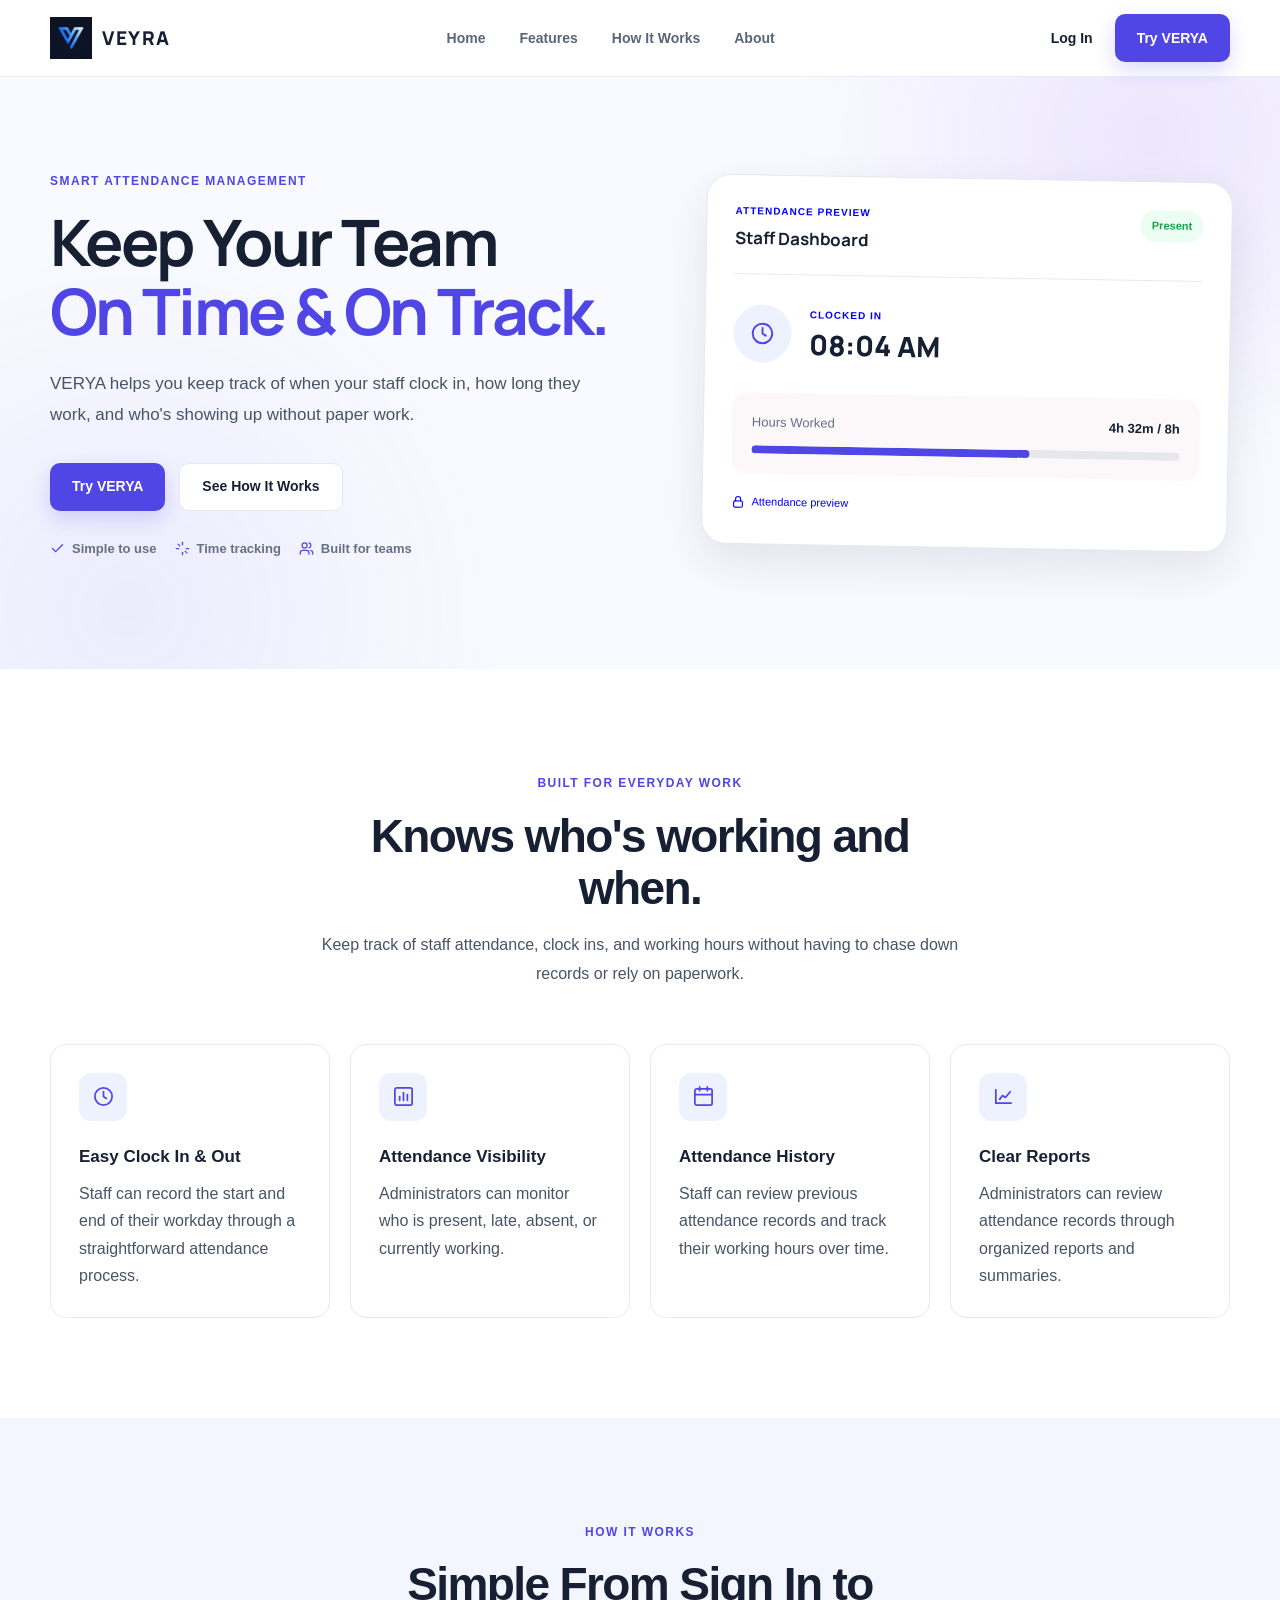
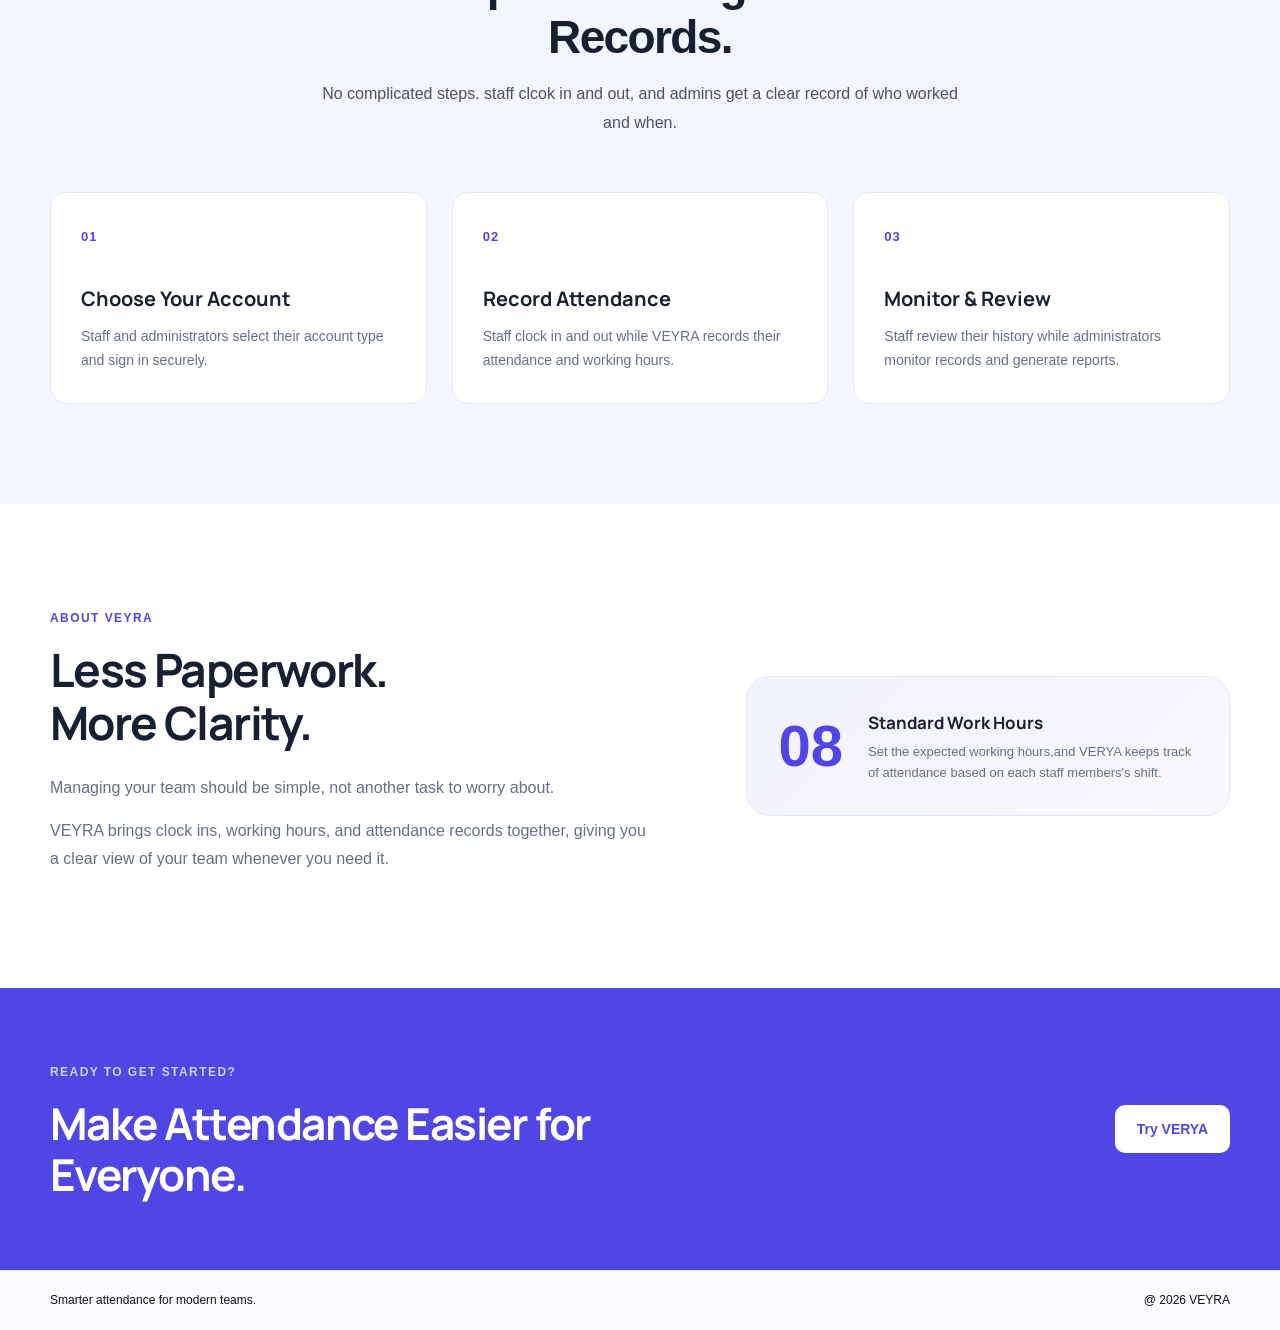
<file: index.html>
<!DOCTYPE html>
<html lang="en">

<head>
    <meta charset="UTF-8">

    <meta name="viewport" content="width=device-width, initial-scale=1.0">

    <meta name="description"
        content="VEYRA is a modern staff attendance management system for tracking attendance, working hours, and records.">

    <title>VEYRA — Smarter Attendance Management</title>

    <link rel="stylesheet" href="style.css">
</head>

<body>



    <header class="navbar">

        <div class="container nav-content">

            <a href="#home" class="logo">
                <img src="Unknown.jpeg" alt="VEYRA logo" class="logo-image">
                <span class="logo-name">VEYRA</span>

            </a>


            <nav class="nav-links">

                <a href="#home">
                    Home
                </a>

                <a href="#features">
                    Features
                </a>

                <a href="#how-it-works">
                    How It Works
                </a>

                <a href="#about">
                    About
                </a>

            </nav>


            <div class="nav-actions">

                <a href="login.html" class="login-link">
                    Log In
                </a>

                <a href="login.html" class="btn btn-primary">
                    Try VERYA
                </a>

            </div>

        </div>

    </header>



    <main>



        <section class="hero" id="home">

            <div class="container hero-content">




                <div class="hero-text">

                    <span class="eyebrow">
                        SMART ATTENDANCE MANAGEMENT
                    </span>

                    <h1>
                        Keep Your Team
                        <span>On Time & On Track.</span>
                    </h1>

                    <p>
                        VERYA helps you keep track of when your staff clock in, how long they work, and who's showing up without paper work.
                    </p>


                    <div class="hero-buttons">

                        <a href="login.html" class="btn btn-primary">
                            Try VERYA
                        </a>

                        <a href="#how-it-works" class="btn btn-secondary">
                            See How It Works
                        </a>

                    </div>


                    <div class="hero-trust">

                        <span>

                            <svg viewBox="0 0 24 24" fill="none" stroke="currentColor" stroke-width="2"
                                stroke-linecap="round" stroke-linejoin="round" aria-hidden="true">
                                <path d="M20 6L9 17l-5-5"></path>
                            </svg>

                            Simple to use

                        </span>


                        <span>

                            <svg viewBox="0 0 24 24" fill="none" stroke="currentColor" stroke-width="2"
                                stroke-linecap="round" stroke-linejoin="round" aria-hidden="true">
                                <path d="M12 2v4"></path>
                                <path d="M12 18v4"></path>
                                <path d="M4.93 4.93l2.83 2.83"></path>
                                <path d="M16.24 16.24l2.83 2.83"></path>
                                <path d="M2 12h4"></path>
                                <path d="M18 12h4"></path>
                            </svg>

                            Time tracking

                        </span>


                        <span>

                            <svg viewBox="0 0 24 24" fill="none" stroke="currentColor" stroke-width="2"
                                stroke-linecap="round" stroke-linejoin="round" aria-hidden="true">
                                <path d="M16 21v-2a4 4 0 0 0-4-4H6a4 4 0 0 0-4 4v2"></path>
                                <circle cx="9" cy="7" r="4"></circle>
                                <path d="M22 21v-2a4 4 0 0 0-3-3.87"></path>
                                <path d="M16 3.13a4 4 0 0 1 0 7.75"></path>
                            </svg>

                            Built for teams

                        </span>

                    </div>

                </div>




                <div class="hero-preview">

                    <div class="preview-card">


                        <div class="preview-header">

                            <div>

                                <span class="small-label">
                                    ATTENDANCE PREVIEW
                                </span>

                                <h3>
                                    Staff Dashboard
                                </h3>

                            </div>

                            <span class="status present">
                                Present
                            </span>

                        </div>


                        <div class="time-display">

                            <div class="clock-circle">

                                <svg viewBox="0 0 24 24" fill="none" stroke="currentColor" stroke-width="1.8"
                                    stroke-linecap="round" stroke-linejoin="round" aria-hidden="true">
                                    <circle cx="12" cy="12" r="9"></circle>

                                    <path d="M12 7v5l3 2"></path>
                                </svg>

                            </div>


                            <div>

                                <span class="small-label">
                                    CLOCKED IN
                                </span>

                                <strong>
                                    08:04 AM
                                </strong>

                            </div>

                        </div>


                        <div class="progress-section">

                            <div class="progress-info">

                                <span>
                                    Hours Worked
                                </span>

                                <strong>
                                    4h 32m / 8h
                                </strong>

                            </div>

                            <div class="progress-bar">

                                <div class="progress"></div>

                            </div>

                        </div>


                        <div class="preview-footer">

                            <span>

                                <svg viewBox="0 0 24 24" fill="none" stroke="currentColor" stroke-width="1.8"
                                    stroke-linecap="round" stroke-linejoin="round" aria-hidden="true">
                                    <rect x="5" y="11" width="14" height="10" rx="2"></rect>

                                    <path d="M8 11V8a4 4 0 0 1 8 0v3"></path>
                                </svg>

                                Attendance preview

                            </span>

                        </div>

                    </div>

                </div>

            </div>

        </section>




        <section class="features" id="features">

            <div class="container">


                <div class="section-heading">

                    <span class="eyebrow">
                        BUILT FOR EVERYDAY WORK
                    </span>

                    <h2>
                        Knows who's working and when.
                    </h2>

                    <p>
                        Keep track of staff attendance, clock ins, and working hours without having to chase down records or rely on paperwork.
                    </p>

                </div>


                <div class="feature-grid">




                    <article class="feature-card">

                        <div class="feature-icon">

                            <svg viewBox="0 0 24 24" fill="none" stroke="currentColor" stroke-width="1.8"
                                stroke-linecap="round" stroke-linejoin="round" aria-hidden="true">
                                <circle cx="12" cy="12" r="9"></circle>

                                <path d="M12 7v5l3 2"></path>

                            </svg>

                        </div>

                        <h3>
                            Easy Clock In & Out
                        </h3>

                        <p>
                            Staff can record the start and
                            end of their workday through a
                            straightforward attendance process.
                        </p>

                    </article>



                    <article class="feature-card">

                        <div class="feature-icon">

                            <svg viewBox="0 0 24 24" fill="none" stroke="currentColor" stroke-width="1.8"
                                stroke-linecap="round" stroke-linejoin="round" aria-hidden="true">
                                <rect x="3" y="3" width="18" height="18" rx="2"></rect>

                                <path d="M8 16v-4"></path>
                                <path d="M12 16V8"></path>
                                <path d="M16 16v-6"></path>

                            </svg>

                        </div>

                        <h3>
                            Attendance Visibility
                        </h3>

                        <p>
                            Administrators can monitor who is
                            present, late, absent, or currently
                            working.
                        </p>

                    </article>

                    <article class="feature-card">

                        <div class="feature-icon">

                            <svg viewBox="0 0 24 24" fill="none" stroke="currentColor" stroke-width="1.8"
                                stroke-linecap="round" stroke-linejoin="round" aria-hidden="true">
                                <rect x="3" y="4" width="18" height="17" rx="2"></rect>

                                <path d="M16 2v4"></path>
                                <path d="M8 2v4"></path>
                                <path d="M3 10h18"></path>

                            </svg>

                        </div>

                        <h3>
                            Attendance History
                        </h3>

                        <p>
                            Staff can review previous attendance
                            records and track their working hours
                            over time.
                        </p>

                    </article>




                    <article class="feature-card">

                        <div class="feature-icon">

                            <svg viewBox="0 0 24 24" fill="none" stroke="currentColor" stroke-width="1.8"
                                stroke-linecap="round" stroke-linejoin="round" aria-hidden="true">
                                <path d="M4 19V5"></path>
                                <path d="M4 19h16"></path>
                                <path d="M8 15l3-4 3 2 5-6"></path>

                            </svg>

                        </div>

                        <h3>
                            Clear Reports
                        </h3>

                        <p>
                            Administrators can review attendance
                            records through organized reports
                            and summaries.
                        </p>

                    </article>

                </div>

            </div>

        </section>




        <section class="how-it-works" id="how-it-works">

            <div class="container">


                <div class="section-heading">

                    <span class="eyebrow">
                        HOW IT WORKS
                    </span>

                    <h2>
                        Simple From Sign In to Records.
                    </h2>

                    <p>
                        No complicated steps. staff clcok in and out, and admins get a clear record of who worked and when.
                    </p>

                </div>


                <div class="steps">


                    <div class="step">

                        <span class="step-number">
                            01
                        </span>

                        <h3>
                            Choose Your Account
                        </h3>

                        <p>
                            Staff and administrators select
                            their account type and sign in
                            securely.
                        </p>

                    </div>




                    <div class="step">

                        <span class="step-number">
                            02
                        </span>

                        <h3>
                            Record Attendance
                        </h3>

                        <p>
                            Staff clock in and out while VEYRA
                            records their attendance and
                            working hours.
                        </p>

                    </div>




                    <div class="step">

                        <span class="step-number">
                            03
                        </span>

                        <h3>
                            Monitor & Review
                        </h3>

                        <p>
                            Staff review their history while
                            administrators monitor records
                            and generate reports.
                        </p>

                    </div>

                </div>

            </div>

        </section>



        <section class="about" id="about">

            <div class="container about-content">


                <div class="about-text">

                    <span class="eyebrow">
                        ABOUT VEYRA
                    </span>

                    <h2>
                        Less Paperwork.
                        <br>More Clarity.
                    </h2>

                    <p>
                        Managing your team should be simple, not another task to worry about.
                    </p>

                    <p>
                        VEYRA brings clock ins, working hours, and attendance records together, giving you a clear view of your team whenever you need it.
                    </p>

                </div>


                <div class="about-highlight">

                    <span class="highlight-number">
                        08
                    </span>

                    <div>

                        <strong>
                            Standard Work Hours
                        </strong>

                        <p>
                            Set the expected working hours,and VERYA keeps track of attendance based on each staff members's shift.
                        </p>

                    </div>

                </div>

            </div>

        </section>




        <section class="cta">

            <div class="container cta-content">

                <div>

                    <span class="eyebrow">
                        READY TO GET STARTED?
                    </span>

                    <h2>
                        Make Attendance
                        Easier for Everyone.
                    </h2>

                </div>

                <a href="login.html" class="btn btn-primary">
                   Try VERYA
                </a>

            </div>

        </section>

    </main>



    <footer class="footer">

        <div class="container footer-content">

            <!-- <div class="logo">


                <span class="logo-name">
                    VEYRA
                </span>

            </div> -->

            <p>
                Smarter attendance for modern teams.
            </p>

            <span>
                @ 2026 VEYRA 
            </span>

        </div>

    </footer>


    <script src="script.js"></script>

</body>

</html>
</file>
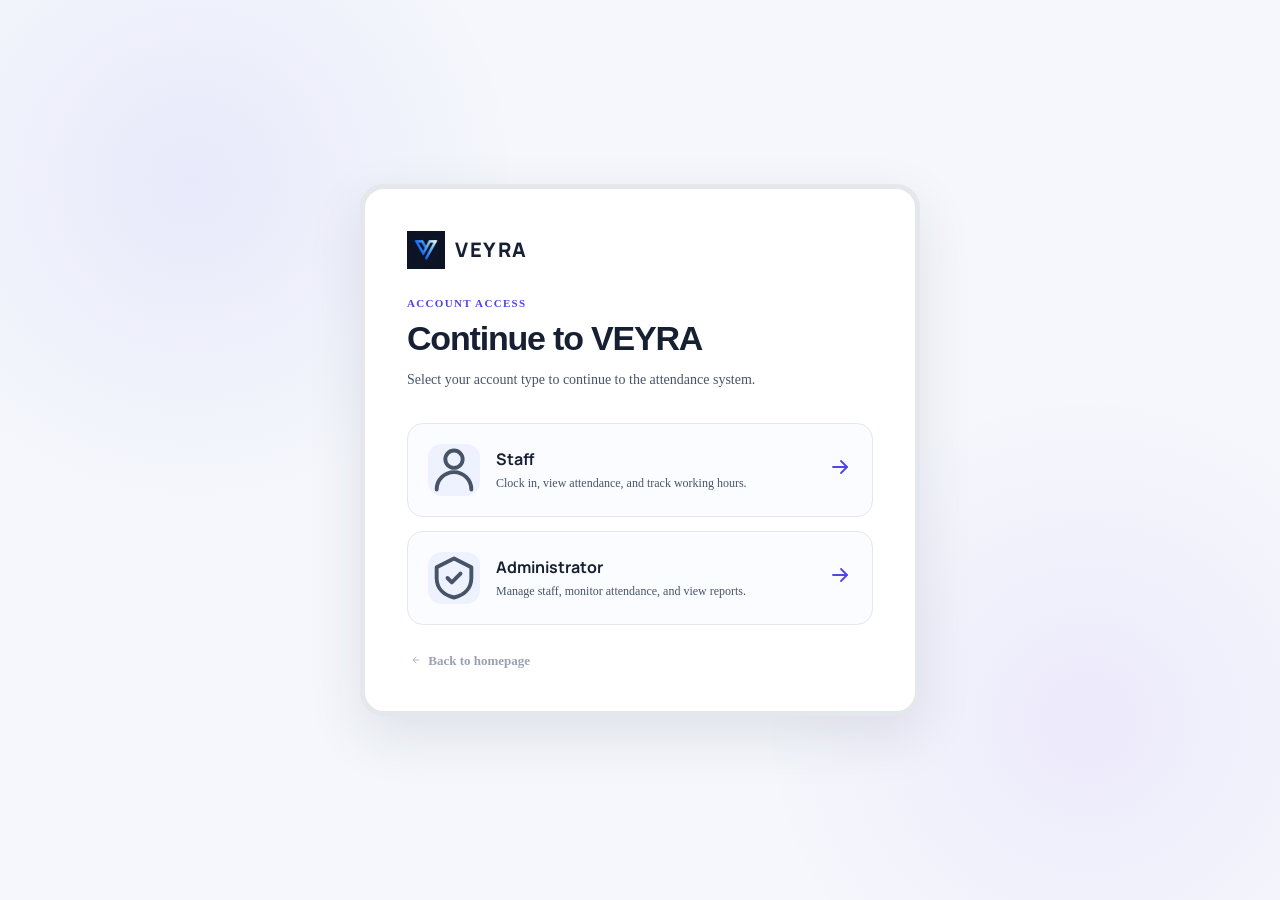
<file: admin-attendance.html>
<!DOCTYPE html>
<html lang="en">

<head>
    <meta charset="UTF-8">
    <meta name="viewport" content="width=device-width, initial-scale=1.0">

    <meta
        name="description"
        content="VEYRA admin attendance records."
    >

    <title>VEYRA — Attendance</title>

    <link rel="stylesheet" href="admin.css">
</head>

<body>

    <div class="admin-layout">

      
        <aside class="admin-sidebar">

            <a href="index.html" class="admin-logo">

               <img src="Unknown.jpeg" alt="VEYRA logo" class="logo-image">
<span class="logo-name">VEYRA</span>

            </a>


            <nav class="admin-nav">

                
                <a
                    href="admin-dashboard.html"
                    class="admin-nav-item"
                >

                    <span class="nav-icon" aria-hidden="true">
                        <svg
                            width="19"
                            height="19"
                            viewBox="0 0 24 24"
                            fill="none"
                            stroke="currentColor"
                            stroke-width="1.8"
                            stroke-linecap="round"
                            stroke-linejoin="round"
                        >
                            <rect x="3" y="3" width="7" height="7"></rect>
                            <rect x="14" y="3" width="7" height="7"></rect>
                            <rect x="3" y="14" width="7" height="7"></rect>
                            <rect x="14" y="14" width="7" height="7"></rect>
                        </svg>
                    </span>

                    Dashboard

                </a>

                <a
                    href="admin-attendance.html"
                    class="admin-nav-item active"
                >

                    <span class="nav-icon" aria-hidden="true">
                        <svg
                            width="19"
                            height="19"
                            viewBox="0 0 24 24"
                            fill="none"
                            stroke="currentColor"
                            stroke-width="1.8"
                            stroke-linecap="round"
                            stroke-linejoin="round"
                        >
                            <circle cx="12" cy="12" r="8.5"></circle>
                            <path d="M12 7v5l3 2"></path>
                        </svg>
                    </span>

                    Attendance

                </a>

                <a
                    href="admin-staff.html"
                    class="admin-nav-item"
                >

                    <span class="nav-icon" aria-hidden="true">
                        <svg
                            width="19"
                            height="19"
                            viewBox="0 0 24 24"
                            fill="none"
                            stroke="currentColor"
                            stroke-width="1.8"
                            stroke-linecap="round"
                            stroke-linejoin="round"
                        >
                            <circle cx="12" cy="8" r="3.5"></circle>
                            <path d="M5 20c.8-3.4 3.2-5 7-5s6.2 1.6 7 5"></path>
                        </svg>
                    </span>

                    Staff

                </a>


               
                <a
                    href="admin-reports.html"
                    class="admin-nav-item"
                >

                    <span class="nav-icon" aria-hidden="true">
                        <svg
                            width="19"
                            height="19"
                            viewBox="0 0 24 24"
                            fill="none"
                            stroke="currentColor"
                            stroke-width="1.8"
                            stroke-linecap="round"
                            stroke-linejoin="round"
                        >
                            <path d="M4 19V5"></path>
                            <path d="M4 19h16"></path>
                            <path d="M7 16v-4"></path>
                            <path d="M11 16V8"></path>
                            <path d="M15 16v-6"></path>
                            <path d="M19 16V7"></path>
                        </svg>
                    </span>

                    Reports

                </a>


                
                <a
                    href="admin-settings.html"
                    class="admin-nav-item"
                >

                    <span class="nav-icon" aria-hidden="true">
                        <svg
                            width="19"
                            height="19"
                            viewBox="0 0 24 24"
                            fill="none"
                            stroke="currentColor"
                            stroke-width="1.8"
                            stroke-linecap="round"
                            stroke-linejoin="round"
                        >
                            <circle cx="12" cy="12" r="3"></circle>
                            <path d="M19.4 15a1.7 1.7 0 0 0 .3 1.9l.1.1-1.7 1.7-.1-.1a1.7 1.7 0 0 0-1.9-.3 1.7 1.7 0 0 0-1 1.5V20h-2.4v-.2a1.7 1.7 0 0 0-1-1.5 1.7 1.7 0 0 0-1.9.3l-.1.1L7 17l.1-.1A1.7 1.7 0 0 0 7.4 15a1.7 1.7 0 0 0-1.5-1H5.7v-2.4h.2a1.7 1.7 0 0 0 1.5-1 1.7 1.7 0 0 0-.3-1.9L7 8.6l1.7-1.7.1.1a1.7 1.7 0 0 0 1.9.3 1.7 1.7 0 0 0 1-1.5V5.6h2.4v.2a1.7 1.7 0 0 0 1 1.5 1.7 1.7 0 0 0 1.9-.3l.1-.1L19 8.6l-.1.1a1.7 1.7 0 0 0-.3 1.9 1.7 1.7 0 0 0 1.5 1h.2V13h-.2a1.7 1.7 0 0 0-1.5 1Z"></path>
                        </svg>
                    </span>

                    Settings

                </a>

            </nav>


            <div class="admin-sidebar-bottom">

                <a
                    href="login.html"
                    class="admin-logout"
                >

                    <span class="nav-icon" aria-hidden="true">
                        <svg
                            width="19"
                            height="19"
                            viewBox="0 0 24 24"
                            fill="none"
                            stroke="currentColor"
                            stroke-width="1.8"
                            stroke-linecap="round"
                            stroke-linejoin="round"
                        >
                            <path d="M10 17l5-5-5-5"></path>
                            <path d="M15 12H3"></path>
                            <path d="M20 4v16"></path>
                        </svg>
                    </span>

                    Log Out

                </a>

            </div>

        </aside>

        <main class="admin-main">

            <header class="admin-header">

                <div>

                    <p class="admin-eyebrow">
                        ATTENDANCE
                    </p>

                    <h1>
                        Attendance Records
                    </h1>

                    <p class="admin-header-description">
                        View and monitor staff attendance activity.
                    </p>

                </div>

                <div class="admin-date">

                    <span>
                        TODAY
                    </span>

                    <strong id="attendanceCurrentDate">
                        Loading...
                    </strong>

                </div>

            </header>



            <section class="admin-stats">

                <article class="admin-stat-card">

                    <div class="stat-card-header">

                        <span class="stat-label">
                            TOTAL RECORDS
                        </span>

                        <span class="stat-icon" aria-hidden="true">
                            <svg
                                width="19"
                                height="19"
                                viewBox="0 0 24 24"
                                fill="none"
                                stroke="currentColor"
                                stroke-width="1.8"
                                stroke-linecap="round"
                                stroke-linejoin="round"
                            >
                                <path d="M6 3h12v18H6z"></path>
                                <path d="M9 7h6"></path>
                                <path d="M9 11h6"></path>
                                <path d="M9 15h4"></path>
                            </svg>
                        </span>

                    </div>

                    <strong
                        class="stat-number"
                        id="attendanceTotalRecords"
                    >
                        0
                    </strong>

                    <p>
                        Attendance records
                    </p>

                </article>


                <article class="admin-stat-card">

                    <div class="stat-card-header">

                        <span class="stat-label">
                            PRESENT
                        </span>

                        <span class="stat-icon" aria-hidden="true">
                            <svg
                                width="19"
                                height="19"
                                viewBox="0 0 24 24"
                                fill="none"
                                stroke="currentColor"
                                stroke-width="1.8"
                                stroke-linecap="round"
                                stroke-linejoin="round"
                            >
                                <circle cx="12" cy="12" r="9"></circle>
                                <path d="m8 12 2.5 2.5L16 9"></path>
                            </svg>
                        </span>

                    </div>

                    <strong
                        class="stat-number"
                        id="attendancePresent"
                    >
                        0
                    </strong>

                    <p>
                        Staff present today
                    </p>

                </article>


                <article class="admin-stat-card">

                    <div class="stat-card-header">

                        <span class="stat-label">
                            LATE
                        </span>

                        <span class="stat-icon" aria-hidden="true">
                            <svg
                                width="19"
                                height="19"
                                viewBox="0 0 24 24"
                                fill="none"
                                stroke="currentColor"
                                stroke-width="1.8"
                                stroke-linecap="round"
                                stroke-linejoin="round"
                            >
                                <circle cx="12" cy="12" r="9"></circle>
                                <path d="M12 7v5l3 2"></path>
                            </svg>
                        </span>

                    </div>

                    <strong
                        class="stat-number"
                        id="attendanceLate"
                    >
                        0
                    </strong>

                    <p>
                        Staff who arrived late
                    </p>

                </article>


                <article class="admin-stat-card">

                    <div class="stat-card-header">

                        <span class="stat-label">
                            COMPLETED
                        </span>

                        <span class="stat-icon" aria-hidden="true">
                            <svg
                                width="19"
                                height="19"
                                viewBox="0 0 24 24"
                                fill="none"
                                stroke="currentColor"
                                stroke-width="1.8"
                                stroke-linecap="round"
                                stroke-linejoin="round"
                            >
                                <path d="M5 12.5 9.5 17 19 7"></path>
                            </svg>
                        </span>

                    </div>

                    <strong
                        class="stat-number"
                        id="attendanceCompleted"
                    >
                        0
                    </strong>

                    <p>
                        Shifts with clock out
                    </p>

                </article>

            </section>


            
            <section class="admin-section">

                <div class="admin-section-heading">

                    <div>

                        <p class="admin-section-label">
                            STAFF ACTIVITY
                        </p>

                        <h2>
                            Today's Attendance
                        </h2>

                    </div>

                </div>


                <div class="admin-table-container">

                    <table class="admin-table">

                        <thead>

                            <tr>

                                <th>
                                    Staff
                                </th>

                                <th>
                                    Staff ID
                                </th>

                                <th>
                                    Department
                                </th>

                                <th>
                                    Date
                                </th>

                                <th>
                                    Clock In
                                </th>

                                <th>
                                    Clock Out
                                </th>

                                <th>
                                    Status
                                </th>

                            </tr>

                        </thead>


                        <tbody id="adminAttendanceRecordsTable">

                            <tr>

                                <td
                                    colspan="7"
                                    class="empty-table"
                                >
                                    No attendance records yet.
                                </td>

                            </tr>

                        </tbody>

                    </table>

                </div>

            </section>

        </main>

    </div>


    <script src="script.js"></script>

</body>

</html>
</file>
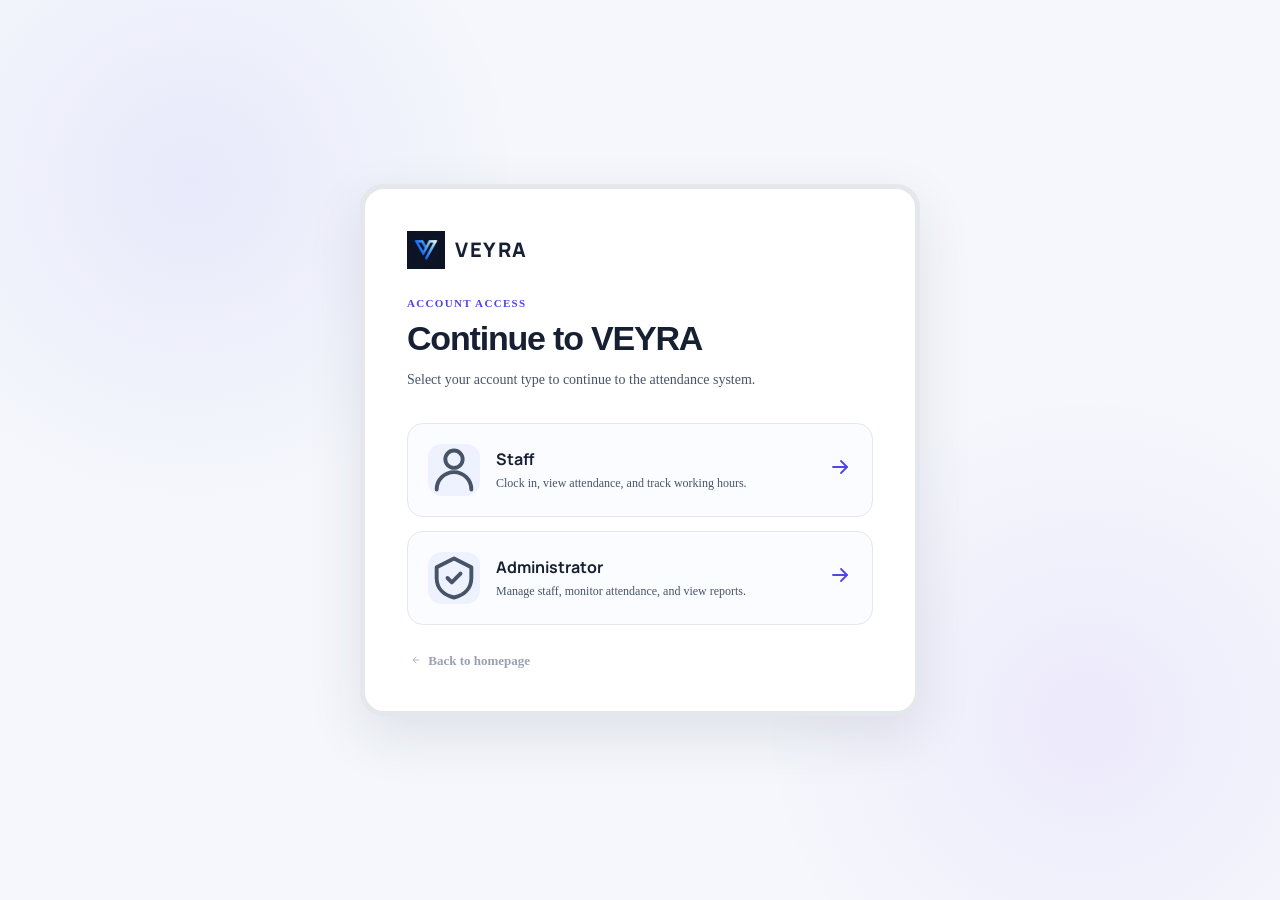
<file: admin-dashboard.html>
<!DOCTYPE html>
<html lang="en">

<head>

    <meta charset="UTF-8">

    <meta name="viewport" content="width=device-width, initial-scale=1.0">

    <meta name="description" content="VEYRA admin attendance dashboard.">

    <title>VEYRA — Admin Dashboard</title>

    <link rel="stylesheet" href="admin.css">

</head>


<body>

    <div class="admin-layout">




        <aside class="admin-sidebar">

            <a href="index.html" class="admin-logo" aria-label="VEYRA home">

                <img src="Unknown.jpeg" alt="VEYRA logo" class="logo-image">
                <span class="logo-name">VEYRA</span>

            </a>


            <nav class="admin-nav" aria-label="Admin navigation">


                <a href="admin-dashboard.html" class="admin-nav-item active">

                    <span class="nav-icon" aria-hidden="true">

                        <svg viewBox="0 0 24 24" width="19" height="19" fill="none" stroke="currentColor"
                            stroke-width="1.8" stroke-linecap="round" stroke-linejoin="round">
                            <rect x="3" y="3" width="7" height="7" rx="1" />

                            <rect x="14" y="3" width="7" height="7" rx="1" />

                            <rect x="3" y="14" width="7" height="7" rx="1" />

                            <rect x="14" y="14" width="7" height="7" rx="1" />
                        </svg>

                    </span>

                    <span>
                        Dashboard
                    </span>

                </a>




                <a href="admin-attendance.html" class="admin-nav-item">

                    <span class="nav-icon" aria-hidden="true">

                        <svg viewBox="0 0 24 24" width="19" height="19" fill="none" stroke="currentColor"
                            stroke-width="1.8" stroke-linecap="round" stroke-linejoin="round">
                            <circle cx="12" cy="12" r="9" />

                            <path d="M12 7v5l3 2" />
                        </svg>

                    </span>

                    <span>
                        Attendance
                    </span>

                </a>



                <a href="admin-staff.html" class="admin-nav-item">

                    <span class="nav-icon" aria-hidden="true">

                        <svg viewBox="0 0 24 24" width="19" height="19" fill="none" stroke="currentColor"
                            stroke-width="1.8" stroke-linecap="round" stroke-linejoin="round">
                            <path d="M16 21v-2a4 4 0 0 0-4-4H6a4 4 0 0 0-4 4v2" />

                            <circle cx="9" cy="7" r="4" />

                            <path d="M22 21v-2a4 4 0 0 0-3-3.87" />

                            <path d="M16 3.13a4 4 0 0 1 0 7.75" />
                        </svg>

                    </span>

                    <span>
                        Staff
                    </span>

                </a>




                <a href="admin-reports.html" class="admin-nav-item">

                    <span class="nav-icon" aria-hidden="true">

                        <svg viewBox="0 0 24 24" width="19" height="19" fill="none" stroke="currentColor"
                            stroke-width="1.8" stroke-linecap="round" stroke-linejoin="round">
                            <path d="M4 19V5" />

                            <path d="M4 19h16" />

                            <path d="M8 16v-5" />

                            <path d="M12 16V8" />

                            <path d="M16 16v-7" />

                            <path d="M20 16v-3" />
                        </svg>

                    </span>

                    <span>
                        Reports
                    </span>

                </a>




                <a href="admin-settings.html" class="admin-nav-item">

                    <span class="nav-icon" aria-hidden="true">

                        <svg viewBox="0 0 24 24" width="19" height="19" fill="none" stroke="currentColor"
                            stroke-width="1.8" stroke-linecap="round" stroke-linejoin="round">
                            <circle cx="12" cy="12" r="3" />

                            <path
                                d="M19.4 15a1.7 1.7 0 0 0 .34 1.88l.06.06-1.7 1.7-.06-.06a1.7 1.7 0 0 0-1.88-.34 1.7 1.7 0 0 0-1.03 1.56V20h-2.4v-.2a1.7 1.7 0 0 0-1.03-1.56 1.7 1.7 0 0 0-1.88.34l-.06.06-1.7-1.7.06-.06A1.7 1.7 0 0 0 8.46 15a1.7 1.7 0 0 0-1.56-1.03H6v-2.4h.9A1.7 1.7 0 0 0 8.46 10a1.7 1.7 0 0 0-.34-1.88l-.06-.06 1.7-1.7.06.06a1.7 1.7 0 0 0 1.88.34A1.7 1.7 0 0 0 12.73 5.2V5h2.4v.2a1.7 1.7 0 0 0 1.03 1.56 1.7 1.7 0 0 0 1.88-.34l.06-.06 1.7 1.7-.06.06A1.7 1.7 0 0 0 19.4 10a1.7 1.7 0 0 0 1.56 1.03h.2v2.4h-.2A1.7 1.7 0 0 0 19.4 15z" />
                        </svg>

                    </span>

                    <span>
                        Settings
                    </span>

                </a>

            </nav>


            <div class="admin-sidebar-bottom">

                <a href="login.html" class="admin-logout">

                    <span class="nav-icon" aria-hidden="true">
                        <svg width="19" height="19" viewBox="0 0 24 24" fill="none" stroke="currentColor"
                            stroke-width="1.8" stroke-linecap="round" stroke-linejoin="round">
                            <path d="M10 17l5-5-5-5"></path>
                            <path d="M15 12H3"></path>
                            <path d="M20 4v16"></path>
                        </svg>
                    </span>

                    <span>
                        Log Out
                    </span>

                </a>

            </div>

        </aside>



        <main class="admin-main">



            <header class="admin-header">

                <div>

                    <p class="admin-eyebrow">
                        ADMIN DASHBOARD
                    </p>

                    <h1>
                        ADMIN
                    </h1>

                    <p class="admin-header-description">
                        Monitor staff attendance and manage daily activity from one place.
                    </p>

                </div>


                <div class="admin-date">

                    <span>
                        TODAY
                    </span>

                    <strong id="adminCurrentDate">
                        Loading...
                    </strong>

                </div>

            </header>


            <section class="admin-stats" aria-label="Attendance statistics">




                <article class="admin-stat-card">

                    <div class="stat-card-header">

                        <span class="stat-label">
                            TOTAL STAFF
                        </span>

                        <span class="stat-icon" aria-hidden="true">

                            <svg viewBox="0 0 24 24" width="20" height="20" fill="none" stroke="currentColor"
                                stroke-width="1.8" stroke-linecap="round" stroke-linejoin="round">
                                <path d="M16 21v-2a4 4 0 0 0-4-4H6a4 4 0 0 0-4 4v2" />

                                <circle cx="9" cy="7" r="4" />

                                <path d="M22 21v-2a4 4 0 0 0-3-3.87" />

                                <path d="M16 3.13a4 4 0 0 1 0 7.75" />
                            </svg>

                        </span>

                    </div>


                    <strong class="stat-number" id="totalStaff">
                        0
                    </strong>


                    <p>
                        Registered staff members
                    </p>

                </article>





                <article class="admin-stat-card">

                    <div class="stat-card-header">

                        <span class="stat-label">
                            PRESENT TODAY
                        </span>

                        <span class="stat-icon" aria-hidden="true">

                            <svg viewBox="0 0 24 24" width="20" height="20" fill="none" stroke="currentColor"
                                stroke-width="1.8" stroke-linecap="round" stroke-linejoin="round">
                                <path d="M5 12l4 4L19 6" />
                            </svg>

                        </span>

                    </div>


                    <strong class="stat-number" id="presentToday">
                        0
                    </strong>


                    <p>
                        Staff who have clocked in
                    </p>

                </article>



                <article class="admin-stat-card">

                    <div class="stat-card-header">

                        <span class="stat-label">
                            ABSENT TODAY
                        </span>

                        <span class="stat-icon" aria-hidden="true">

                            <svg viewBox="0 0 24 24" width="20" height="20" fill="none" stroke="currentColor"
                                stroke-width="1.8" stroke-linecap="round" stroke-linejoin="round">
                                <circle cx="12" cy="12" r="9" />

                                <path d="M8 12h8" />
                            </svg>

                        </span>

                    </div>


                    <strong class="stat-number" id="absentToday">
                        0
                    </strong>


                    <p>
                        Staff who haven't clocked in
                    </p>

                </article>



               

                <article class="admin-stat-card">

                    <div class="stat-card-header">

                        <span class="stat-label">
                            LATE TODAY
                        </span>

                        <span class="stat-icon" aria-hidden="true">

                            <svg viewBox="0 0 24 24" width="20" height="20" fill="none" stroke="currentColor"
                                stroke-width="1.8" stroke-linecap="round" stroke-linejoin="round">
                                <circle cx="12" cy="12" r="9" />

                                <path d="M12 7v5l3 2" />
                            </svg>

                        </span>

                    </div>


                    <strong class="stat-number" id="lateToday">
                        0
                    </strong>


                    <p>
                        Staff who arrived late
                    </p>

                </article>


            </section>



            

            <section class="admin-section">


                <div class="admin-section-heading">

                    <div>

                        <p class="admin-section-label">
                            TODAY'S ATTENDANCE
                        </p>

                        <h2>
                            Attendance overview
                        </h2>

                    </div>


                    <a href="admin-attendance.html" class="admin-view-link">
                        View all
                        <span aria-hidden="true"></span>
                    </a>

                </div>



                <div class="admin-table-container">

                    <table class="admin-table">

                        <thead>

                            <tr>

                                <th>
                                    Staff
                                </th>

                                <th>
                                    Staff ID
                                </th>

                                <th>
                                    Department
                                </th>

                                <th>
                                    Clock In
                                </th>

                                <th>
                                    Clock Out
                                </th>

                                <th>
                                    Status
                                </th>

                            </tr>

                        </thead>


                        <tbody id="adminAttendanceTable">

                            <tr>

                                <td colspan="6" class="empty-table">

                                    No attendance recorded yet.

                                </td>

                            </tr>

                        </tbody>

                    </table>

                </div>

            </section>


            <section class="admin-section">


                <div class="admin-section-heading">

                    <div>

                        <p class="admin-section-label">
                            QUICK ACTIONS
                        </p>

                        <h2>
                            Manage VEYRA
                        </h2>

                    </div>

                </div>


                <div class="admin-quick-actions">



                    <a href="admin-staff.html" class="admin-action-card">

                        <span class="action-icon" aria-hidden="true">

                            <svg viewBox="0 0 24 24" width="21" height="21" fill="none" stroke="currentColor"
                                stroke-width="1.8" stroke-linecap="round" stroke-linejoin="round">
                                <circle cx="9" cy="7" r="4" />

                                <path d="M3 21v-2a6 6 0 0 1 12 0v2" />

                                <path d="M19 8v6" />

                                <path d="M16 11h6" />
                            </svg>

                        </span>


                        <div>

                            <strong>
                                Add Staff
                            </strong>

                            <p>
                                Register a new staff member
                            </p>

                        </div>


                        <span class="action-arrow" aria-hidden="true">
                            →
                        </span>

                    </a>



                    

                    <a href="admin-attendance.html" class="admin-action-card">

                        <span class="action-icon" aria-hidden="true">

                            <svg viewBox="0 0 24 24" width="21" height="21" fill="none" stroke="currentColor"
                                stroke-width="1.8" stroke-linecap="round" stroke-linejoin="round">
                                <circle cx="12" cy="12" r="9" />

                                <path d="M12 7v5l3 2" />
                            </svg>

                        </span>


                        <div>

                            <strong>
                                View Attendance
                            </strong>

                            <p>
                                Review today's attendance
                            </p>

                        </div>


                        <span class="action-arrow" aria-hidden="true">
                            →
                        </span>

                    </a>



                    

                    <a href="admin-reports.html" class="admin-action-card">

                        <span class="action-icon" aria-hidden="true">

                            <svg viewBox="0 0 24 24" width="21" height="21" fill="none" stroke="currentColor"
                                stroke-width="1.8" stroke-linecap="round" stroke-linejoin="round">
                                <path d="M4 19V5" />

                                <path d="M4 19h16" />

                                <path d="M8 16v-5" />

                                <path d="M12 16V8" />

                                <path d="M16 16v-7" />

                                <path d="M20 16v-3" />
                            </svg>

                        </span>


                        <div>

                            <strong>
                                Reports
                            </strong>

                            <p>
                                View attendance reports
                            </p>

                        </div>


                        <span class="action-arrow" aria-hidden="true">
                            →
                        </span>

                    </a>


                </div>

            </section>


        </main>

    </div>


    <script src="script.js"></script>

</body>

</html>
</file>
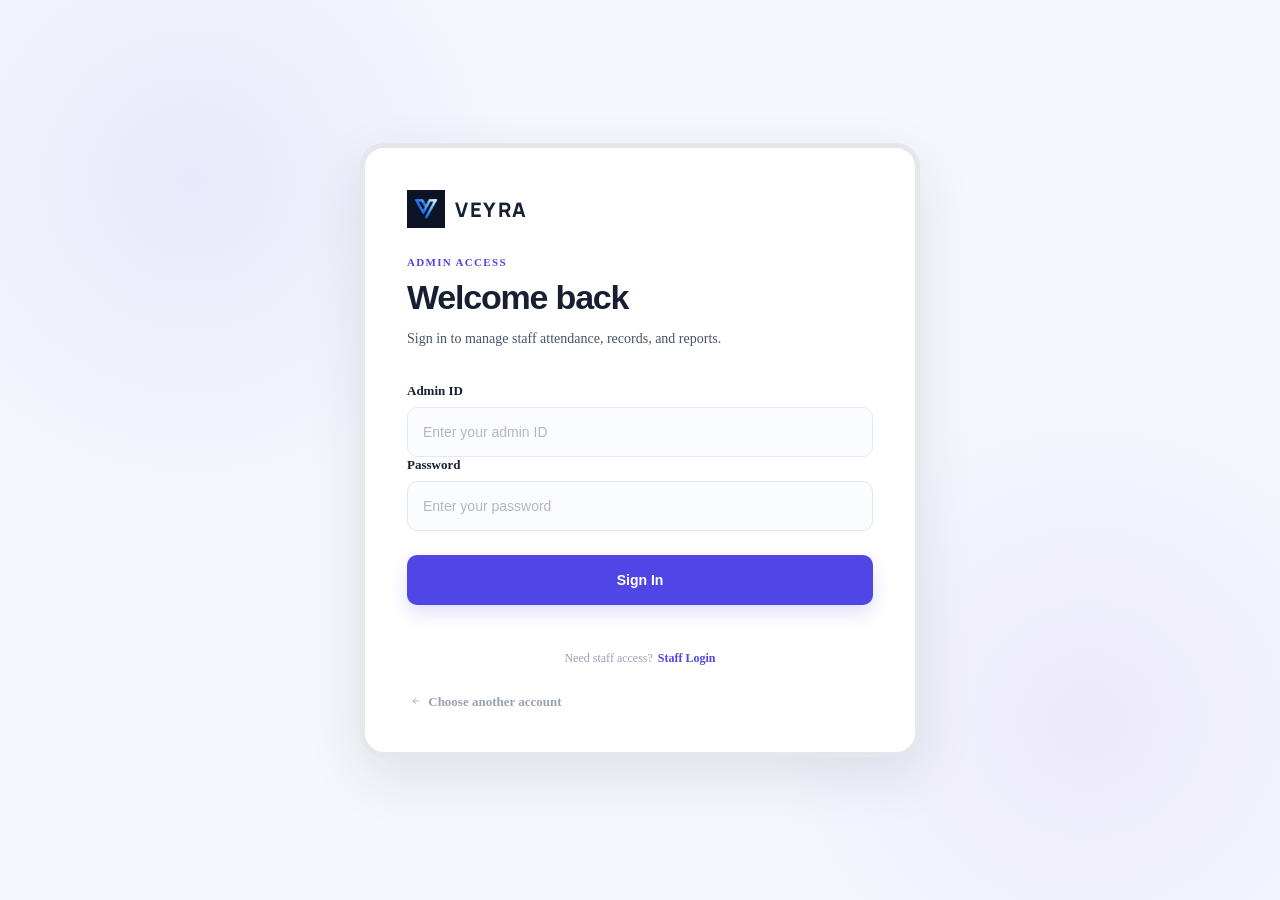
<file: admin-login.html>
<!DOCTYPE html>
<html lang="en">

<head>
    <meta charset="UTF-8">

    <meta name="viewport" content="width=device-width, initial-scale=1.0">

    <meta name="description" content="Sign in to your VEYRA administrator account.">

    <title>VEYRA — Admin Login</title>

    <link rel="stylesheet" href="login.css">
</head>

<body>

    <main class="login-page">

        <div class="login-container">


            <a href="index.html" class="logo login-logo">
                <img src="Unknown.jpeg" alt="VEYRA logo" class="logo-image">
                <span class="logo-name">VEYRA</span>

            </a>



            <div class="login-heading">

                <span class="eyebrow">
                    ADMIN ACCESS
                </span>

                <h1>
                    Welcome back
                </h1>

                <p>
                    Sign in to manage staff attendance,
                    records, and reports.
                </p>

            </div>




            <form id="adminLoginForm" class="login-form">



                <div class="form-group">

                    <label for="adminId">
                        Admin ID
                    </label>

                    <input type="text" id="adminId" name="adminId" placeholder="Enter your admin ID"
                        autocomplete="username" required>

                </div>


                <div class="form-group">

                    <label for="adminPassword">
                        Password
                    </label>

                    <input type="password" id="adminPassword" name="password" placeholder="Enter your password"
                        autocomplete="current-password" required>

                </div>





                <button type="submit" class="login-submit">
                    Sign In
                </button>




                <p id="adminLoginMessage" class="login-message" role="alert"></p>

            </form>




            <div class="switch-login">

                <span>
                    Need staff access?
                </span>

                <a href="staff-login.html">
                    Staff Login
                </a>

            </div>




            <a href="login.html" class="back-link">

                <svg viewBox="0 0 24 24" fill="none" stroke="currentColor" stroke-width="1.8" stroke-linecap="round"
                    stroke-linejoin="round" aria-hidden="true">
                    <path d="M19 12H5"></path>
                    <path d="M12 19l-7-7 7-7"></path>
                </svg>

                <span>
                    Choose another account
                </span>

            </a>

        </div>

    </main>


    <script src="script.js"></script>

</body>

</html>
</file>
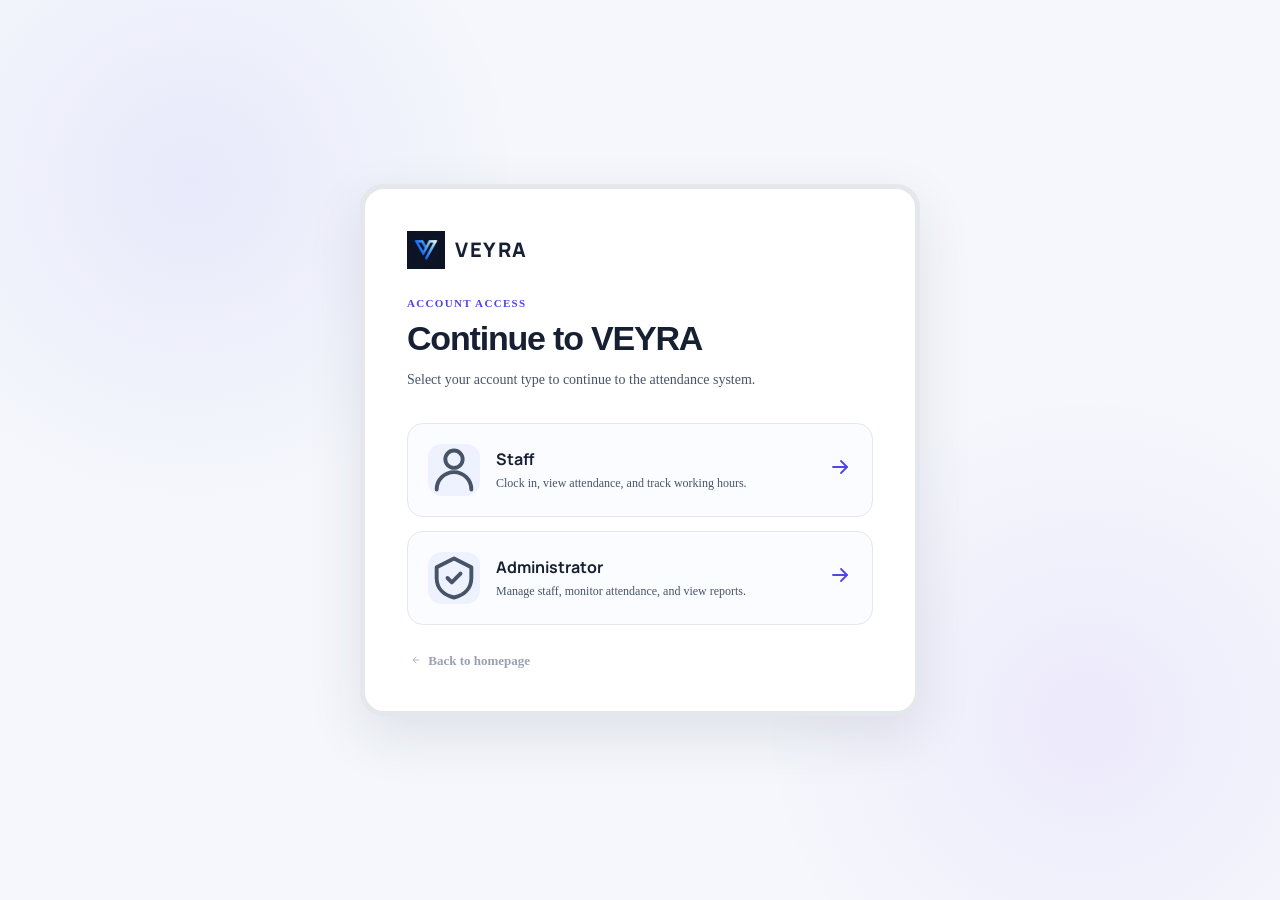
<file: admin-reports.html>
<!DOCTYPE html>
<html lang="en">

<head>
    <meta charset="UTF-8">
    <meta name="viewport" content="width=device-width, initial-scale=1.0">

    <title>VEYRA — Reports</title>

    <link rel="stylesheet" href="admin.css">
</head>

<body>

    <div class="admin-layout">

        
        <aside class="admin-sidebar">

            <a href="index.html" class="admin-logo">

               <img src="Unknown.jpeg" alt="VEYRA logo" class="logo-image">
<span class="logo-name">VEYRA</span>

            </a>


            <nav class="admin-nav">


                <a
                    href="admin-dashboard.html"
                    class="admin-nav-item"
                >

                    <span class="nav-icon" aria-hidden="true">
                        <svg
                            width="19"
                            height="19"
                            viewBox="0 0 24 24"
                            fill="none"
                            stroke="currentColor"
                            stroke-width="1.8"
                            stroke-linecap="round"
                            stroke-linejoin="round"
                        >
                            <rect x="3" y="3" width="7" height="7"></rect>
                            <rect x="14" y="3" width="7" height="7"></rect>
                            <rect x="3" y="14" width="7" height="7"></rect>
                            <rect x="14" y="14" width="7" height="7"></rect>
                        </svg>
                    </span>

                    Dashboard

                </a>


                
                <a
                    href="admin-attendance.html"
                    class="admin-nav-item"
                >

                    <span class="nav-icon" aria-hidden="true">
                        <svg
                            width="19"
                            height="19"
                            viewBox="0 0 24 24"
                            fill="none"
                            stroke="currentColor"
                            stroke-width="1.8"
                            stroke-linecap="round"
                            stroke-linejoin="round"
                        >
                            <circle cx="12" cy="12" r="8.5"></circle>
                            <path d="M12 7v5l3 2"></path>
                        </svg>
                    </span>

                    Attendance

                </a>


                
                <a
                    href="admin-staff.html"
                    class="admin-nav-item"
                >

                    <span class="nav-icon" aria-hidden="true">
                        <svg
                            width="19"
                            height="19"
                            viewBox="0 0 24 24"
                            fill="none"
                            stroke="currentColor"
                            stroke-width="1.8"
                            stroke-linecap="round"
                            stroke-linejoin="round"
                        >
                            <circle cx="12" cy="8" r="3.5"></circle>
                            <path d="M5 20c.8-3.4 3.2-5 7-5s6.2 1.6 7 5"></path>
                        </svg>
                    </span>

                    Staff

                </a>


                
                <a
                    href="admin-reports.html"
                    class="admin-nav-item active"
                >

                    <span class="nav-icon" aria-hidden="true">
                        <svg
                            width="19"
                            height="19"
                            viewBox="0 0 24 24"
                            fill="none"
                            stroke="currentColor"
                            stroke-width="1.8"
                            stroke-linecap="round"
                            stroke-linejoin="round"
                        >
                            <path d="M4 19V5"></path>
                            <path d="M4 19h16"></path>
                            <path d="M7 16v-4"></path>
                            <path d="M11 16V8"></path>
                            <path d="M15 16v-6"></path>
                            <path d="M19 16V7"></path>
                        </svg>
                    </span>

                    Reports

                </a>


               
                <a
                    href="admin-settings.html"
                    class="admin-nav-item"
                >

                    <span class="nav-icon" aria-hidden="true">
                        <svg
                            width="19"
                            height="19"
                            viewBox="0 0 24 24"
                            fill="none"
                            stroke="currentColor"
                            stroke-width="1.8"
                            stroke-linecap="round"
                            stroke-linejoin="round"
                        >
                            <circle cx="12" cy="12" r="3"></circle>
                            <path d="M19.4 15a1.7 1.7 0 0 0 .3 1.9l.1.1-1.7 1.7-.1-.1a1.7 1.7 0 0 0-1.9-.3 1.7 1.7 0 0 0-1 1.5V20h-2.4v-.2a1.7 1.7 0 0 0-1-1.5 1.7 1.7 0 0 0-1.9.3l-.1.1L7 17l.1-.1A1.7 1.7 0 0 0 7.4 15a1.7 1.7 0 0 0-1.5-1H5.7v-2.4h.2a1.7 1.7 0 0 0 1.5-1 1.7 1.7 0 0 0-.3-1.9L7 8.6l1.7-1.7.1.1a1.7 1.7 0 0 0 1.9.3 1.7 1.7 0 0 0 1.9-1.5V5.6h2.4v.2a1.7 1.7 0 0 0 1 1.5 1.7 1.7 0 0 0 1.9-.3l.1-.1L19 8.6l-.1.1a1.7 1.7 0 0 0-.3 1.9 1.7 1.7 0 0 0 1.5 1h.2V13h-.2a1.7 1.7 0 0 0-1.5 1Z"></path>
                        </svg>
                    </span>

                    Settings

                </a>

            </nav>


            <div class="admin-sidebar-bottom">

                <a
                    href="login.html"
                    class="admin-logout"
                >

                    <span class="nav-icon" aria-hidden="true">
                        <svg
                            width="19"
                            height="19"
                            viewBox="0 0 24 24"
                            fill="none"
                            stroke="currentColor"
                            stroke-width="1.8"
                            stroke-linecap="round"
                            stroke-linejoin="round"
                        >
                            <path d="M10 17l5-5-5-5"></path>
                            <path d="M15 12H3"></path>
                            <path d="M20 4v16"></path>
                        </svg>
                    </span>

                    Log Out

                </a>

            </div>

        </aside>


        <main class="admin-main">

            
            <header class="admin-header">

                <div>

                    <p class="admin-eyebrow">
                        REPORTS
                    </p>

                    <h1>
                        Attendance Reports
                    </h1>

                    <p class="admin-header-description">
                        Review attendance performance and staff records.
                    </p>

                </div>


                <div class="admin-date">

                    <span>
                        TODAY
                    </span>

                    <strong id="reportsCurrentDate">
                        Loading...
                    </strong>

                </div>

            </header>


          
            <section class="admin-section">

                <div class="admin-section-header">

                    <div>

                    
                    <h1>
                            Staff Attendance Overview
                        </h1>

                    </div>

                </div>


                <div class="admin-table-wrapper">

                    <table class="admin-table">

                        <thead>

                            <tr>

                                <th>
                                    Staff
                                </th>

                                <th>
                                    Staff ID
                                </th>

                                <th>
                                    Department
                                </th>

                                <th>
                                    Days Present
                                </th>

                                <th>
                                    Late Days
                                </th>

                            </tr>

                        </thead>


                        <tbody id="reportsTableBody">

                            <tr>

                                <td
                                    colspan="5"
                                    class="empty-table"
                                >
                                    No attendance data available yet.
                                </td>

                            </tr>

                        </tbody>

                    </table>

                </div>

            </section>



        </main>

    </div>


    <script src="script.js"></script>

</body>

</html>
</file>
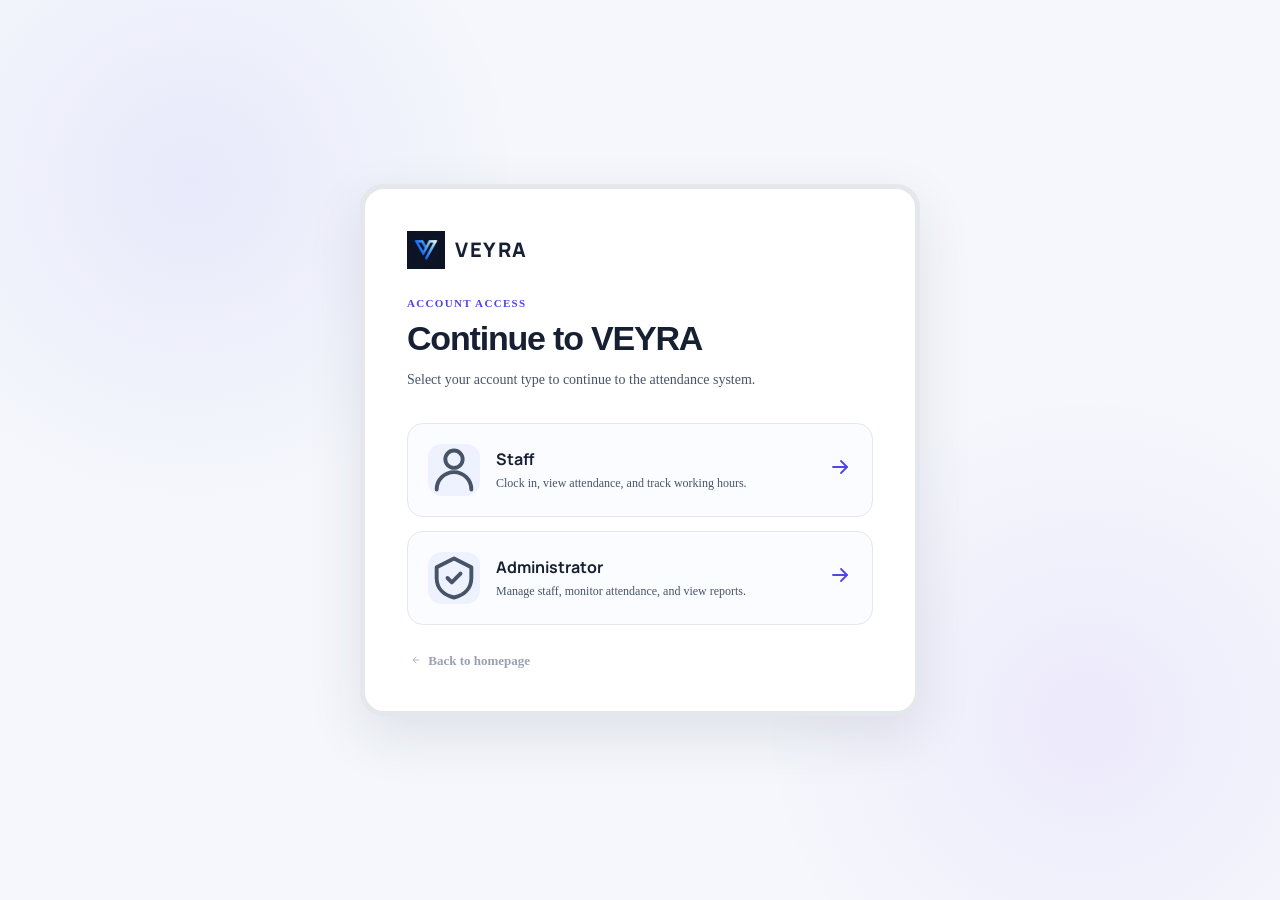
<file: admin-settings.html>
<!DOCTYPE html>
<html lang="en">

<head>
    <meta charset="UTF-8">
    <meta name="viewport" content="width=device-width, initial-scale=1.0">

    <title>VEYRA — Admin Settings</title>

    <link rel="stylesheet" href="admin.css">
</head>

<body>

    <div class="admin-layout">

        <aside class="admin-sidebar">

            <a href="index.html" class="admin-logo">

                <img src="Unknown.jpeg" alt="VEYRA logo" class="logo-image">
                <span class="logo-name">VEYRA</span>
            </a>


            <nav class="admin-nav">


                <a href="admin-dashboard.html" class="admin-nav-item">

                    <span class="nav-icon" aria-hidden="true">
                        <svg width="19" height="19" viewBox="0 0 24 24" fill="none" stroke="currentColor"
                            stroke-width="1.8" stroke-linecap="round" stroke-linejoin="round">
                            <rect x="3" y="3" width="7" height="7"></rect>
                            <rect x="14" y="3" width="7" height="7"></rect>
                            <rect x="3" y="14" width="7" height="7"></rect>
                            <rect x="14" y="14" width="7" height="7"></rect>
                        </svg>
                    </span>

                    Dashboard

                </a>



                <a href="admin-attendance.html" class="admin-nav-item">

                    <span class="nav-icon" aria-hidden="true">
                        <svg width="19" height="19" viewBox="0 0 24 24" fill="none" stroke="currentColor"
                            stroke-width="1.8" stroke-linecap="round" stroke-linejoin="round">
                            <circle cx="12" cy="12" r="8.5"></circle>
                            <path d="M12 7v5l3 2"></path>
                        </svg>
                    </span>

                    Attendance

                </a>



                <a href="admin-staff.html" class="admin-nav-item">

                    <span class="nav-icon" aria-hidden="true">
                        <svg width="19" height="19" viewBox="0 0 24 24" fill="none" stroke="currentColor"
                            stroke-width="1.8" stroke-linecap="round" stroke-linejoin="round">
                            <circle cx="12" cy="8" r="3.5"></circle>
                            <path d="M5 20c.8-3.4 3.2-5 7-5s6.2 1.6 7 5"></path>
                        </svg>
                    </span>

                    Staff

                </a>


                <a href="admin-reports.html" class="admin-nav-item">

                    <span class="nav-icon" aria-hidden="true">
                        <svg width="19" height="19" viewBox="0 0 24 24" fill="none" stroke="currentColor"
                            stroke-width="1.8" stroke-linecap="round" stroke-linejoin="round">
                            <path d="M4 19V5"></path>
                            <path d="M4 19h16"></path>
                            <path d="M7 16v-4"></path>
                            <path d="M11 16V8"></path>
                            <path d="M15 16v-6"></path>
                            <path d="M19 16V7"></path>
                        </svg>
                    </span>

                    Reports

                </a>



                <a href="admin-settings.html" class="admin-nav-item active">

                    <span class="nav-icon" aria-hidden="true">
                        <svg width="19" height="19" viewBox="0 0 24 24" fill="none" stroke="currentColor"
                            stroke-width="1.8" stroke-linecap="round" stroke-linejoin="round">
                            <circle cx="12" cy="12" r="3"></circle>
                            <path
                                d="M19.4 15a1.7 1.7 0 0 0 .3 1.9l.1.1-1.7 1.7-.1-.1a1.7 1.7 0 0 0-1.9-.3 1.7 1.7 0 0 0-1 1.5V20h-2.4v-.2a1.7 1.7 0 0 0-1-1.5 1.7 1.7 0 0 0-1.9.3l-.1.1L7 17l.1-.1A1.7 1.7 0 0 0 7.4 15a1.7 1.7 0 0 0-1.5-1H5.7v-2.4h.2a1.7 1.7 0 0 0 1.5-1 1.7 1.7 0 0 0-.3-1.9L7 8.6l1.7-1.7.1.1a1.7 1.7 0 0 0 1.9.3 1.7 1.7 0 0 0 1-1.5V5.6h2.4v.2a1.7 1.7 0 0 0 1 1.5 1.7 1.7 0 0 0 1.9-.3l.1-.1L19 8.6l-.1.1a1.7 1.7 0 0 0-.3 1.9 1.7 1.7 0 0 0 1.5 1h.2V13h-.2a1.7 1.7 0 0 0-1.5 1Z">
                            </path>
                        </svg>
                    </span>

                    Settings

                </a>

            </nav>


            <div class="admin-sidebar-bottom">

                <a href="login.html" class="admin-logout">

                    <span class="nav-icon" aria-hidden="true">
                        <svg width="19" height="19" viewBox="0 0 24 24" fill="none" stroke="currentColor"
                            stroke-width="1.8" stroke-linecap="round" stroke-linejoin="round">
                            <path d="M10 17l5-5-5-5"></path>
                            <path d="M15 12H3"></path>
                            <path d="M20 4v16"></path>
                        </svg>
                    </span>

                    Log Out

                </a>

            </div>

        </aside>



        <main class="admin-main">

            <header class="admin-header">

                <div>

                    <p class="admin-eyebrow">
                        SETTINGS
                    </p>

                    <h1>
                        System Settings
                    </h1>

                    <p class="admin-header-description">
                        Manage your VEYRA attendance system preferences.
                    </p>

                </div>

            </header>



            <section class="admin-settings-card">

                <div class="settings-card-heading">

                    <div>

                        <p class="admin-eyebrow">
                            ACCOUNT
                        </p>

                        <h2>
                            Admin Profile
                        </h2>

                        <p>
                            Manage the administrator information used for this system.
                        </p>

                    </div>

                </div>


                <div class="admin-settings-grid">

                    <div class="admin-form-group">

                        <label for="adminName">
                            Full Name
                        </label>

                        <input type="text" id="adminName" value="System Administrator">

                    </div>


                    <div class="admin-form-group">

                        <label for="adminEmail">
                            Email Address
                        </label>

                        <input type="email" id="adminEmail" placeholder="admin@example.com">

                    </div>

                </div>


                <button type="button" class="admin-primary-button" id="saveAdminProfile">
                    Save Changes
                </button>


                <p id="adminProfileMessage" class="settings-message"></p>

            </section>



            <section class="admin-settings-card">

                <div class="settings-card-heading">

                    <div>

                        <p class="admin-eyebrow">
                            ATTENDANCE
                        </p>

                        <h2>
                            Attendance Rules
                        </h2>

                        <p>
                            Configure the basic rules used when recording attendance.
                        </p>

                    </div>

                </div>


                <div class="admin-settings-grid">

                    <div class="admin-form-group">

                        <label for="workStartTime">
                            Work Start Time
                        </label>

                        <input type="time" id="workStartTime" value="08:00">

                        <small>
                            Staff who clock in after this time will be marked late.
                        </small>

                    </div>


                    <div class="admin-form-group">

                        <label for="workHours">
                            Required Work Hours
                        </label>

                        <input type="number" id="workHours" value="8" min="1" max="12">

                        <small>
                            Number of hours expected in a normal workday.
                        </small>

                    </div>

                </div>


                <button type="button" class="admin-primary-button" id="saveAttendanceSettings">
                    Save Attendance Rules
                </button>


                <p id="attendanceSettingsMessage" class="settings-message"></p>

            </section>

            <section class="admin-settings-card">

                <div class="settings-card-heading">

                    <div>

                        <p class="admin-eyebrow">
                            SECURITY
                        </p>

                        <h2>
                            Admin Security
                        </h2>

                        <p>
                            Update the administrator password used to access VEYRA.
                        </p>

                    </div>

                </div>


                <div class="admin-settings-grid">

                    <div class="admin-form-group">

                        <label for="currentAdminPassword">
                            Current Password
                        </label>

                        <input type="password" id="currentAdminPassword" placeholder="Enter current password">

                    </div>


                    <div class="admin-form-group">

                        <label for="newAdminPassword">
                            New Password
                        </label>

                        <input type="password" id="newAdminPassword" placeholder="Enter new password">

                    </div>

                </div>


                <button type="button" class="admin-primary-button" id="changeAdminPassword">
                    Change Password
                </button>


                <p id="adminPasswordMessage" class="settings-message"></p>

            </section>

        </main>

    </div>


    <script src="script.js"></script>

</body>

</html>
</file>
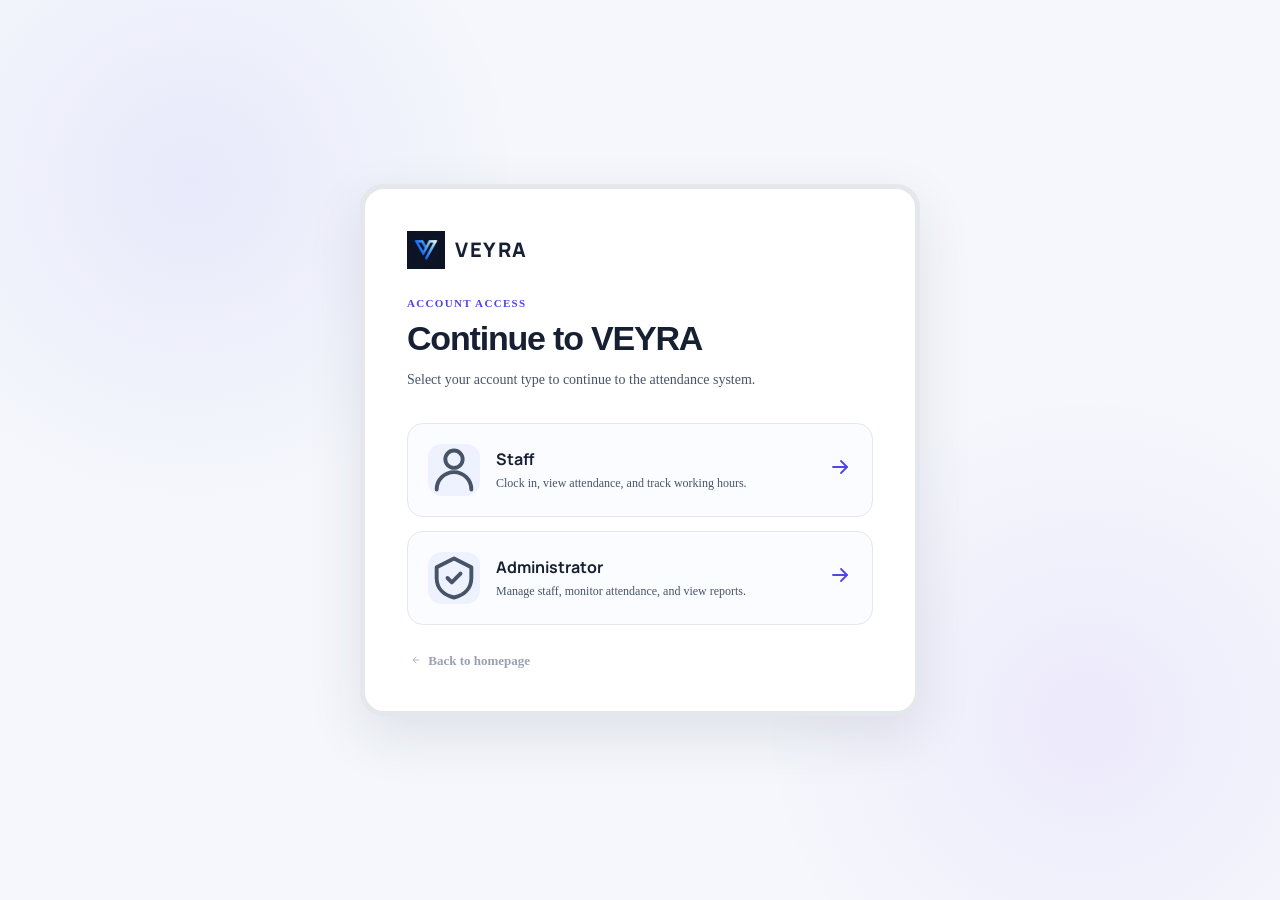
<file: admin-staff.html>
<!DOCTYPE html>
<html lang="en">

<head>
    <meta charset="UTF-8">
    <meta name="viewport" content="width=device-width, initial-scale=1.0">

    <title>VEYRA — Staff Management</title>

    <link rel="stylesheet" href="admin.css">
</head>

<body>

    <div class="admin-layout">


        <aside class="admin-sidebar">

            <a href="index.html" class="admin-logo">

                <img src="Unknown.jpeg" alt="VEYRA logo" class="logo-image">
                <span class="logo-name">VEYRA</span>

            </a>


            <nav class="admin-nav">


                <a href="admin-dashboard.html" class="admin-nav-item">

                    <span class="nav-icon" aria-hidden="true">
                        <svg width="19" height="19" viewBox="0 0 24 24" fill="none" stroke="currentColor"
                            stroke-width="1.8" stroke-linecap="round" stroke-linejoin="round">
                            <rect x="3" y="3" width="7" height="7"></rect>
                            <rect x="14" y="3" width="7" height="7"></rect>
                            <rect x="3" y="14" width="7" height="7"></rect>
                            <rect x="14" y="14" width="7" height="7"></rect>
                        </svg>
                    </span>

                    Dashboard

                </a>



                <a href="admin-attendance.html" class="admin-nav-item">

                    <span class="nav-icon" aria-hidden="true">
                        <svg width="19" height="19" viewBox="0 0 24 24" fill="none" stroke="currentColor"
                            stroke-width="1.8" stroke-linecap="round" stroke-linejoin="round">
                            <circle cx="12" cy="12" r="8.5"></circle>
                            <path d="M12 7v5l3 2"></path>
                        </svg>
                    </span>

                    Attendance

                </a>



                <a href="admin-staff.html" class="admin-nav-item active">

                    <span class="nav-icon" aria-hidden="true">
                        <svg width="19" height="19" viewBox="0 0 24 24" fill="none" stroke="currentColor"
                            stroke-width="1.8" stroke-linecap="round" stroke-linejoin="round">
                            <circle cx="12" cy="8" r="3.5"></circle>
                            <path d="M5 20c.8-3.4 3.2-5 7-5s6.2 1.6 7 5"></path>
                        </svg>
                    </span>

                    Staff

                </a>



                <a href="admin-reports.html" class="admin-nav-item">

                    <span class="nav-icon" aria-hidden="true">
                        <svg width="19" height="19" viewBox="0 0 24 24" fill="none" stroke="currentColor"
                            stroke-width="1.8" stroke-linecap="round" stroke-linejoin="round">
                            <path d="M4 19V5"></path>
                            <path d="M4 19h16"></path>
                            <path d="M7 16v-4"></path>
                            <path d="M11 16V8"></path>
                            <path d="M15 16v-6"></path>
                            <path d="M19 16V7"></path>
                        </svg>
                    </span>

                    Reports

                </a>



                <a href="admin-settings.html" class="admin-nav-item">

                    <span class="nav-icon" aria-hidden="true">
                        <svg width="19" height="19" viewBox="0 0 24 24" fill="none" stroke="currentColor"
                            stroke-width="1.8" stroke-linecap="round" stroke-linejoin="round">
                            <circle cx="12" cy="12" r="3"></circle>
                            <path
                                d="M19.4 15a1.7 1.7 0 0 0 .3 1.9l.1.1-1.7 1.7-.1-.1a1.7 1.7 0 0 0-1.9-.3 1.7 1.7 0 0 0-1 1.5V20h-2.4v-.2a1.7 1.7 0 0 0-1-1.5 1.7 1.7 0 0 0-1.9.3l-.1.1L7 17l.1-.1A1.7 1.7 0 0 0 7.4 15a1.7 1.7 0 0 0-1.5-1H5.7v-2.4h.2a1.7 1.7 0 0 0 1.5-1 1.7 1.7 0 0 0-.3-1.9L7 8.6l1.7-1.7.1.1a1.7 1.7 0 0 0 1.9.3 1.7 1.7 0 0 0 1-1.5V5.6h2.4v.2a1.7 1.7 0 0 0 1 1.5 1.7 1.7 0 0 0 1.9-.3l.1-.1L19 8.6l-.1.1a1.7 1.7 0 0 0-.3 1.9 1.7 1.7 0 0 0 1.5 1h.2V13h-.2a1.7 1.7 0 0 0-1.5 1Z">
                            </path>
                        </svg>
                    </span>

                    Settings

                </a>

            </nav>


            <div class="admin-sidebar-bottom">

                <a href="login.html" class="admin-logout">

                    <span class="nav-icon" aria-hidden="true">
                        <svg width="19" height="19" viewBox="0 0 24 24" fill="none" stroke="currentColor"
                            stroke-width="1.8" stroke-linecap="round" stroke-linejoin="round">
                            <path d="M10 17l5-5-5-5"></path>
                            <path d="M15 12H3"></path>
                            <path d="M20 4v16"></path>
                        </svg>
                    </span>

                    Log Out

                </a>

            </div>

        </aside>


        <main class="admin-main">


            <header class="admin-header">

                <div>

                    <p class="admin-eyebrow">
                        STAFF MANAGEMENT
                    </p>

                    <h1>
                        Manage Staff
                    </h1>

                    <p class="admin-header-description">
                        Register and manage staff members in your organization.
                    </p>

                </div>

            </header>



            <section class="admin-section">

                <div class="admin-section-heading">

                    <div>

                        <p class="admin-section-label">
                            NEW STAFF MEMBER
                        </p>

                        <h2>
                            Register Staff
                        </h2>

                    </div>

                </div>


                <div class="staff-form-card">

                    <form id="staffRegistrationForm">

                        <div class="staff-form-grid">


                            <div class="admin-form-group">

                                <label for="staffFullName">
                                    Full Name
                                </label>

                                <input type="text" id="staffFullName" placeholder="e.g. John Doe" required>

                            </div>



                            <div class="admin-form-group">

                                <label for="newStaffId">
                                    Staff ID
                                </label>

                                <input type="text" id="newStaffId" placeholder="e.g. ST-002" required>

                            </div>



                            <div class="admin-form-group">

                                <label for="staffDepartment">
                                    Department
                                </label>

                                <select id="staffDepartment" required>

                                    <option value="">
                                        Select department
                                    </option>

                                    <option value="Media">
                                        Media
                                    </option>

                                    <option value="Human Resources">
                                        Human Resources
                                    </option>

                                    <option value="Call Center">
                                       Call Center
                                    </option>

                                    <option value="Marketing">
                                        Marketing
                                    </option>

                                    <option value="IT">
                                        IT
                                    </option>

                                </select>

                            </div>


                            
                            <div class="admin-form-group">

                                <label for="staffRole">
                                    Role
                                </label>

                                <input type="text" id="staffRole" placeholder="e.g. Frontend Developer" required>

                            </div>

                            <div class="admin-form-group">

                                <label for="newStaffPassword">
                                    Temporary Password
                                </label>

                                <input type="password" id="newStaffPassword" placeholder="Create a password" required>

                            </div>

                        </div>


                        <div class="staff-form-footer">

                            <p id="staffRegistrationMessage">
                            </p>

                            <button type="submit" class="admin-primary-button">

                                <svg width="18" height="18" viewBox="0 0 24 24" fill="none" stroke="currentColor"
                                    stroke-width="1.9" stroke-linecap="round" stroke-linejoin="round"
                                    aria-hidden="true">
                                    <path d="M12 5v14"></path>
                                    <path d="M5 12h14"></path>
                                </svg>

                                Register Staff

                            </button>

                        </div>

                    </form>

                </div>

            </section>


            
            <section class="admin-section">

                <div class="admin-section-heading">

                    <div>

                        <p class="admin-section-label">
                            REGISTERED STAFF
                        </p>

                        <h2>
                            Staff Directory
                        </h2>

                    </div>

                    <span class="staff-count" id="staffCount">
                        0 staff
                    </span>

                </div>


                <div class="admin-table-container">

                    <table class="admin-table">

                        <thead>

                            <tr>

                                <th>
                                    Staff
                                </th>

                                <th>
                                    Staff ID
                                </th>

                                <th>
                                    Department
                                </th>

                                <th>
                                    Role
                                </th>

                                <th>
                                    Action
                                </th>

                            </tr>

                        </thead>


                        <tbody id="staffTableBody">

                            <tr>

                                <td colspan="5" class="empty-table">
                                    No staff members registered yet.
                                </td>

                            </tr>

                        </tbody>

                    </table>

                </div>

            </section>

        </main>

    </div>


    <script src="script.js"></script>

</body>

</html>
</file>
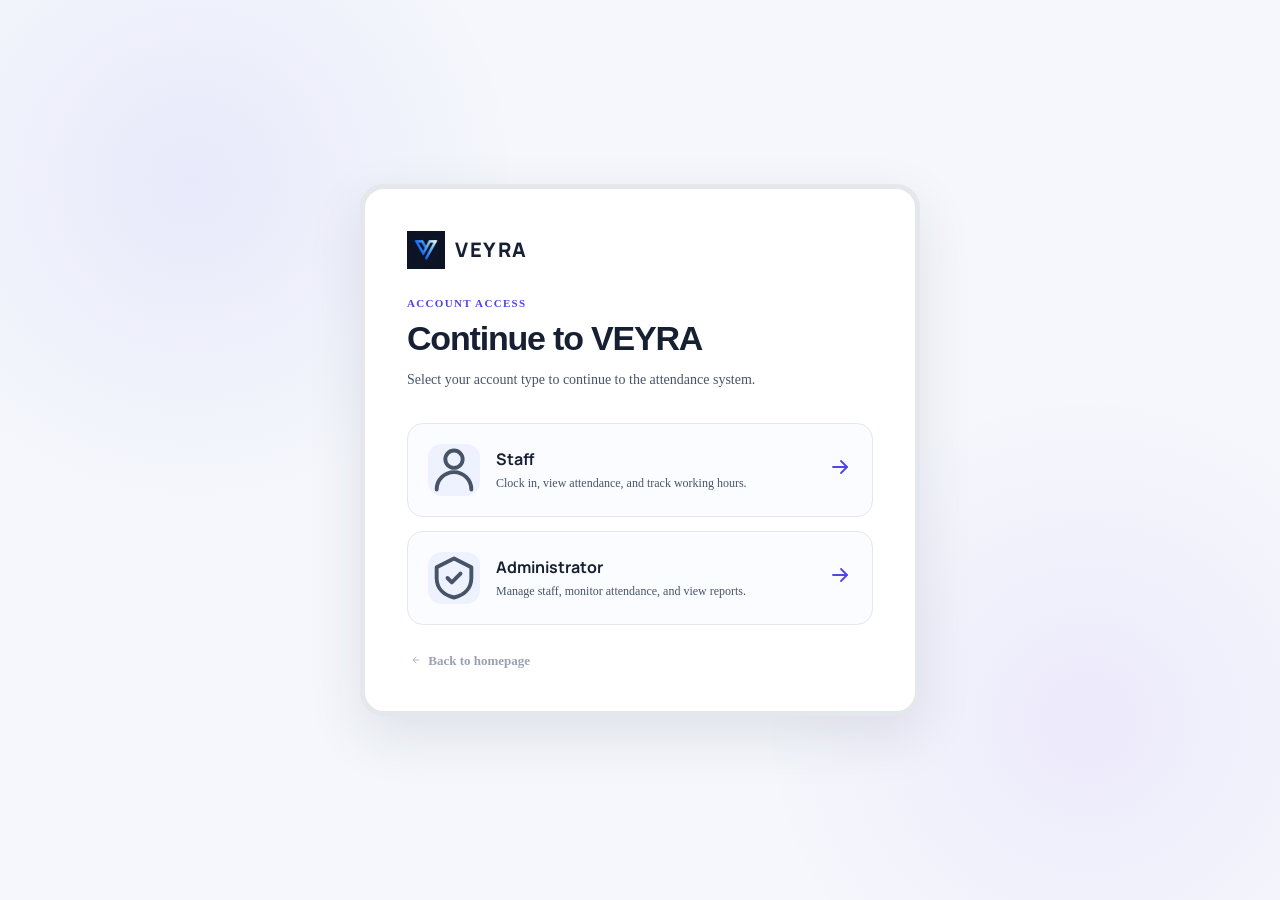
<file: attendance.html>
<!DOCTYPE html>
<html lang="en">

<head>
    <meta charset="UTF-8">

    <meta
        name="viewport"
        content="width=device-width, initial-scale=1.0"
    >

    <meta
        name="description"
        content="VEYRA staff attendance."
    >

    <title>VEYRA — Attendance</title>

    <link rel="stylesheet" href="dashboard.css">
</head>

<body>

    <div class="dashboard-layout">

        
        <aside class="sidebar">

            <a href="staff-dashboard.html" class="logo">
               <img src="Unknown.jpeg" alt="VEYRA logo" class="logo-image">
<span class="logo-name">VEYRA</span>
            </a>

            <nav class="sidebar-nav">

                <a
                    href="staff-dashboard.html"
                    class="nav-item"
                >
                    <span class="nav-icon" aria-hidden="true">
                        <svg viewBox="0 0 24 24" fill="none">
                            <rect
                                x="3"
                                y="3"
                                width="7"
                                height="7"
                                rx="1.5"
                                stroke="currentColor"
                                stroke-width="1.8"
                            />
                            <rect
                                x="14"
                                y="3"
                                width="7"
                                height="7"
                                rx="1.5"
                                stroke="currentColor"
                                stroke-width="1.8"
                            />
                            <rect
                                x="3"
                                y="14"
                                width="7"
                                height="7"
                                rx="1.5"
                                stroke="currentColor"
                                stroke-width="1.8"
                            />
                            <rect
                                x="14"
                                y="14"
                                width="7"
                                height="7"
                                rx="1.5"
                                stroke="currentColor"
                                stroke-width="1.8"
                            />
                        </svg>
                    </span>

                    Dashboard
                </a>

                <a
                    href="attendance.html"
                    class="nav-item active"
                >
                    <span class="nav-icon" aria-hidden="true">
                        <svg viewBox="0 0 24 24" fill="none">
                            <circle
                                cx="12"
                                cy="12"
                                r="8.5"
                                stroke="currentColor"
                                stroke-width="1.8"
                            />
                            <path
                                d="M12 7v5l3.2 2"
                                stroke="currentColor"
                                stroke-width="1.8"
                                stroke-linecap="round"
                                stroke-linejoin="round"
                            />
                        </svg>
                    </span>

                    Attendance
                </a>

                <a
                    href="history.html"
                    class="nav-item"
                >
                    <span class="nav-icon" aria-hidden="true">
                        <svg viewBox="0 0 24 24" fill="none">
                            <path
                                d="M6 4.5h12A1.5 1.5 0 0 1 19.5 6v12A1.5 1.5 0 0 1 18 19.5H6A1.5 1.5 0 0 1 4.5 18V6A1.5 1.5 0 0 1 6 4.5Z"
                                stroke="currentColor"
                                stroke-width="1.8"
                            />
                            <path
                                d="M8 9h8M8 12h8M8 15h5"
                                stroke="currentColor"
                                stroke-width="1.8"
                                stroke-linecap="round"
                            />
                        </svg>
                    </span>

                    History
                </a>

                <a
                    href="setting.html"
                    class="nav-item"
                >
                    <span class="nav-icon" aria-hidden="true">
                        <svg viewBox="0 0 24 24" fill="none">
                            <path
                                d="M12 8.5a3.5 3.5 0 1 0 0 7 3.5 3.5 0 0 0 0-7Z"
                                stroke="currentColor"
                                stroke-width="1.8"
                            />
                            <path
                                d="M19 13.2v-2.4l-2-.6a6.8 6.8 0 0 0-.7-1.7l.9-1.9-1.7-1.7-1.9.9a6.8 6.8 0 0 0-1.7-.7l-.6-2h-2.4l-.6 2a6.8 6.8 0 0 0-1.7.7l-1.9-.9-1.7 1.7.9 1.9a6.8 6.8 0 0 0-.7 1.7l-2 .6v2.4l2 .6c.2.6.4 1.2.7 1.7l-.9 1.9 1.7 1.7 1.9-.9c.5.3 1.1.5 1.7.7l.6 2h2.4l.6-2c.6-.2 1.2-.4 1.7-.7l1.9.9 1.7-1.7-.9-1.9c.3-.5.5-1.1.7-1.7l2-.6Z"
                                stroke="currentColor"
                                stroke-width="1.5"
                                stroke-linejoin="round"
                            />
                        </svg>
                    </span>

                    Settings
                </a>

            </nav>

            <div class="sidebar-bottom">

                <a
                    href="login.html"
                    class="logout-link"
                >
                    <span class="nav-icon" aria-hidden="true">
                        <svg viewBox="0 0 24 24" fill="none">
                            <path
                                d="M10 17l5-5-5-5"
                                stroke="currentColor"
                                stroke-width="1.8"
                                stroke-linecap="round"
                                stroke-linejoin="round"
                            />
                            <path
                                d="M15 12H4"
                                stroke="currentColor"
                                stroke-width="1.8"
                                stroke-linecap="round"
                            />
                            <path
                                d="M13 5h5a2 2 0 0 1 2 2v10a2 2 0 0 1-2 2h-5"
                                stroke="currentColor"
                                stroke-width="1.8"
                                stroke-linecap="round"
                            />
                        </svg>
                    </span>

                    Log Out
                </a>

            </div>

        </aside>
>
        <main class="dashboard-main">

            <header class="dashboard-header">

                <div>

                    <p class="welcome-label">
                        ATTENDANCE
                    </p>

                    <h1>
                        Mark Your Attendance
                    </h1>

                    <p class="header-subtitle">
                        Clock in when you start work and clock out when your shift ends.
                    </p>

                </div>


                <div class="header-date">

                    <span>
                        TODAY
                    </span>

                    <strong id="attendanceCurrentDate">
                        Loading...
                    </strong>

                </div>

            </header>

            <section class="attendance-card">

                <div class="attendance-info">

                    <span class="status-label">
                        TODAY'S ATTENDANCE
                    </span>

                    <h2>
                        You're currently
                        <span id="attendanceStatus">
                            Not Clocked In
                        </span>
                    </h2>

                  

                </div>


                <div class="clock-action">

                    <div
                        class="current-time"
                        id="attendanceCurrentTime"
                    >
                        08:00 AM
                    </div>


                    <div class="clock-buttons">

                        <button
                            type="button"
                            id="attendanceClockIn"
                            class="clock-button"
                        >
                            Clock In
                        </button>


                        <button
                            type="button"
                            id="attendanceClockOut"
                            class="clock-button clock-out-button"
                            disabled
                        >
                            Clock Out
                        </button>

                    </div>


                    <p id="attendanceMessage">
                        You have not started today's shift.
                    </p>

                </div>

            </section>

            <section class="overview-section">

                <div class="section-title">

                    <div>

                        <p class="section-label">
                            TODAY
                        </p>

                        <h2>
                            Attendance Summary
                        </h2>

                    </div>

                </div>


                <div class="stats-grid">

                    <article class="stat-card">

                        <span class="stat-icon" aria-hidden="true">
                            <svg viewBox="0 0 24 24" fill="none">

                                <circle
                                    cx="12"
                                    cy="12"
                                    r="8.5"
                                    stroke="currentColor"
                                    stroke-width="1.8"
                                />

                                <path
                                    d="M12 7v5l3.2 2"
                                    stroke="currentColor"
                                    stroke-width="1.8"
                                    stroke-linecap="round"
                                    stroke-linejoin="round"
                                />

                            </svg>
                        </span>

                        <div>

                            <p>
                                Clock In
                            </p>

                            <strong id="todayClockIn">
                                —
                            </strong>

                        </div>

                    </article>

                    <article class="stat-card">

                        <span class="stat-icon" aria-hidden="true">
                            <svg viewBox="0 0 24 24" fill="none">

                                <circle
                                    cx="12"
                                    cy="12"
                                    r="8.5"
                                    stroke="currentColor"
                                    stroke-width="1.8"
                                />

                                <path
                                    d="m8.5 12 2.3 2.3 4.8-5"
                                    stroke="currentColor"
                                    stroke-width="1.8"
                                    stroke-linecap="round"
                                    stroke-linejoin="round"
                                />

                            </svg>
                        </span>

                        <div>

                            <p>
                                Clock Out
                            </p>

                            <strong id="todayClockOut">
                                —
                            </strong>

                        </div>

                    </article>

                    <article class="stat-card">

                        <span class="stat-icon" aria-hidden="true">
                            <svg viewBox="0 0 24 24" fill="none">

                                <circle
                                    cx="12"
                                    cy="12"
                                    r="8.5"
                                    stroke="currentColor"
                                    stroke-width="1.8"
                                />

                                <path
                                    d="M12 7v5l3 2"
                                    stroke="currentColor"
                                    stroke-width="1.8"
                                    stroke-linecap="round"
                                    stroke-linejoin="round"
                                />

                            </svg>
                        </span>

                        <div>

                            <p>
                                Hours Worked
                            </p>

                            <strong id="todayHoursWorked">
                                0h 00m
                            </strong>

                        </div>

                    </article>


                    
                    <article class="stat-card">

                        <span class="stat-icon" aria-hidden="true">
                            <svg viewBox="0 0 24 24" fill="none">

                                <circle
                                    cx="12"
                                    cy="12"
                                    r="8.5"
                                    stroke="currentColor"
                                    stroke-width="1.8"
                                />

                                <path
                                    d="m8.5 12 2.3 2.3 4.8-5"
                                    stroke="currentColor"
                                    stroke-width="1.8"
                                    stroke-linecap="round"
                                    stroke-linejoin="round"
                                />

                            </svg>
                        </span>

                        <div>

                            <p>
                                Status
                            </p>

                            <strong id="todayAttendanceStatus">
                                Not Started
                            </strong>

                        </div>

                    </article>

                </div>

            </section>



            <section class="settings-section">

                

            </section>

        </main>

    </div>


    <script src="script.js"></script>

</body>

</html>
</file>
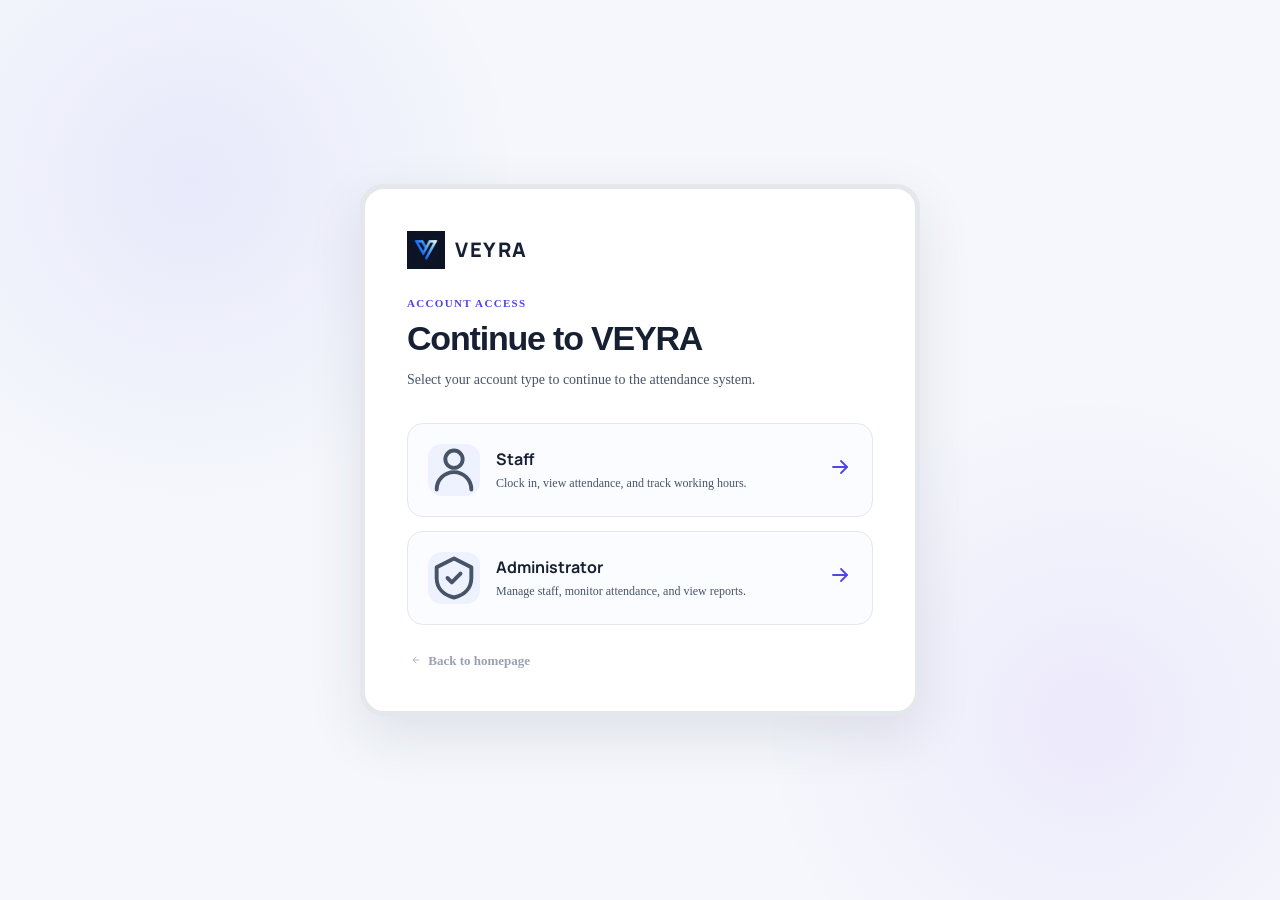
<file: history.html>
<!DOCTYPE html>
<html lang="en">

<head>
    <meta charset="UTF-8">

    <meta name="viewport" content="width=device-width, initial-scale=1.0">

    <meta name="description" content="VEYRA staff attendance history.">

    <title>VEYRA — Attendance History</title>

    <link rel="stylesheet" href="dashboard.css">
</head>

<body>

    <div class="dashboard-layout">


        <aside class="sidebar">

            <a href="staff-dashboard.html" class="logo">
                <img src="Unknown.jpeg" alt="VEYRA logo" class="logo-image">
                <span class="logo-name">VEYRA</span>
            </a>

            <nav class="sidebar-nav">



                <a href="staff-dashboard.html" class="nav-item">

                    <span class="nav-icon" aria-hidden="true">

                        <svg viewBox="0 0 24 24" fill="none">
                            <rect x="3" y="3" width="7" height="7" rx="1.5" stroke="currentColor" stroke-width="1.8" />

                            <rect x="14" y="3" width="7" height="7" rx="1.5" stroke="currentColor" stroke-width="1.8" />

                            <rect x="3" y="14" width="7" height="7" rx="1.5" stroke="currentColor" stroke-width="1.8" />

                            <rect x="14" y="14" width="7" height="7" rx="1.5" stroke="currentColor"
                                stroke-width="1.8" />
                        </svg>

                    </span>

                    Dashboard

                </a>




                <a href="attendance.html" class="nav-item">

                    <span class="nav-icon" aria-hidden="true">

                        <svg viewBox="0 0 24 24" fill="none">

                            <circle cx="12" cy="12" r="8.5" stroke="currentColor" stroke-width="1.8" />

                            <path d="M12 7v5l3.2 2" stroke="currentColor" stroke-width="1.8" stroke-linecap="round"
                                stroke-linejoin="round" />

                        </svg>

                    </span>

                    Attendance

                </a>




                <a href="history.html" class="nav-item active">

                    <span class="nav-icon" aria-hidden="true">

                        <svg viewBox="0 0 24 24" fill="none">

                            <path
                                d="M6 4.5h12A1.5 1.5 0 0 1 19.5 6v12A1.5 1.5 0 0 1 18 19.5H6A1.5 1.5 0 0 1 4.5 18V6A1.5 1.5 0 0 1 6 4.5Z"
                                stroke="currentColor" stroke-width="1.8" />

                            <path d="M8 9h8M8 12h8M8 15h5" stroke="currentColor" stroke-width="1.8"
                                stroke-linecap="round" />

                        </svg>

                    </span>

                    History

                </a>


                <!-- SETTINGS -->

                <a href="setting.html" class="nav-item">

                    <span class="nav-icon" aria-hidden="true">

                        <svg viewBox="0 0 24 24" fill="none">

                            <path d="M12 8.5a3.5 3.5 0 1 0 0 7 3.5 3.5 0 0 0 0-7Z" stroke="currentColor"
                                stroke-width="1.8" />

                            <path
                                d="M19 13.2v-2.4l-2-.6a6.8 6.8 0 0 0-.7-1.7l.9-1.9-1.7-1.7-1.9.9a6.8 6.8 0 0 0-1.7-.7l-.6-2h-2.4l-.6 2a6.8 6.8 0 0 0-1.7.7l-1.9-.9-1.7 1.7.9 1.9a6.8 6.8 0 0 0-.7 1.7l-2 .6v2.4l2 .6c.2.6.4 1.2.7 1.7l-.9 1.9 1.7 1.7 1.9-.9c.5.3 1.1.5 1.7.7l.6 2h2.4l.6-2c.6-.2 1.2-.4 1.7-.7l1.9.9 1.7-1.7-.9-1.9c.3-.5.5-1.1.7-1.7l2-.6Z"
                                stroke="currentColor" stroke-width="1.5" stroke-linejoin="round" />

                        </svg>

                    </span>

                    Settings

                </a>

            </nav>


            <!-- LOG OUT -->

            <div class="sidebar-bottom">

                <a href="login.html" class="logout-link">

                    <span class="nav-icon" aria-hidden="true">

                        <svg viewBox="0 0 24 24" fill="none">

                            <path d="M10 17l5-5-5-5" stroke="currentColor" stroke-width="1.8" stroke-linecap="round"
                                stroke-linejoin="round" />

                            <path d="M15 12H4" stroke="currentColor" stroke-width="1.8" stroke-linecap="round" />

                            <path d="M13 5h5a2 2 0 0 1 2 2v10a2 2 0 0 1-2 2h-5" stroke="currentColor" stroke-width="1.8"
                                stroke-linecap="round" />

                        </svg>

                    </span>

                    Log Out

                </a>

            </div>

        </aside>

        <main class="dashboard-main">

            <header class="dashboard-header">

                <div>

                    <p class="welcome-label">
                        ATTENDANCE HISTORY
                    </p>

                    <h1>
                        Your Attendance History
                    </h1>

                    <p class="header-subtitle">
                        Review your previous attendance records.
                    </p>

                </div>


                <div class="header-date">

                    <span>
                        TODAY
                    </span>

                    <strong id="historyCurrentDate">
                        Loading...
                    </strong>

                </div>

            </header>


            <section class="overview-section">

                <div class="section-title">

                    <div>

                        <p class="section-label">
                            OVERVIEW
                        </p>

                        <h2>
                            Attendance Summary
                        </h2>

                    </div>

                </div>


                <div class="stats-grid">

                    <article class="stat-card">

                        <span class="stat-icon">

                            <svg viewBox="0 0 24 24" fill="none">

                                <circle cx="12" cy="12" r="8.5" stroke="currentColor" stroke-width="1.8" />

                                <path d="M8.2 12.2l2.5 2.5 5.1-5.1" stroke="currentColor" stroke-width="1.8"
                                    stroke-linecap="round" stroke-linejoin="round" />

                            </svg>

                        </span>

                        <div>

                            <p>
                                Days Present
                            </p>

                            <strong id="historyDaysPresent">
                                0
                            </strong>

                        </div>

                    </article>


                    <article class="stat-card">

                        <span class="stat-icon">

                            <svg viewBox="0 0 24 24" fill="none">

                                <path d="M12 4.5 21 19H3L12 4.5Z" stroke="currentColor" stroke-width="1.8"
                                    stroke-linejoin="round" />

                                <path d="M12 9v4" stroke="currentColor" stroke-width="1.8" stroke-linecap="round" />

                                <circle cx="12" cy="16" r="0.8" fill="currentColor" />

                            </svg>

                        </span>

                        <div>

                            <p>
                                Days Late
                            </p>

                            <strong id="historyDaysLate">
                                0
                            </strong>

                        </div>

                    </article>

                    <article class="stat-card">

                        <span class="stat-icon">

                            <svg viewBox="0 0 24 24" fill="none">

                                <circle cx="12" cy="12" r="8.5" stroke="currentColor" stroke-width="1.8" />

                                <path d="M12 8v4l2.8 1.8" stroke="currentColor" stroke-width="1.8"
                                    stroke-linecap="round" stroke-linejoin="round" />

                                <path d="M8.5 4.8 7 3.5M15.5 4.8 17 3.5" stroke="currentColor" stroke-width="1.6"
                                    stroke-linecap="round" />

                            </svg>

                        </span>

                        <div>

                            <p>
                                Hours Worked
                            </p>

                            <strong id="historyHoursWorked">
                                0h
                            </strong>

                        </div>

                    </article>


                    <article class="stat-card">

                        <span class="stat-icon">

                            <svg viewBox="0 0 24 24" fill="none">

                                <path
                                    d="M6 4.5h12A1.5 1.5 0 0 1 19.5 6v12A1.5 1.5 0 0 1 18 19.5H6A1.5 1.5 0 0 1 4.5 18V6A1.5 1.5 0 0 1 6 4.5Z"
                                    stroke="currentColor" stroke-width="1.8" />

                                <path d="M8 9h8M8 12h8M8 15h5" stroke="currentColor" stroke-width="1.8"
                                    stroke-linecap="round" />

                            </svg>

                        </span>

                        <div>

                            <p>
                                Records
                            </p>

                            <strong id="historyTotalRecords">
                                0
                            </strong>

                        </div>

                    </article>

                </div>

            </section>


            <section class="recent-section">

                <div class="section-title">

                    <div>

                        <p class="section-label">
                            RECORDS
                        </p>

                        <h2>
                            Attendance Records
                        </h2>

                    </div>

                </div>


                <div class="table-card">

                    <div class="table-wrapper">

                        <table>

                            <thead>

                                <tr>

                                    <th>
                                        Date
                                    </th>

                                    <th>
                                        Clock In
                                    </th>

                                    <th>
                                        Clock Out
                                    </th>

                                    <th>
                                        Hours
                                    </th>

                                    <th>
                                        Status
                                    </th>

                                </tr>

                            </thead>


                            <tbody id="staffHistoryTableBody">

                                <tr>

                                    <td colspan="5">
                                        No attendance records yet.
                                    </td>

                                </tr>

                            </tbody>

                        </table>

                    </div>

                </div>

            </section>

        </main>

    </div>


    <script src="script.js"></script>

</body>

</html>
</file>
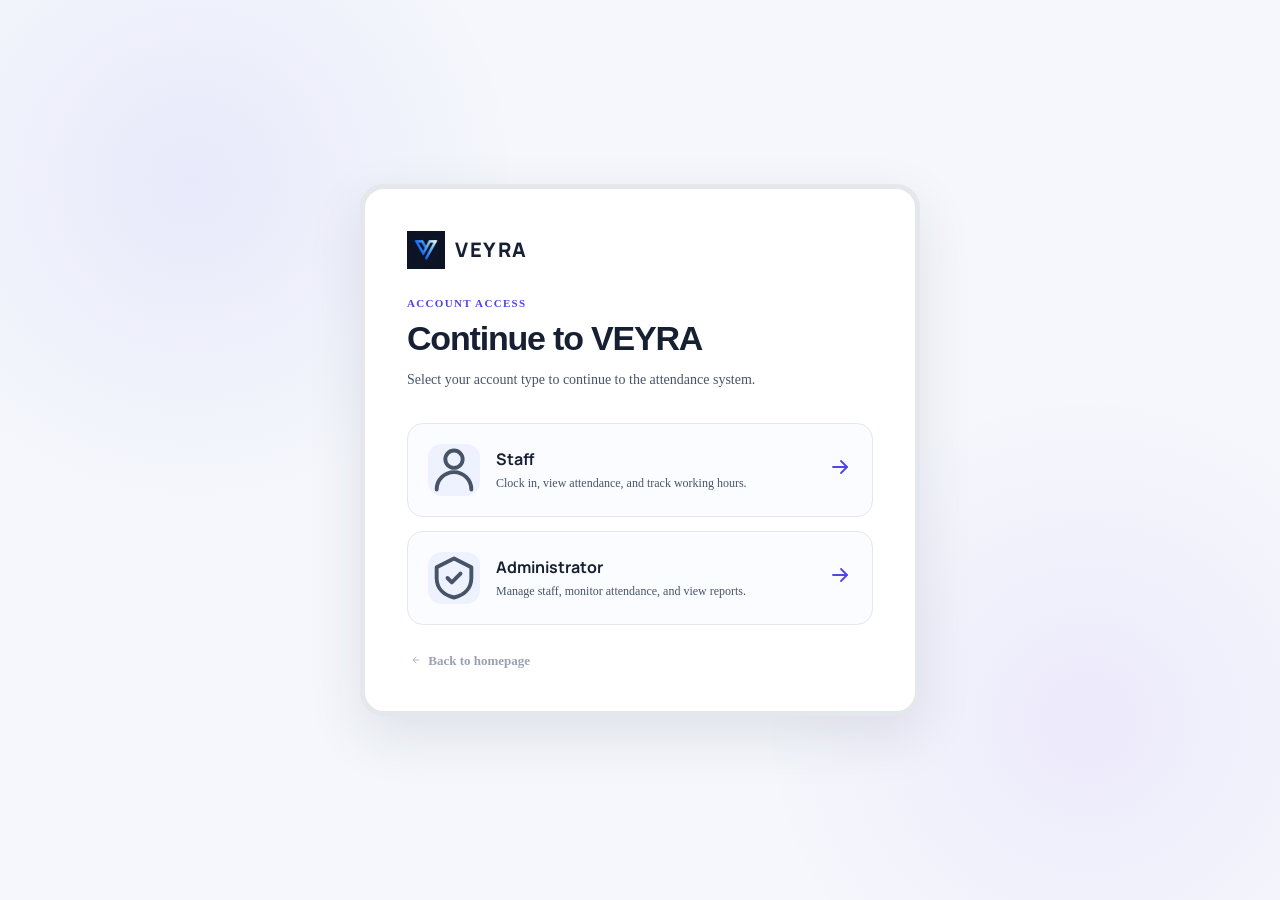
<file: login.html>
<!DOCTYPE html>
<html lang="en">

<head>
    <meta charset="UTF-8">

    <meta name="viewport" content="width=device-width, initial-scale=1.0">

    <meta name="description" content="Choose your VEYRA account type to continue.">

    <title>VEYRA — Choose Account</title>

    <link rel="stylesheet" href="login.css">
</head>

<body>

    <main class="login-page">

        <div class="login-container">

         

            <a href="index.html" class="logo login-logo">

                <img src="Unknown.jpeg" alt="VEYRA logo" class="logo-image">

                <span class="logo-name">
                    VEYRA
                </span>

            </a>


           

            <div class="login-heading">

                <span class="eyebrow">
                    ACCOUNT ACCESS
                </span>

                <h1>
                    Continue to VEYRA
                </h1>

                <p>
                    Select your account type to continue
                    to the attendance system.
                </p>

            </div>


            

            <div class="login-options">



                <a href="staff-login.html" class="login-option">

                    <div class="option-icon" aria-hidden="true">

                        <svg viewBox="0 0 24 24" fill="none" stroke="currentColor" stroke-width="1.8"
                            stroke-linecap="round" stroke-linejoin="round">

                            <path d="M20 21a8 8 0 0 0-16 0"></path>

                            <circle cx="12" cy="7" r="4"></circle>

                        </svg>

                    </div>


                    <div class="option-content">

                        <h2>
                            Staff
                        </h2>

                        <p>
                            Clock in, view attendance,
                            and track working hours.
                        </p>

                    </div>


                    <span class="option-arrow" aria-hidden="true">

                        <svg viewBox="0 0 24 24" fill="none" stroke="currentColor" stroke-width="1.8"
                            stroke-linecap="round" stroke-linejoin="round">

                            <path d="M5 12h14"></path>

                            <path d="M13 6l6 6-6 6"></path>

                        </svg>

                    </span>

                </a>


                

                <a href="admin-login.html" class="login-option">

                    <div class="option-icon" aria-hidden="true">

                        <svg viewBox="0 0 24 24" fill="none" stroke="currentColor" stroke-width="1.8"
                            stroke-linecap="round" stroke-linejoin="round">

                            <path d="M12 3l8 4v5c0 5-3.5 8-8 9-4.5-1-8-4-8-9V7l8-4z"></path>

                            <path d="M9 12l2 2 4-4"></path>

                        </svg>

                    </div>


                    <div class="option-content">

                        <h2>
                            Administrator
                        </h2>

                        <p>
                            Manage staff, monitor attendance,
                            and view reports.
                        </p>

                    </div>


                    <span class="option-arrow" aria-hidden="true">

                        <svg viewBox="0 0 24 24" fill="none" stroke="currentColor" stroke-width="1.8"
                            stroke-linecap="round" stroke-linejoin="round">

                            <path d="M5 12h14"></path>

                            <path d="M13 6l6 6-6 6"></path>

                        </svg>

                    </span>

                </a>


            </div>


     

            <a href="index.html" class="back-link">

                <svg viewBox="0 0 24 24" fill="none" stroke="currentColor" stroke-width="1.8" stroke-linecap="round"
                    stroke-linejoin="round" aria-hidden="true">

                    <path d="M19 12H5"></path>

                    <path d="M12 19l-7-7 7-7"></path>

                </svg>

                <span>
                    Back to homepage
                </span>

            </a>

        </div>

    </main>


    <script src="script.js"></script>

</body>

</html>
</file>
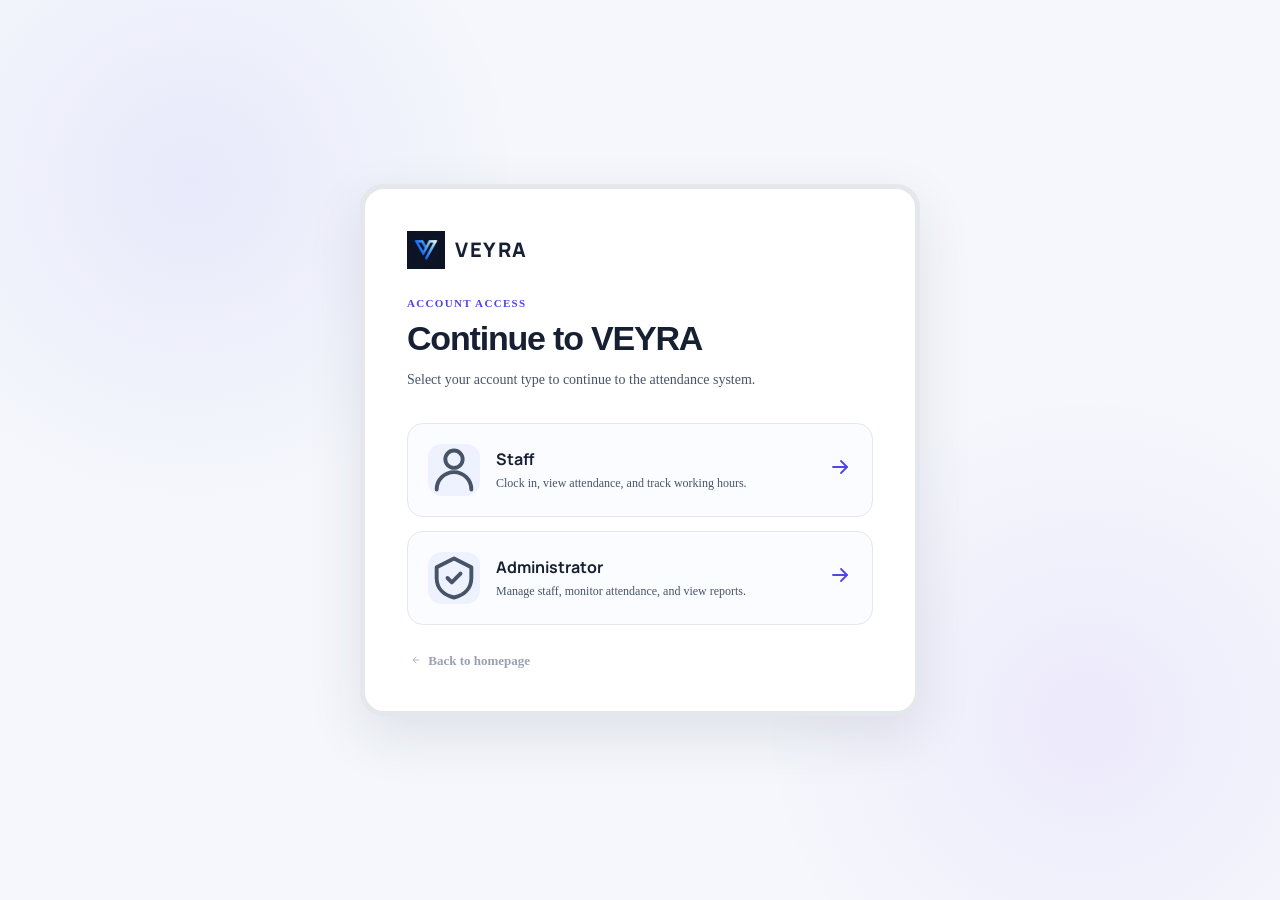
<file: setting.html>
<!DOCTYPE html>
<html lang="en">

<head>
    <meta charset="UTF-8">

    <meta
        name="viewport"
        content="width=device-width, initial-scale=1.0"
    >

    <meta
        name="description"
        content="VEYRA staff settings."
    >

    <title>VEYRA — Settings</title>

    <link rel="stylesheet" href="dashboard.css">
</head>

<body>

    <div class="dashboard-layout">


        <aside class="sidebar">

            <a href="staff-dashboard.html" class="logo">
                <img src="Unknown.jpeg" alt="VEYRA logo" class="logo-image">
<span class="logo-name">VEYRA</span>
            </a>


            <nav class="sidebar-nav">

                

                <a href="staff-dashboard.html" class="nav-item">

                    <span class="nav-icon" aria-hidden="true">

                        <svg viewBox="0 0 24 24" fill="none">

                            <rect
                                x="3"
                                y="3"
                                width="7"
                                height="7"
                                rx="1.5"
                                stroke="currentColor"
                                stroke-width="1.8"
                            />

                            <rect
                                x="14"
                                y="3"
                                width="7"
                                height="7"
                                rx="1.5"
                                stroke="currentColor"
                                stroke-width="1.8"
                            />

                            <rect
                                x="3"
                                y="14"
                                width="7"
                                height="7"
                                rx="1.5"
                                stroke="currentColor"
                                stroke-width="1.8"
                            />

                            <rect
                                x="14"
                                y="14"
                                width="7"
                                height="7"
                                rx="1.5"
                                stroke="currentColor"
                                stroke-width="1.8"
                            />

                        </svg>

                    </span>

                    Dashboard

                </a>


                

                <a href="attendance.html" class="nav-item">

                    <span class="nav-icon" aria-hidden="true">

                        <svg viewBox="0 0 24 24" fill="none">

                            <circle
                                cx="12"
                                cy="12"
                                r="8.5"
                                stroke="currentColor"
                                stroke-width="1.8"
                            />

                            <path
                                d="M12 7v5l3.2 2"
                                stroke="currentColor"
                                stroke-width="1.8"
                                stroke-linecap="round"
                                stroke-linejoin="round"
                            />

                        </svg>

                    </span>

                    Attendance

                </a>


           

                <a href="history.html" class="nav-item">

                    <span class="nav-icon" aria-hidden="true">

                        <svg viewBox="0 0 24 24" fill="none">

                            <path
                                d="M6 4.5h12A1.5 1.5 0 0 1 19.5 6v12A1.5 1.5 0 0 1 18 19.5H6A1.5 1.5 0 0 1 4.5 18V6A1.5 1.5 0 0 1 6 4.5Z"
                                stroke="currentColor"
                                stroke-width="1.8"
                            />

                            <path
                                d="M8 9h8M8 12h8M8 15h5"
                                stroke="currentColor"
                                stroke-width="1.8"
                                stroke-linecap="round"
                            />

                        </svg>

                    </span>

                    History

                </a>


                

                <a href="setting.html" class="nav-item active">

                    <span class="nav-icon" aria-hidden="true">

                        <svg viewBox="0 0 24 24" fill="none">

                            <path
                                d="M12 8.5a3.5 3.5 0 1 0 0 7 3.5 3.5 0 0 0 0-7Z"
                                stroke="currentColor"
                                stroke-width="1.8"
                            />

                            <path
                                d="M19 13.2v-2.4l-2-.6a6.8 6.8 0 0 0-.7-1.7l.9-1.9-1.7-1.7-1.9.9a6.8 6.8 0 0 0-1.7-.7l-.6-2h-2.4l-.6 2a6.8 6.8 0 0 0-1.7.7l-1.9-.9-1.7 1.7.9 1.9a6.8 6.8 0 0 0-.7 1.7l-2 .6v2.4l2 .6c.2.6.4 1.2.7 1.7l-.9 1.9 1.7 1.7 1.9-.9c.5.3 1.1.5 1.7.7l.6 2h2.4l.6-2c.6-.2 1.2-.4 1.7-.7l1.9.9 1.7-1.7-.9-1.9c.3-.5.5-1.1.7-1.7l2-.6Z"
                                stroke="currentColor"
                                stroke-width="1.5"
                                stroke-linejoin="round"
                            />

                        </svg>

                    </span>

                    Settings

                </a>

            </nav>

            <div class="sidebar-bottom">

                <a href="login.html" class="logout-link">

                    <span class="nav-icon" aria-hidden="true">

                        <svg viewBox="0 0 24 24" fill="none">

                            <path
                                d="M10 17l5-5-5-5"
                                stroke="currentColor"
                                stroke-width="1.8"
                                stroke-linecap="round"
                                stroke-linejoin="round"
                            />

                            <path
                                d="M15 12H4"
                                stroke="currentColor"
                                stroke-width="1.8"
                                stroke-linecap="round"
                            />

                            <path
                                d="M13 5h5a2 2 0 0 1 2 2v10a2 2 0 0 1-2 2h-5"
                                stroke="currentColor"
                                stroke-width="1.8"
                                stroke-linecap="round"
                            />

                        </svg>

                    </span>

                    Log Out

                </a>

            </div>

        </aside>



        <main class="dashboard-main">


            <header class="dashboard-header">

                <div>

                    <p class="welcome-label">
                        SETTINGS
                    </p>

                    <h1>
                        Account Settings
                    </h1>

                    <p class="header-subtitle">
                        Manage your profile, security and preferences.
                    </p>

                </div>


                <div class="header-date">

                    <span>
                        TODAY
                    </span>

                    <strong id="settingsCurrentDate">
                        Loading...
                    </strong>

                </div>

            </header>


            <section class="settings-section">

                <div class="settings-section-header">

                    <div>

                        <p class="section-label">
                            PROFILE
                        </p>

                        <h2>
                            Personal Information
                        </h2>

                        <p>
                            Information provided by your administrator.
                        </p>

                    </div>

                </div>


                <div class="settings-card">

                    <div class="settings-grid">


                        <div class="setting-item">

                            <label>
                                Full Name
                            </label>

                            <div
                                class="setting-value"
                                id="staffProfileName"
                            >
                                Loading...
                            </div>

                        </div>


                        <div class="setting-item">

                            <label>
                                Staff ID
                            </label>

                            <div
                                class="setting-value"
                                id="staffProfileId"
                            >
                                Loading...
                            </div>

                        </div>


                        <div class="setting-item">

                            <label>
                                Department
                            </label>

                            <div
                                class="setting-value"
                                id="staffProfileDepartment"
                            >
                                Loading...
                            </div>

                        </div>


                        <div class="setting-item">

                            <label>
                                Role
                            </label>

                            <div
                                class="setting-value"
                                id="staffProfileRole"
                            >
                                Loading...
                            </div>

                        </div>

                    </div>


                    <p class="settings-note">
                        Your profile information can only be changed by an administrator.
                    </p>

                </div>

            </section>



            <section class="settings-section">

                <div class="settings-section-header">

                    <div>

                        <p class="section-label">
                            SECURITY
                        </p>

                        <h2>
                            Change Password
                        </h2>

                        <p>
                            Update your password to keep your account secure.
                        </p>

                    </div>

                </div>


                <div class="settings-card">

                    <form id="staffPasswordForm">

                        <div class="admin-form-group">

                            <label for="currentStaffPassword">
                                Current Password
                            </label>

                            <input
                                type="password"
                                id="currentStaffPassword"
                                placeholder="Enter your current password"
                                required
                            >

                        </div>


                        <div class="admin-form-group">

                            <label for="newStaffPassword">
                                New Password
                            </label>

                            <input
                                type="password"
                                id="newStaffPassword"
                                placeholder="Enter your new password"
                                required
                            >

                        </div>



                        <div class="admin-form-group">

                            <label for="confirmStaffPassword">
                                Confirm New Password
                            </label>

                            <input
                                type="password"
                                id="confirmStaffPassword"
                                placeholder="Confirm your new password"
                                required
                            >

                        </div>


                        <div class="staff-form-footer">

                            <button
                                type="submit"
                                class="admin-primary-button"
                            >
                                Change Password
                            </button>

                        </div>


                        <p
                            id="staffPasswordMessage"
                            class="settings-message"
                        ></p>

                    </form>

                </div>

            </section>

        </main>

    </div>


    <script src="script.js"></script>

</body>

</html>
</file>
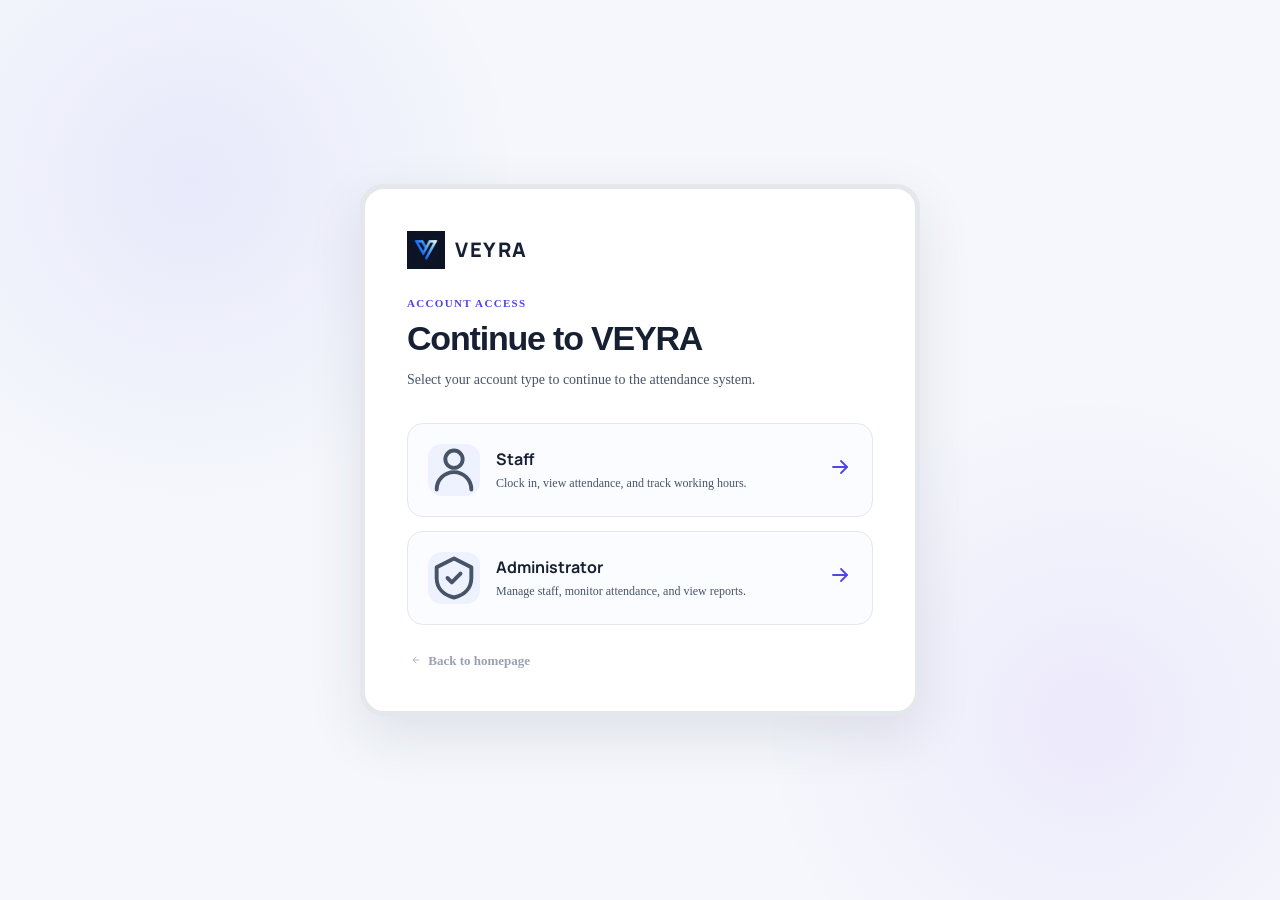
<file: staff-dashboard.html>
<!DOCTYPE html>
<html lang="en">

<head>
    <meta charset="UTF-8">

    <meta name="viewport" content="width=device-width, initial-scale=1.0">

    <meta name="description" content="VEYRA staff attendance dashboard.">

    <title>VEYRA — Staff Dashboard</title>

    <link rel="stylesheet" href="dashboard.css">
</head>

<body>

    <div class="dashboard-layout">


        <aside class="sidebar">

            <a href="index.html" class="logo">

                <img src="Unknown.jpeg" alt="VEYRA logo" class="logo-image">
                <span class="logo-name">VEYRA</span>

            </a>

            <nav class="sidebar-nav">

                <a href="staff-dashboard.html" class="nav-item active">

                    <span class="nav-icon" aria-hidden="true">
                        <svg viewBox="0 0 24 24" fill="none">
                            <rect x="3" y="3" width="7" height="7" rx="1.5" stroke="currentColor" stroke-width="1.8" />
                            <rect x="14" y="3" width="7" height="7" rx="1.5" stroke="currentColor" stroke-width="1.8" />
                            <rect x="3" y="14" width="7" height="7" rx="1.5" stroke="currentColor" stroke-width="1.8" />
                            <rect x="14" y="14" width="7" height="7" rx="1.5" stroke="currentColor"
                                stroke-width="1.8" />
                        </svg>
                    </span>

                    Dashboard

                </a>

                <a href="attendance.html" class="nav-item">

                    <span class="nav-icon" aria-hidden="true">
                        <svg viewBox="0 0 24 24" fill="none">
                            <circle cx="12" cy="12" r="8.5" stroke="currentColor" stroke-width="1.8" />
                            <path d="M12 7v5l3.2 2" stroke="currentColor" stroke-width="1.8" stroke-linecap="round"
                                stroke-linejoin="round" />
                        </svg>
                    </span>

                    Attendance

                </a>

                <a href="history.html" class="nav-item">

                    <span class="nav-icon" aria-hidden="true">
                        <svg viewBox="0 0 24 24" fill="none">
                            <path
                                d="M6 4.5h12A1.5 1.5 0 0 1 19.5 6v12A1.5 1.5 0 0 1 18 19.5H6A1.5 1.5 0 0 1 4.5 18V6A1.5 1.5 0 0 1 6 4.5Z"
                                stroke="currentColor" stroke-width="1.8" />
                            <path d="M8 9h8M8 12h8M8 15h5" stroke="currentColor" stroke-width="1.8"
                                stroke-linecap="round" />
                        </svg>
                    </span>

                    History

                </a>

                <a href="setting.html" class="nav-item">

                    <span class="nav-icon" aria-hidden="true">
                        <svg viewBox="0 0 24 24" fill="none">
                            <path d="M12 8.5a3.5 3.5 0 1 0 0 7 3.5 3.5 0 0 0 0-7Z" stroke="currentColor"
                                stroke-width="1.8" />
                            <path
                                d="M19 13.2v-2.4l-2-.6a6.8 6.8 0 0 0-.7-1.7l.9-1.9-1.7-1.7-1.9.9a6.8 6.8 0 0 0-1.7-.7l-.6-2h-2.4l-.6 2a6.8 6.8 0 0 0-1.7.7l-1.9-.9-1.7 1.7.9 1.9a6.8 6.8 0 0 0-.7 1.7l-2 .6v2.4l2 .6c.2.6.4 1.2.7 1.7l-.9 1.9 1.7 1.7 1.9-.9c.5.3 1.1.5 1.7.7l.6 2h2.4l.6-2c.6-.2 1.2-.4 1.7-.7l1.9.9 1.7-1.7-.9-1.9c.3-.5.5-1.1.7-1.7l2-.6Z"
                                stroke="currentColor" stroke-width="1.5" stroke-linejoin="round" />
                        </svg>
                    </span>

                    Settings

                </a>

            </nav>

            <div class="sidebar-bottom">

                <a href="login.html" class="logout-link">

                    <span class="nav-icon" aria-hidden="true">
                        <svg viewBox="0 0 24 24" fill="none">
                            <path d="M10 17l5-5-5-5" stroke="currentColor" stroke-width="1.8" stroke-linecap="round"
                                stroke-linejoin="round" />
                            <path d="M15 12H4" stroke="currentColor" stroke-width="1.8" stroke-linecap="round" />
                            <path d="M13 5h5a2 2 0 0 1 2 2v10a2 2 0 0 1-2 2h-5" stroke="currentColor" stroke-width="1.8"
                                stroke-linecap="round" />
                        </svg>
                    </span>

                    Log Out

                </a>

            </div>

        </aside>



        <main class="dashboard-main">


            <header class="dashboard-header">

                <div>

                    <p class="welcome-label">
                        STAFF DASHBOARD
                    </p>

                    <h1 id="greetingText">
                        Good morning
                    </h1>

                    <p class="header-subtitle">
                        Here's your attendance overview for today.
                    </p>

                </div>

                <div class="header-date">

                    <span>
                        TODAY
                    </span>

                    <strong id="currentDate">
                        Loading...
                    </strong>

                </div>

            </header>


            
            <section class="attendance-card">

                <div class="attendance-info">

                    <span class="status-label">
                        TODAY'S STATUS
                    </span>

                    <h2>
                        You're currently
                        <span>Not Clocked In</span>
                    </h2>

                    <p>
                        Start your workday by clocking in.
                        VEYRA will keep track of your working hours.
                    </p>

                </div>

                <div class="clock-action">

                    <div class="current-time" id="currentTime">
                        08:00 AM
                    </div>

                    <div class="clock-buttons">

                        <button type="button" id="clockInButton" class="clock-button">
                            Clock In
                        </button>

                        <button type="button" id="clockOutButton" class="clock-button clock-out-button" disabled>
                            Clock Out
                        </button>

                    </div>

                    <p id="clockMessage">
                        You have not started today's shift.
                    </p>

                </div>

            </section>


           
            <section class="overview-section">

                <div class="section-title">

                    <div>

                        <p class="section-label">
                            OVERVIEW
                        </p>

                        <h2>
                            Your attendance at a glance
                        </h2>

                    </div>

                </div>


                <div class="stats-grid">

                    <article class="stat-card">

                        <span class="stat-icon" aria-hidden="true">
                            <svg viewBox="0 0 24 24" fill="none">
                                <circle cx="12" cy="12" r="8.5" stroke="currentColor" stroke-width="1.8" />
                                <path d="M12 7v5l3.2 2" stroke="currentColor" stroke-width="1.8" stroke-linecap="round"
                                    stroke-linejoin="round" />
                            </svg>
                        </span>

                        <div>

                            <p>
                                Hours Worked
                            </p>

                            <strong id="hoursWorked">
                                0h 00m
                            </strong>

                        </div>

                    </article>


                    <article class="stat-card">

                        <span class="stat-icon" aria-hidden="true">
                            <svg viewBox="0 0 24 24" fill="none">
                                <circle cx="12" cy="12" r="8.5" stroke="currentColor" stroke-width="1.8" />
                                <path d="m8.5 12 2.3 2.3 4.8-5" stroke="currentColor" stroke-width="1.8"
                                    stroke-linecap="round" stroke-linejoin="round" />
                            </svg>
                        </span>

                        <div>

                            <p>
                                Days Present
                            </p>

                            <strong id="daysPresent">
                                0
                            </strong>

                        </div>

                    </article>


                    <article class="stat-card">

                        <span class="stat-icon" aria-hidden="true">
                            <svg viewBox="0 0 24 24" fill="none">
                                <path d="M12 3.8 20 18H4L12 3.8Z" stroke="currentColor" stroke-width="1.8"
                                    stroke-linejoin="round" />
                                <path d="M12 9v4.2" stroke="currentColor" stroke-width="1.8" stroke-linecap="round" />
                                <circle cx="12" cy="16.2" r="1" fill="currentColor" />
                            </svg>
                        </span>

                        <div>

                            <p>
                                Late Days
                            </p>

                            <strong id="lateDays">
                                0
                            </strong>

                        </div>

                    </article>


                    <article class="stat-card">

                        <span class="stat-icon" aria-hidden="true">
                            <svg viewBox="0 0 24 24" fill="none">
                                <circle cx="12" cy="12" r="8.5" stroke="currentColor" stroke-width="1.8" />
                                <path d="M12 7v5l3.5 2" stroke="currentColor" stroke-width="1.8" stroke-linecap="round"
                                    stroke-linejoin="round" />
                            </svg>
                        </span>

                        <div>

                            <p>
                                Attendance Rate
                            </p>

                            <strong id="attendanceRate">
                                0%
                            </strong>

                        </div>

                    </article>

                </div>

            </section>

            <section class="progress-card">

                <div class="progress-header">

                    <div>

                        <p class="section-label">
                            TODAY'S PROGRESS
                        </p>

                        <h2>
                            Working hours
                        </h2>

                    </div>

                    <strong id="workProgressText">
                        0h 00m / 8h
                    </strong>

                </div>

                <div class="progress-track">

                    <div class="progress-fill" id="workProgress"></div>

                </div>

                <div class="progress-footer">

                    <span>
                        Minimum required working time
                    </span>

                    <strong id="requiredWorkHoursText">
                        8 hours
                    </strong>

                </div>

            </section>

            <section class="activity-section">

                <div class="section-title">

                    <div>

                        <p class="section-label">
                            RECENT ACTIVITY
                        </p>

                        <h2>
                            Attendance history
                        </h2>

                    </div>

                    <a href="history.html" class="view-all">
                        View all
                    </a>

                </div>


                <div class="activity-table" id="recentActivityTable">

                    <div class="table-row table-heading">

                        <span>
                            Date
                        </span>

                        <span>
                            Clock In
                        </span>

                        <span>
                            Clock Out
                        </span>

                        <span>
                            Hours
                        </span>

                        <span>
                            Status
                        </span>

                    </div>


                    <div id="recentActivityRows"></div>

                </div>

            </section>

        </main>

    </div>


    <script src="script.js"></script>

</body>

</html>
</file>
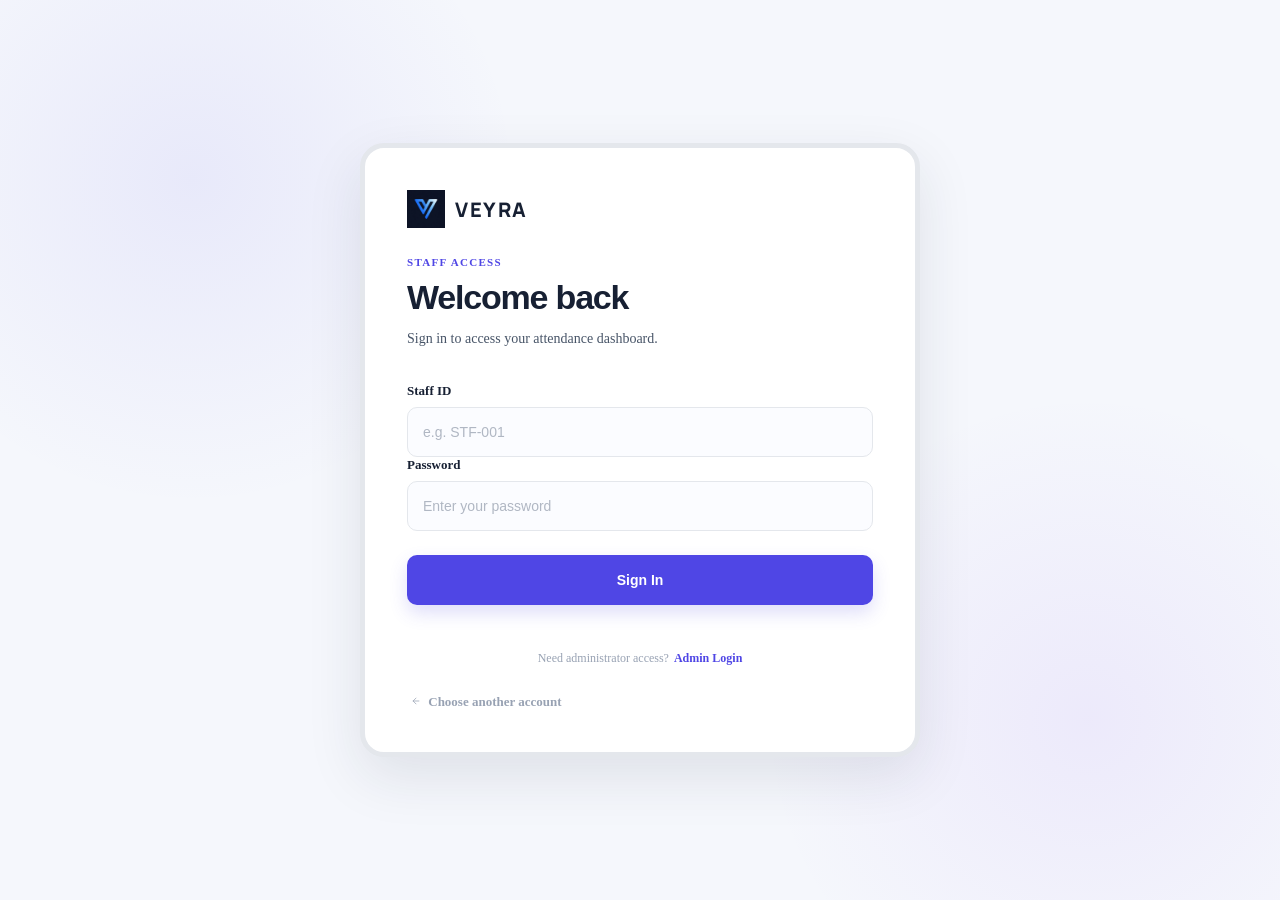
<file: staff-login.html>
<!DOCTYPE html>
<html lang="en">

<head>
    <meta charset="UTF-8">

    <meta name="viewport" content="width=device-width, initial-scale=1.0">

    <meta name="description" content="Sign in to your VEYRA staff account.">

    <title>VEYRA — Staff Login</title>

    <link rel="stylesheet" href="login.css">
</head>

<body>

    <main class="login-page">

        <div class="login-container">



            <a href="index.html" class="logo login-logo">

                <img src="Unknown.jpeg" alt="VEYRA logo" class="logo-image">
                <span class="logo-name">VEYRA</span>

            </a>


            

            <div class="login-heading">

                <span class="eyebrow">
                    STAFF ACCESS
                </span>

                <h1>
                    Welcome back
                </h1>

                <p>
                    Sign in to access your attendance
                    dashboard.
                </p>

            </div>


            

            <form id="staffLoginForm" class="login-form">

             

                <div class="form-group">

                    <label for="staffId">
                        Staff ID
                    </label>

                    <input type="text" id="staffId" name="staffId" placeholder="e.g. STF-001" autocomplete="username"
                        required>

                </div>

                <div class="form-group">

                    <label for="staffPassword">
                        Password
                    </label>

                    <input type="password" id="staffPassword" name="password" placeholder="Enter your password"
                        autocomplete="current-password" required>

                </div>



             

                <button type="submit" class="login-submit">
                    Sign In
                </button>


               

                <p id="loginMessage" class="login-message" role="alert"></p>

            </form>


            

            <div class="switch-login">

                <span>
                    Need administrator access?
                </span>

                <a href="admin-login.html">
                    Admin Login
                </a>

            </div>


           

            <a href="login.html" class="back-link">

                <svg viewBox="0 0 24 24" fill="none" stroke="currentColor" stroke-width="1.8" stroke-linecap="round"
                    stroke-linejoin="round" aria-hidden="true">
                    <path d="M19 12H5"></path>
                    <path d="M12 19l-7-7 7-7"></path>
                </svg>

                <span>
                    Choose another account
                </span>

            </a>

        </div>

    </main>


    <script src="script.js"></script>

</body>

</html>
</file>
<file: style.css>
@import url('https://fonts.googleapis.com/css2?family=DM+Sans:wght@400;500;600;700&family=Manrope:wght@600;700;800&display=swap');



:root {
    --primary: #4f46e5;
    --primary-dark: #3730a3;
    --primary-light: #eef2ff;
    --accent: #7c3aed;

    --text-dark: #172033;
    --text: #475467;
    --text-light: #667085;

    --white: #ffffff;
    --background: #f8faff;
    --section-bg: #f3f6ff;
    --border: #e5e9f2;

    --success: #16a34a;
    --success-bg: #ecfdf3;

    --shadow-sm: 0 8px 24px rgba(31, 41, 55, 0.06);
    --shadow-md: 0 18px 45px rgba(31, 41, 55, 0.10);

    --radius-sm: 10px;
    --radius-md: 16px;
    --radius-lg: 24px;

    --container: 1180px;
}



* {
    margin: 0;
    padding: 0;
    box-sizing: border-box;
}

html {
    scroll-behavior: smooth;
}

body {
    font-family: 'Franklin Gothic Medium', 'Arial Narrow', Arial, sans-serif;
    color: var(--text);
    background: var(--white);
    line-height: 1.6;
}

a {
    text-decoration: none;
    color: inherit;
}

button,
input {
    font-family: inherit;
}

img {
    max-width: 100%;
    display: block;
}



.container {
    width: min(100% - 40px, var(--container));
    margin-inline: auto;
}

section {
    padding: 100px 0;
}

.eyebrow {
    display: inline-block;
    margin-bottom: 16px;
    color: var(--primary);
    font-size: 12px;
    font-weight: 700;
    letter-spacing: 0.12em;
    text-transform: uppercase;
}


.btn {
    display: inline-flex;
    align-items: center;
    justify-content: center;

    min-height: 48px;
    padding: 0 22px;

    border-radius: 10px;

    font-size: 14px;
    font-weight: 700;

    transition:
        transform 0.2s ease,
        box-shadow 0.2s ease,
        background 0.2s ease,
        border-color 0.2s ease;
}

.btn:hover {
    transform: translateY(-2px);
}

.btn-primary {
    color: var(--white);
    background: var(--primary);
    box-shadow: 0 8px 20px rgba(79, 70, 229, 0.20);
}

.btn-primary:hover {
    background: var(--primary-dark);
    box-shadow: 0 12px 25px rgba(79, 70, 229, 0.28);
}

.btn-secondary {
    color: var(--text-dark);
    background: var(--white);
    border: 1px solid var(--border);
}

.btn-secondary:hover {
    border-color: #cbd5e1;
    box-shadow: var(--shadow-sm);
}

.navbar {
    position: sticky;
    top: 0;
    z-index: 100;

    background: rgba(255, 255, 255, 0.94);
    border-bottom: 1px solid rgba(229, 233, 242, 0.8);

    backdrop-filter: blur(12px);
}

.nav-content {
    min-height: 76px;

    display: flex;
    align-items: center;
    justify-content: space-between;

    gap: 30px;
}


.logo {
    display: inline-flex;
    align-items: center;
    gap: 10px;
    flex-shrink: 0;
}

.logo-icon {
    width: 34px;
    height: 34px;

    display: grid;
    place-items: center;

    color: var(--white);
    background: var(--primary);

    border-radius: 9px;

    font-family: "Manrope", sans-serif;
    font-size: 17px;
    font-weight: 800;

    box-shadow: 0 7px 16px rgba(79, 70, 229, 0.20);
}

.logo-name {
    color: var(--text-dark);

    font-family: "Manrope", sans-serif;
    font-size: 19px;
    font-weight: 800;

    letter-spacing: 0.08em;
}
.logo-image {
    width: 42px;
    height: 42px;
    object-fit: contain;
    display: block;
}



.nav-links {
    display: flex;
    align-items: center;
    gap: 34px;
}

.nav-links a {
    color: #596579;
    font-size: 14px;
    font-weight: 600;

    transition: color 0.2s ease;
}

.nav-links a:hover {
    color: var(--primary);
}


.nav-actions {
    display: flex;
    align-items: center;
    gap: 22px;
}

.login-link {
    color: var(--text-dark);
    font-size: 14px;
    font-weight: 600;

    transition: color 0.2s ease;
}

.login-link:hover {
    color: var(--primary);
}




.hero {
    position: relative;
    overflow: hidden;

    padding: 90px 0 110px;

    background:
        radial-gradient(
            circle at 90% 10%,
            rgba(124, 58, 237, 0.10),
            transparent 28%
        ),
        radial-gradient(
            circle at 10% 90%,
            rgba(79, 70, 229, 0.08),
            transparent 30%
        ),
        #f9faff;
}

.hero-content {
    display: grid;
    grid-template-columns: 1fr 0.9fr;

    align-items: center;

    gap: 70px;
}

.hero-text {
    max-width: 610px;
}

.hero-text h1 {
    margin-bottom: 24px;

    color: var(--text-dark);

    font-family: "Manrope", sans-serif;
    font-size: clamp(42px, 5vw, 68px);

    line-height: 1.08;
    letter-spacing: -0.045em;
}

.hero-text h1 span {
    display: block;
    color: var(--primary);
}

.hero-text > p {
    max-width: 540px;
    margin-bottom: 32px;

    color: var(--text);

    font-size: 17px;
    line-height: 1.8;
}


.hero-buttons {
    display: flex;
    align-items: center;

    gap: 14px;
    margin-bottom: 28px;
}



.hero-trust {
    display: flex;
    flex-wrap: wrap;

    gap: 18px;

    color: #667085;

    font-size: 13px;
    font-weight: 600;
}

.hero-trust span {
    display: inline-flex;
    align-items: center;
    gap: 7px;
}

.hero-trust svg {
    width: 15px;
    height: 15px;

    color: var(--primary);
    flex-shrink: 0;
}



.hero-preview {
    position: relative;
}

.preview-card {
    position: relative;

    padding: 28px;

    background: var(--white);

    border: 1px solid var(--border);
    border-radius: var(--radius-lg);

    box-shadow: var(--shadow-md);

    transform: rotate(1deg);
    
    transition: transform 0.3s ease;
}

.preview-card:hover {
    transform: rotate(0deg) translateY(-5px);
}




.preview-header {
    display: flex;
    align-items: flex-start;
    justify-content: space-between;

    gap: 20px;

    padding-bottom: 22px;

    border-bottom: 1px solid var(--border);
}

.small-label {
    display: block;

    margin-bottom: 5px;

    color: blue;

    font-size: 10px;
    font-weight: 700;

    letter-spacing: 0.1em;
    text-transform: uppercase;
}

.preview-header h3 {
    color: var(--text-dark);

    font-family: "Manrope", sans-serif;
    font-size: 17px;
    font-weight: 700;
}

.status {
    display: inline-flex;
    align-items: center;

    padding: 7px 11px;

    border-radius: 30px;

    font-size: 11px;
    font-weight: 700;

    white-space: nowrap;
}

.status.present {
    color: var(--success);
    background: var(--success-bg);
}


.time-display {
    display: flex;
    align-items: center;

    gap: 18px;

    padding: 30px 0;
}

.clock-circle {
    width: 58px;
    height: 58px;

    display: grid;
    place-items: center;

    color: var(--primary);

    background: var(--primary-light);

    border-radius: 50%;
}

.clock-circle svg {
    width: 26px;
    height: 26px;
}

.time-display strong {
    display: block;

    color: var(--text-dark);

    font-family: "Manrope", sans-serif;
    font-size: 28px;
    font-weight: 800;

    line-height: 1.2;
}



.progress-section {
    padding: 20px;

    background: #fcf8f9;

    border-radius: 14px;
}

.progress-info {
    display: flex;
    align-items: center;
    justify-content: space-between;

    margin-bottom: 12px;

    font-size: 13px;
}

.progress-info span {
    color: var(--text-light);
}

.progress-info strong {
    color: var(--text-dark);
}

.progress-bar {
    width: 100%;
    height: 8px;

    overflow: hidden;

    background: #e5e7eb;

    border-radius: 20px;
}

.progress {
    width: 65%;
    height: 100%;

    background: var(--primary);

    border-radius: inherit;
}



.preview-footer {
    padding-top: 20px;

    color: blue;

    font-size: 11px;
    font-weight: 500;
}

.preview-footer span {
    display: inline-flex;
    align-items: center;
    gap: 6px;
}

.preview-footer svg {
    width: 15px;
    height: 15px;

    flex-shrink: 0;
}



.section-heading {
    max-width: 650px;

    margin: 0 auto 55px;

    text-align: center;
}


.section-heading h2 {
    margin-bottom: 16px;

    color: var(--text-dark);

    font-family: 'Segoe UI', Tahoma, Geneva, Verdana, sans-serif;

    font-size: clamp(28px, 4vw, 46px);

    line-height: 1.15;
    letter-spacing: -0.035em;
}

.section-heading p {
    color: (gray);

    font-size: 16px;
    line-height: 1.8;
}




.features {
    background: var(--white);
}

.feature-grid {
    display: grid;

    grid-template-columns: repeat(4, 1fr);

    gap: 20px;
}

.feature-card {
    padding: 28px;

    background: var(--white);

    border: 1px solid var(--border);
    border-radius: var(--radius-md);

    transition:
        transform 0.25s ease,
        box-shadow 0.25s ease,
        border-color 0.25s ease;
}

.feature-card:hover {
    transform: translateY(-10px);
    border-color: var(--primary);
    box-shadow: var(--shadow-md);
}

.feature-icon {
    width: 48px;
    height: 48px;

    display: grid;
    place-items: center;

    margin-bottom: 22px;

    color: var(--primary);

    background: var(--primary-light);

    border-radius: 12px;
}

.feature-icon svg {
    width: 23px;
    height: 23px;
}

.feature-card h3 {
    margin-bottom: 10px;

    color: var(--text-dark);

    font-family: 'Franklin Gothic Medium', 'Arial Narrow', Arial, sans-serif;

    font-size: 17px;
    font-weight: 700;
}

.feature-card p {
    color: (gray);

    font-size: 16px;
    line-height: 1.7;
}



.how-it-works {
    background: var(--section-bg);
}

.steps {
    display: grid;

    grid-template-columns: repeat(3, 1fr);

    gap: 25px;
}

.step {
    position: relative;

    padding: 30px;

    background: var(--white);

    border: 1px solid var(--border);
    border-radius: var(--radius-md);
}


.step-number {
    display: inline-block;

    margin-bottom: 35px;

    color: var(--primary);

    font-family: Verdana, Geneva, Tahoma, sans-serif;

    font-size: 13px;
    font-weight: 800;

    letter-spacing: 0.08em;
}

.step h3 {
    margin-bottom: 10px;

    color: var(--text-dark);

    font-family: "Manrope", sans-serif;
    font-size: 20px;
}

.step p {
    color: var(--text-light);

    font-size: 14px;
    line-height: 1.7;
}


.about {
    background: var(--white);
}

.about-content {
    display: grid;

    grid-template-columns: 1fr 0.8fr;

    align-items: center;

    gap: 90px;
}

.about-text {
    max-width: 600px;
}

.about-text h2 {
    margin-bottom: 24px;

    color: var(--text-dark);

    font-family: "Manrope", sans-serif;

    font-size: clamp(32px, 4vw, 46px);

    line-height: 1.15;
    letter-spacing: -0.035em;
}

.about-text p {
    margin-bottom: 14px;

    color: var(--text-light);

    font-size: 16px;
    line-height: 1.8;
}

.about-highlight {
    display: flex;
    align-items: center;

    gap: 25px;

    padding: 32px;

    background: linear-gradient(
        135deg,
        #f1f3ff,
        #faf8ff
    );

    border: 1px solid #e4e5ff;
    border-radius: var(--radius-lg);
}

.highlight-number {
    color: var(--primary);

    font-family: 'Gill Sans', 'Gill Sans MT', Calibri, 'Trebuchet MS', sans-serif;

    font-size: 58px;
    font-weight: 800;

    line-height: 1;
}

.about-highlight strong {
    display: block;

    margin-bottom: 6px;

    color: var(--text-dark);

    font-family: "Manrope", sans-serif;
    font-size: 17px;
}

.about-highlight p {
    color: var(--text-light);

    font-size: 13px;
    line-height: 1.6;
}



.cta {
    padding: 70px 0;

    background: var(--primary);
}

.cta-content {
    display: flex;
    align-items: center;
    justify-content: space-between;

    gap: 30px;
}

.cta .eyebrow {
    color: rgba(255, 255, 255, 0.75);
}

.cta h2 {
    max-width: 650px;

    color: var(--white);

    font-family: "Manrope", sans-serif;

    font-size: clamp(30px, 4vw, 44px);

    line-height: 1.15;
    letter-spacing: -0.035em;
}

.cta .btn-primary {
    color: var(--primary);

    background: var(--white);

    box-shadow: none;
}

.cta .btn-primary:hover {
    background: #f4f4ff;
}



.footer {
    padding: 20px 0;

    background: #fafbff;

    border-top: 1px solid var(--border);
}

.footer-content {
    display: flex;
    align-items: center;
    justify-content: space-between;

    gap: 20px;
}

.footer p,
.footer > .container > span {
    color: #121213;

    font-size: 12px;
}



@media (max-width: 1000px) {

    .nav-links {
        gap: 20px;
    }

    .hero-content {
        grid-template-columns: 1fr;

        gap: 55px;
    }

    .hero-text {
        max-width: 720px;

        margin-inline: auto;

        text-align: center;
    }

    .hero-text > p {
        margin-inline: auto;
    }

    .hero-buttons,
    .hero-trust {
        justify-content: center;
    }

    .hero-preview {
        width: 100%;
        max-width: 650px;

        margin-inline: auto;
    }

    .feature-grid {
        grid-template-columns: repeat(2, 1fr);
    }

    .about-content {
        grid-template-columns: 1fr;

        gap: 45px;
    }

    .about-text {
        max-width: 700px;
    }
}



@media (max-width: 700px) {

    section {
        padding: 75px 0;
    }

    .container {
        width: min(100% - 28px, var(--container));
    }


    

    .nav-content {
        min-height: 68px;
    }

    .nav-links {
        display: none;
    }

    .nav-actions {
        gap: 10px;
    }

    .login-link {
        display: none;
    }

    .nav-actions .btn {
        min-height: 42px;

        padding-inline: 16px;

        font-size: 12px;
    }


  

    .hero {
        padding: 65px 0 80px;
    }

    .hero-text h1 {
        font-size: 42px;

        letter-spacing: -0.04em;
    }

    .hero-text > p {
        font-size: 15px;
    }

    .hero-buttons {
        flex-direction: column;
        align-items: stretch;
    }

    .hero-buttons .btn {
        width: 100%;
    }

    .hero-trust {
        gap: 10px 15px;

        font-size: 11px;
    }


   

    .preview-card {
        padding: 20px;

        transform: none;
    }

    .preview-header {
        flex-direction: column;
    }

    .time-display strong {
        font-size: 24px;
    }

    .progress-info {
        flex-direction: column;

        align-items: flex-start;

        gap: 4px;
    }


   

    .feature-grid {
        grid-template-columns: 1fr;
    }

    .feature-card {
        padding: 24px;
    }


   

    .steps {
        grid-template-columns: 1fr;
    }


   

    .about-highlight {
        padding: 24px;

        align-items: flex-start;
    }

    .highlight-number {
        font-size: 45px;
    }



    .cta {
        padding: 55px 0;
    }

    .cta-content {
        flex-direction: column;

        align-items: flex-start;
    }

    .cta .btn {
        width: 100%;
    }


   

    .footer-content {
        flex-direction: column;

        align-items: flex-start;
    }
}




@media (max-width: 420px) {

    .logo-name {
        font-size: 17px;
    }

    .logo-icon {
        width: 31px;
        height: 31px;
    }

    .hero-text h1 {
        font-size: 36px;
    }

    .section-heading h2,
    .about-text h2 {
        font-size: 32px;
    }
}
</file>
<file: admin.css>
@import url('https://fonts.googleapis.com/css2?family=DM+Sans:wght@400;500;600;700&family=Manrope:wght@600;700;800&display=swap');

:root {
    --primary: #4f46e5;
    --primary-dark: #3730a3;
    --primary-light: #eef2ff;

    --text: #172033;
    --muted: #667085;

    --background: #f8faff;
    --white: #ffffff;
    --border: #e5e9f2;

    --success: #16a34a;
    --success-light: #ecfdf3;

    --warning: #d97706;
    --warning-light: #fff7ed;

    --danger: #dc2626;
    --danger-light: #fef2f2;

    --sidebar-width: 250px;

    --shadow-sm: 0 6px 20px rgba(31, 41, 55, 0.05);
    --shadow-md: 0 16px 40px rgba(31, 41, 55, 0.08);
}


* {
    margin: 0;
    padding: 0;
    box-sizing: border-box;
}

html {
    scroll-behavior: smooth;
}

body {
    font-family: sans-serif;
    background: var(--background);
    color: var(--text);
    line-height: 1.6;
}

a {
    text-decoration: none;
    color: inherit;
}

button,
input,
select,
textarea {
    font-family: inherit;
}




.admin-layout {
    min-height: 100vh;
    display: flex;
}



.admin-sidebar {
    width: var(--sidebar-width);
    min-height: 100vh;

    position: fixed;
    left: 0;
    top: 0;
    bottom: 0;
    z-index: 100;

    display: flex;
    flex-direction: column;

    padding: 26px 16px;

    background: var(--white);
    border-right: 1px solid var(--border);
}




.admin-logo {
    display: flex;
    align-items: center;
    gap: 10px;

    padding: 0 11px;
    margin-bottom: 42px;
}

.admin-logo-icon {
    width: 38px;
    height: 38px;

    display: grid;
    place-items: center;

    flex-shrink: 0;

    background: var(--primary);
    color: var(--white);

    border-radius: 10px;

    font-family: 'Manrope', sans-serif;
    font-size: 18px;
    font-weight: 800;

    box-shadow: 0 7px 16px rgba(79, 70, 229, 0.18);
}

.admin-logo-name {
    color: var(--text);

    font-family: 'Manrope', sans-serif;
    font-size: 19px;
    font-weight: 800;

    letter-spacing: 0.05em;
}




.admin-nav {
    display: flex;
    flex-direction: column;
    gap: 5px;
}

.admin-nav-item,
.admin-logout {
    display: flex;
    align-items: center;
    gap: 12px;

    width: 100%;

    padding: 12px 13px;

    border-radius: 10px;

    color: var(--muted);

    font-size: 13px;
    font-weight: 600;

    transition:
        background 0.2s ease,
        color 0.2s ease,
        transform 0.2s ease;
}

.admin-nav-item:hover {
    background: #f7f7fc;
    color: var(--text);
}

.admin-nav-item.active {
    background: var(--primary-light);
    color: var(--primary);
}

.admin-nav-item.active .nav-icon {
    color: var(--primary);
}

.nav-icon {
    width: 20px;
    height: 20px;

    display: inline-flex;
    align-items: center;
    justify-content: center;

    flex-shrink: 0;

    font-size: 16px;
}


.admin-sidebar-bottom {
    margin-top: auto;
}

.admin-logout:hover {
    background: var(--danger-light);
    color: var(--danger);
}



.admin-main {
    width: calc(100% - var(--sidebar-width));

    min-height: 100vh;

    margin-left: var(--sidebar-width);

    padding: 40px 48px 60px;
}

.admin-header {
    display: flex;
    align-items: flex-start;
    justify-content: space-between;

    gap: 30px;

    margin-bottom: 34px;
}

.admin-eyebrow,
.admin-section-label {
    color: var(--primary);

    font-size: 14px;
    font-weight: 700;

    letter-spacing: 1.4px;
    
}

.admin-header h1 {
    margin-top: 7px;

    color: var(--text);

    font-family: Cambria, Cochin, Georgia, Times, 'Times New Roman', serif;
    font-size: 30px;
    line-height: 1.2;

}

.admin-header-description {
    max-width: 650px;

    margin-top: 8px;

    color: var(--muted);

    font-size: 14px;
    line-height: 1.7;
}



.admin-date {
    min-width: 160px;

    padding: 13px 17px;

    background: var(--white);

    border: 1px solid var(--border);
    border-radius: 12px;

    box-shadow: var(--shadow-sm);
}

.admin-date span {
    display: block;

    margin-bottom: 3px;

    color: #adb2c0;

    font-size: 15px;
    font-weight: 700;

}

.admin-date strong {
    color: var(--text);

    font-size: 13px;
}


.admin-stats {
    display: grid;

    grid-template-columns: repeat(4, 1fr);

    gap: 18px;

    margin-bottom: 38px;
}

.admin-stat-card {
    padding: 21px;

    background: var(--white);

    border: 1px solid var(--border);
    border-radius: 16px;

    transition:
        transform 0.2s ease,
        box-shadow 0.2s ease,
        border-color 0.2s ease;
}

.admin-stat-card:hover {
    transform: translateY(-3px);

    border-color: #d9dcf7;

    box-shadow: var(--shadow-md);
}

.stat-card-header {
    display: flex;
    align-items: center;
    justify-content: space-between;

    margin-bottom: 17px;
}

.stat-label {
    color: var(--muted);

    font-size: 10px;
    font-weight: 700;

    letter-spacing: 1px;
    text-transform: uppercase;
}

.stat-icon {
    width: 32px;
    height: 32px;

    display: grid;
    place-items: center;

    border-radius: 9px;

    background: var(--primary-light);
    color: var(--primary);

    font-size: 14px;
    font-weight: 700;
}

.stat-number {
    display: block;

    margin-bottom: 7px;

    color: var(--text);

    font-family: 'Manrope', sans-serif;
    font-size: 29px;
    font-weight: 800;
    line-height: 1;
}

.admin-stat-card p {
    color: var(--muted);

    font-size: 12px;
}



.admin-section {
    margin-bottom: 38px;
}

.admin-section-heading {
    display: flex;
    align-items: flex-end;
    justify-content: space-between;

    gap: 20px;

    margin-bottom: 15px;
}

.admin-section-heading h2 {
    margin-top: 5px;

    color: var(--text);

    font-family: 'Manrope', sans-serif;
    font-size: 20px;
    font-weight: 700;

    letter-spacing: -0.5px;
}

.admin-view-link {
    color: var(--primary);

    font-size: 13px;
    font-weight: 700;

    transition: color 0.2s ease;
}

.admin-view-link:hover {
    color: var(--primary-dark);
}


.admin-table-container {
    overflow-x: auto;

    background: var(--white);

    border: 1px solid var(--border);
    border-radius: 16px;

    box-shadow: var(--shadow-sm);
}

.admin-table {
    width: 100%;

    min-width: 650px;

    border-collapse: collapse;
}

.admin-table th {
    padding: 14px 18px;

    background: #fafaff;

    color: var(--muted);

    text-align: left;

    font-size: 10px;
    font-weight: 700;

    letter-spacing: 0.8px;
    text-transform: uppercase;

    border-bottom: 1px solid var(--border);
}

.admin-table td {
    padding: 16px 18px;

    color: var(--text);

    font-size: 13px;

    border-bottom: 1px solid #f0f1f5;
}

.admin-table tbody tr {
    transition: background 0.2s ease;
}

.admin-table tbody tr:hover {
    background: #fafaff;
}

.admin-table tbody tr:last-child td {
    border-bottom: none;
}

.empty-table {
    padding: 45px 20px !important;

    color: var(--muted);

    text-align: center;
}

.admin-quick-actions {
    display: grid;

    grid-template-columns: repeat(3, 1fr);

    gap: 16px;
}

.admin-action-card {
    display: flex;
    align-items: center;
    gap: 13px;

    padding: 18px;

    background: var(--white);

    border: 1px solid var(--border);
    border-radius: 15px;

    transition:
        transform 0.2s ease,
        border-color 0.2s ease,
        box-shadow 0.2s ease;
}

.admin-action-card:hover {
    transform: translateY(-3px);

    border-color: #d8daf6;

    box-shadow: var(--shadow-sm);
}

.action-icon {
    width: 40px;
    height: 40px;

    display: grid;
    place-items: center;

    flex-shrink: 0;

    border-radius: 10px;

    background: var(--primary-light);
    color: var(--primary);

    font-size: 17px;
    font-weight: 700;
}

.admin-action-card strong {
    display: block;

    margin-bottom: 3px;

    color: var(--text);

    font-size: 13px;
    font-weight: 700;
}

.admin-action-card p {
    color: var(--muted);

    font-size: 11px;
    line-height: 1.5;
}

.action-arrow {
    margin-left: auto;

    color: #98a2b3;

    font-size: 17px;

    transition: transform 0.2s ease;
}

.admin-action-card:hover .action-arrow {
    transform: translateX(3px);
}




.staff-form-card {
    padding: 28px;

    background: var(--white);

    border: 1px solid var(--border);
    border-radius: 16px;

    box-shadow: var(--shadow-sm);
}

.staff-form-grid {
    display: grid;

    grid-template-columns: repeat(2, 1fr);

    gap: 20px;
}

.admin-form-group {
    display: flex;
    flex-direction: column;

    gap: 7px;
}

.admin-form-group label {
    color: var(--text);

    font-size: 13px;
    font-weight: 600;
}

.admin-form-group input,
.admin-form-group select,
.admin-form-group textarea {
    width: 100%;

    min-height: 46px;

    padding: 10px 13px;

    background: #fafaff;

    border: 1px solid var(--border);
    border-radius: 9px;

    color: var(--text);

    font-family: inherit;
    font-size: 13px;

    outline: none;

    transition:
        border-color 0.2s ease,
        background 0.2s ease,
        box-shadow 0.2s ease;
}

.admin-form-group textarea {
    resize: vertical;
}

.admin-form-group input::placeholder,
.admin-form-group textarea::placeholder {
    color: #a1a2af;
}

.admin-form-group input:focus,
.admin-form-group select:focus,
.admin-form-group textarea:focus {
    background: var(--white);

    border-color: var(--primary);

    box-shadow: 0 0 0 3px rgba(79, 70, 229, 0.08);
}



.staff-form-footer {
    display: flex;
    align-items: center;
    justify-content: space-between;

    gap: 20px;

    margin-top: 24px;
    padding-top: 20px;

    border-top: 1px solid var(--border);
}

#staffRegistrationMessage {
    color: var(--success);

    font-size: 13px;
    font-weight: 600;
}



.admin-primary-button {
    min-height: 44px;

    padding: 0 18px;

    border: none;
    border-radius: 9px;

    background: var(--primary);
    color: var(--white);

    font-family: inherit;
    font-size: 13px;
    font-weight: 700;

    cursor: pointer;

    box-shadow: 0 7px 16px rgba(79, 70, 229, 0.15);

    transition:
        background 0.2s ease,
        transform 0.2s ease,
        box-shadow 0.2s ease;
}

.admin-primary-button:hover {
    background: var(--primary-dark);

    transform: translateY(-1px);

    box-shadow: 0 9px 20px rgba(79, 70, 229, 0.20);
}

.admin-primary-button:active {
    transform: translateY(0);
}



.staff-count {
    color: var(--muted);

    font-size: 13px;
    font-weight: 600;
}




#staffTableBody td:first-child {
    font-weight: 600;
}

.staff-action-button {
    min-height: 32px;

    padding: 6px 11px;

    border: none;
    border-radius: 7px;

    background: var(--primary-light);
    color: var(--primary);

    font-family: inherit;
    font-size: 11px;
    font-weight: 700;

    cursor: pointer;

    transition:
        background 0.2s ease,
        color 0.2s ease;
}

.staff-action-button:hover {
    background: #e0e2ff;
}




.status,
.attendance-status {
    display: inline-flex;
    align-items: center;

    min-height: 28px;

    padding: 5px 10px;

    border-radius: 30px;

    font-size: 11px;
    font-weight: 700;
}

.status.present,
.attendance-status.present {
    background: var(--success-light);
    color: var(--success);
}

.status.late,
.attendance-status.late {
    background: var(--warning-light);
    color: var(--warning);
}

.status.absent,
.attendance-status.absent {
    background: var(--danger-light);
    color: var(--danger);
}




@media (max-width: 1050px) {

    .admin-main {
        padding-left: 32px;
        padding-right: 32px;
    }

    .admin-stats {
        grid-template-columns: repeat(2, 1fr);
    }

    .admin-quick-actions {
        grid-template-columns: 1fr;
    }
}



@media (max-width: 760px) {

    .admin-sidebar {
        width: 74px;
        padding: 22px 10px;
    }

    .admin-logo {
        justify-content: center;
        padding: 0;
        margin-bottom: 35px;
    }

    
    .admin-logo .logo-name {
        display: none;
    }


    .admin-logo .logo-image {
        width: 38px;
        height: 38px;
        max-width: 38px;
        max-height: 38px;
        object-fit: contain;
        display: block;
        flex-shrink: 0;
    }

    .admin-nav-item,
    .admin-logout {
        justify-content: center;
        padding: 13px;
        font-size: 0;
    }

    .admin-nav-item .nav-icon,
    .admin-logout .nav-icon {
        width: 20px;
        height: 20px;
        font-size: 18px;
    }

    .admin-main {
        width: calc(100% - 74px);
        margin-left: 74px;
        padding: 28px 20px 45px;
    }

    .admin-header {
        flex-direction: column;
        gap: 20px;
    }

    .admin-header h1 {
        font-size: 25px;
    }

    .admin-date {
        width: 100%;
    }
}

@media (max-width: 700px) {

    .admin-main {
        padding: 25px 15px 40px;
    }

    .admin-stats {
        grid-template-columns: 1fr;
    }

    .admin-section-heading {
        align-items: flex-start;

        flex-direction: column;

        gap: 8px;
    }

    .staff-form-grid {
        grid-template-columns: 1fr;
    }

    .staff-form-card {
        padding: 20px;
    }

    .staff-form-footer {
        flex-direction: column;

        align-items: stretch;
    }

    .admin-primary-button {
        width: 100%;
    }
}


@media (max-width: 520px) {

    .admin-header h1 {
        font-size: 23px;
    }

    .admin-header-description {
        font-size: 13px;
    }

    .admin-stat-card {
        padding: 18px;
    }

    .admin-section-heading h2 {
        font-size: 18px;
    }

    .admin-action-card {
        padding: 16px;
    }

    .staff-form-card {
        padding: 17px;
    }
}

.logo-image {
    width: 38px;
    height: 38px;
    object-fit: contain;
    display: block;
    flex-shrink: 0;
}

.admin-settings-card {
    margin-bottom: 24px;
    padding: 28px;
    background: var(--white);
    border: 1px solid var(--border);
    border-radius: 16px;
    box-shadow: var(--shadow-sm);
}

.settings-card-heading {
    margin-bottom: 24px;
}

.settings-card-heading h2 {
    margin-top: 5px;
    color: var(--text);
    font-family: Cambria, Cochin, Georgia, Times, 'Times New Roman', serif;
    font-size: 20px;
    font-weight: 700;
}

.settings-card-heading p:not(.admin-eyebrow) {
    margin-top: 6px;
    color: var(--muted);
    font-size: 13px;
    line-height: 1.6;
}

.admin-settings-grid {
    display: grid;
    grid-template-columns: repeat(2, minmax(0, 1fr));
    gap: 22px;
}

.admin-settings-card .admin-form-group {
    gap: 8px;
}

.admin-settings-card small {
    margin-top: 2px;
    color: var(--muted);
    font-size: 11px;
    line-height: 1.5;
}

.settings-message {
    min-height: 20px;
    margin-top: 12px;
    color: var(--success);
    font-size: 13px;
    font-weight: 600;
}


@media (max-width: 700px) {
    .admin-settings-card {
        padding: 20px;
        margin-bottom: 20px;
    }

    .admin-settings-grid {
        grid-template-columns: 1fr;
        gap: 18px;
    }
}

.admin-settings-card .admin-primary-button {
    margin-top: 18px;
}

.admin-settings-card small {
    display: block;
    margin-top: 6px;
}
</file>
<file: login.css>
@import url('https://fonts.googleapis.com/css2?family=DM+Sans:wght@400;500;600;700&family=Manrope:wght@600;700;800&display=swap');




:root {
    --blue: #4f46e5;
    --blue-dark: #3730a3;
    --blue-soft: #eef2ff;

    --text-dark: #172033;
    --text: #475467;
    --muted: #98a2b3;

    --white: #ffffff;
    --background: #f5f7fc;

    --border: #e4e7ec;

    --shadow: 0 20px 55px rgba(31, 41, 55, 0.10);
}



* {
    margin: 0;
    padding: 0;
    box-sizing: border-box;
}

html,
body {
    min-height: 100%;
}

body {
    font-family: Cambria, Cochin, Georgia, Times, 'Times New Roman', serif;
    color: var(--text);
    background: var(--background);
}

a {
    text-decoration: none;
    color: inherit;
}



.login-page {
    min-height: 100vh;

    display: flex;
    align-items: center;
    justify-content: center;

    padding: 40px 20px;


    background:
        radial-gradient(
            circle at 15% 20%,
            rgba(79, 70, 229, 0.08),
            transparent 25%
        ),
        radial-gradient(
            circle at 85% 80%,
            rgba(124, 58, 237, 0.07),
            transparent 25%
        ),
        var(--background);
}

.login-container {
    width: min(100%, 560px);

    padding: 42px;

    background: var(--white);

    border: 5px solid var(--border);

    border-radius: 24px;

    box-shadow: var(--shadow);
}


.login-logo {
    display: inline-flex;
    align-items: center;
    gap: 10px;
    margin-bottom: 24px;
}

.login-logo .logo-image {
    width: 38px;
    height: 38px;
    max-width: 38px;
    max-height: 38px;
    object-fit: contain;
    display: block;
    flex-shrink: 0;
}

.logo-name {
    color: var(--text-dark);
    font-family: "Manrope", sans-serif;
    font-size: 20px;
    font-weight: 800;
    letter-spacing: 0.08em;
}

.back-link svg {
    width: 18px;
    height: 10px;
    flex-shrink: 0;
}

.login-heading {
    margin-bottom: 32px;
}

.eyebrow {
    display: inline-block;

    margin-bottom: 10px;

    color: var(--blue);

    font-size: 11px;
    font-weight: 700;

    letter-spacing: 0.12em;

    text-transform: uppercase;
}

.login-heading h1 {
    color: var(--text-dark);

    font-family: sans-serif;

    font-size: 34px;
    font-weight: 800;

    line-height: 1.15;

    letter-spacing: -0.035em;

    margin-bottom: 10px;
}

.login-heading p {
    max-width: 430px;

    color: var(--text);

    font-size: 14px;

    line-height: 1.7;
}


.login-options {
    display: grid;

    gap: 14px;
}

.login-option {
    display: grid;

    grid-template-columns: 52px 1fr 24px;

    align-items: center;

    gap: 16px;

    padding: 20px;

    background: #fbfcff;

    border: 1px solid var(--border);

    border-radius: 16px;

    transition:
        transform 0.2s ease,
        border-color 0.2s ease,
        box-shadow 0.2s ease,
        background 0.2s ease;
}

.login-option:hover {
    transform: translateY(-3px);

    background: var(--white);

    border-color: #c9c9ff;

    box-shadow:
        0 12px 30px rgba(31, 41, 55, 0.08);
}



.option-icon {
    width: 52px;
    height: 52px;

    display: grid;
    place-items: center;

    background: var(--blue-soft);

    border-radius: 14px;

    font-size: 22px;
}


.option-content h2 {
    color: var(--text-dark);

    font-family: "Manrope", sans-serif;

    font-size: 16px;
    font-weight: 700;

    margin-bottom: 4px;
}

.option-content p {
    color: var(--text);

    font-size: 12px;

    line-height: 1.55;
}



.option-arrow {
    color: var(--blue);

    font-size: 21px;
    font-weight: 600;

    transition: transform 0.2s ease;
}

.login-option:hover .option-arrow {
    transform: translateX(4px);
}



.back-link {
    display: inline-block;

    margin-top: 28px;

    color: var(--muted);

    font-size: 13px;
    font-weight: 600;

    transition: color 0.2s ease;
}

.back-link:hover {
    color: var(--blue);
}




@media (max-width: 600px) {

    .login-page {
        padding: 20px 14px;
    }

    .login-container {
        padding: 30px 22px;

        border-radius: 20px;
    }

    .login-logo {
        margin-bottom: 34px;
    }

    .login-heading h1 {
        font-size: 29px;
    }

    .login-option {
        grid-template-columns: 46px 1fr 20px;

        gap: 12px;

        padding: 16px;
    }

    .option-icon {
        width: 46px;
        height: 46px;

        border-radius: 12px;
    }

    .option-content p {
        font-size: 11px;
    }
} */

.login-form {
    display: flex;
    flex-direction: column;
    gap: 20px;
}

.form-group {
    display: flex;
    flex-direction: column;
    gap: 8px;
}

.form-group label {
    color: var(--text-dark);

    font-size: 13px;
    font-weight: 700;
}



.form-group input {
    width: 100%;

    height: 50px;

    padding: 0 15px;

    color: var(--text-dark);
    background: #fbfcff;

    border: 1px solid var(--border);
    border-radius: 10px;

    outline: none;

    font-size: 14px;

    transition:
        border-color 0.2s ease,
        box-shadow 0.2s ease,
        background 0.2s ease;
}

.form-group input::placeholder {
    color: #b0b7c3;
}

.form-group input:focus {
    background: var(--white);

    border-color: var(--blue);

    box-shadow:
        0 0 0 4px rgba(79, 70, 229, 0.08);
}



.form-options {
    display: flex;
    align-items: center;
    justify-content: space-between;

    gap: 15px;

    margin-top: -4px;
}



.forgot-link {
    color: var(--blue);

    font-size: 12px;
    font-weight: 600;
}

.forgot-link:hover {
    color: var(--blue-dark);
}



.login-submit {
    width: 100%;
    height: 50px;
    margin-top: 24px;
    
    border: none;
    border-radius: 10px;

    color: var(--white);
    background: var(--blue);

    font-size: 14px;
    font-weight: 700;

    cursor: pointer;

    box-shadow:
        0 8px 18px rgba(79, 70, 229, 0.18);

    transition:
        background 0.2s ease,
        transform 0.2s ease,
        box-shadow 0.2s ease;
        
}

.login-submit:hover {
    background: var(--blue-dark);

    transform: translateY(-2px);

    box-shadow:
        0 12px 24px rgba(79, 70, 229, 0.24);
}

.login-submit:active {
    transform: translateY(0);
}


.login-message {
    min-height: 18px;

    text-align: center;

    font-size: 12px;
    font-weight: 600;
}



.switch-login {
    display: flex;
    align-items: center;
    justify-content: center;

    flex-wrap: wrap;

    gap: 5px;

    margin-top: 28px;

    color: var(--muted);

    font-size: 12px;
}

.switch-login a {
    color: var(--blue);

    font-weight: 700;
}

.switch-login a:hover {
    color: var(--blue-dark);
}



@media (max-width: 700px) {

    .form-options {
        align-items: flex-start;
    }

    .login-submit {
        height: 48px;
    }

}
</file>
<file: dashboard.css>
@import url('https://fonts.googleapis.com/css2?family=DM+Sans:wght@400;500;600;700&family=Manrope:wght@600;700;800&display=swap');

:root {
    --primary: #4f46e5;
    --primary-dark: #3730a3;
    --primary-soft: #eef2ff;
    --text-dark: #172033;
    --text: #475467;
    --muted: #98a2b3;
    --white: #ffffff;
    --background: #f6f8fc;
    --border: #e6e9f0;
    --green: #16a34a;
    --green-soft: #ecfdf3;
    --orange: #d97706;
    --orange-soft: #fff7ed;
    --red: #dc2626;
    --red-soft: #fef2f2;
    --sidebar-width: 245px;
    --shadow-sm: 0 6px 20px rgba(31, 41, 55, 0.05);
    --shadow-md: 0 15px 40px rgba(31, 41, 55, 0.08);
}


* {
    margin: 0;
    padding: 0;
    box-sizing: border-box;
}

html {
    width: 100%;
    overflow-x: hidden;
}

body {
    width: 100%;
    min-height: 100vh;
    font-family: "DM Sans", sans-serif;
    color: var(--text);
    background: var(--background);
    overflow-x: hidden;
    transition:
        background 0.3s ease,
        color 0.3s ease;
}

a {
    text-decoration: none;
    color: inherit;
}

button,
input,
select,
textarea {
    font-family: inherit;
}

button {
    cursor: pointer;
}


.dashboard-layout {
    width: 100%;
    min-height: 100vh;
    display: flex;
}


.sidebar {
    width: var(--sidebar-width);
    min-width: var(--sidebar-width);
    min-height: 100vh;
    position: fixed;
    left: 0;
    top: 0;
    bottom: 0;
    display: flex;
    flex-direction: column;
    padding: 28px 18px;
    background: var(--white);
    border-right: 1px solid var(--border);
    z-index: 100;
    transition:
        background 0.3s ease,
        border-color 0.3s ease;
}



.sidebar .logo {
    display: flex;
    align-items: center;
    gap: 10px;
    padding: 0 12px;
    margin-bottom: 55px;
}

.logo-icon {
    width: 36px;
    height: 36px;
    display: grid;
    place-items: center;
    flex-shrink: 0;
    color: var(--white);
    background: var(--primary);
    border-radius: 10px;
    font-family: "Manrope", sans-serif;
    font-size: 17px;
    font-weight: 800;
    box-shadow: 0 7px 16px rgba(79, 70, 229, 0.18);
}

.logo-name {
    color: var(--text-dark);
    font-family: 'Segoe UI', Tahoma, Geneva, Verdana, sans-serif;
    font-size: 19px;
    font-weight: 800;
    letter-spacing: 0.08em;
    transition: color 0.3s ease;
}

.sidebar-nav {
    display: flex;
    flex-direction: column;
    gap: 7px;
}

.nav-item {
    display: flex;
    align-items: center;
    gap: 13px;
    padding: 12px 14px;
    border-radius: 10px;
    color: #667085;
    font-size: 13px;
    font-weight: 600;
    transition:
        background 0.2s ease,
        color 0.2s ease,
        transform 0.2s ease;
}

.nav-item span {
    width: 20px;
    display: inline-flex;
    justify-content: center;
    align-items: center;
    flex-shrink: 0;
    font-size: 16px;
}

.nav-item:hover {
    color: var(--primary);
    background: #f8f9ff;
}

.nav-item.active {
    color: var(--primary);
    background: var(--primary-soft);
}



.sidebar-bottom {
    margin-top: auto;
    padding-top: 20px;
    border-top: 1px solid var(--border);
}

.logout-link {
    display: flex;
    align-items: center;
    gap: 13px;
    padding: 12px 14px;
    color: #667085;
    border-radius: 10px;
    font-size: 13px;
    font-weight: 600;
    transition:
        color 0.2s ease,
        background 0.2s ease;
}

.logout-link:hover {
    color: var(--red);
    background: var(--red-soft);
}


.dashboard-main {
    width: calc(100% - var(--sidebar-width));
    min-width: 0;
    margin-left: var(--sidebar-width);
    padding: 42px 48px 70px;
    overflow-x: hidden;
    transition:
        background 0.3s ease,
        color 0.3s ease;
}

.dashboard-header {
    width: 100%;
    display: flex;
    align-items: flex-start;
    justify-content: space-between;
    gap: 30px;
    margin-bottom: 38px;
}

.welcome-label,
.section-label {
    color: var(--primary);
    font-size: 19px;
    font-weight: 800;
    letter-spacing: 0.12em;
    text-transform: uppercase;
}

.dashboard-header h1 {
    color: var(--text-dark);
    font-family: "Manrope", sans-serif;
    font-size: 30px;
    font-weight: 800;
    line-height: 1.2;
    letter-spacing: -0.035em;
    margin: 7px 0;
    transition: color 0.3s ease;
}

.header-subtitle {
    color: var(--muted);
    font-size: 13px;
    line-height: 1.6;
}

.header-date {
    flex-shrink: 0;
    padding: 12px 16px;
    background: var(--white);
    border: 1px solid var(--border);
    border-radius: 10px;
    text-align: right;
    transition:
        background 0.3s ease,
        border-color 0.3s ease;
}

.header-date span {
    display: block;
    color: var(--muted);
    font-size: 9px;
    font-weight: 800;
    letter-spacing: 0.1em;
    margin-bottom: 3px;
}

.header-date strong {
    color: var(--text-dark);
    font-size: 12px;
    transition: color 0.3s ease;
}

.attendance-card {
    width: 100%;
    display: grid;
    grid-template-columns: minmax(0, 1fr) 320px;
    align-items: center;
    gap: 40px;
    padding: 34px;
    margin-bottom: 45px;
    background: linear-gradient(135deg,
            #ffffff 0%,
            #f8f8ff 100%);
    border: 1px solid #e2e5f3;
    border-radius: 20px;
    box-shadow: var(--shadow-sm);
    transition:
        background 0.3s ease,
        border-color 0.3s ease;
}

.status-label {
    display: inline-block;
    color: var(--muted);
    font-size: 10px;
    font-weight: 800;
    letter-spacing: 0.1em;
    margin-bottom: 10px;
}

.attendance-info h2 {
    color: var(--text-dark);
    font-family: "Manrope", sans-serif;
    font-size: 25px;
    margin-bottom: 10px;
    transition: color 0.3s ease;
}

.attendance-info h2 span {
    color: var(--orange);
}

.attendance-info p {
    max-width: 530px;
    color: var(--text);
    font-size: 13px;
    line-height: 1.7;
    transition: color 0.3s ease;
}


.clock-action {
    width: 100%;
    padding: 24px;
    background: var(--white);
    border: 1px solid var(--border);
    border-radius: 16px;
    text-align: center;
    transition:
        background 0.3s ease,
        border-color 0.3s ease;
}

.current-time {
    color: var(--text-dark);
    font-family: "Manrope", sans-serif;
    font-size: 28px;
    font-weight: 800;
    margin-bottom: 14px;
    transition: color 0.3s ease;
}

.clock-buttons {
    width: 100%;
    display: flex;
    gap: 12px;
}

.clock-button {
    width: 100%;
    min-height: 48px;
    border: none;
    border-radius: 9px;
    color: var(--white);
    background: var(--primary);
    font-size: 13px;
    font-weight: 700;
    box-shadow: 0 8px 18px rgba(79, 70, 229, 0.18);
    transition:
        background 0.2s ease,
        transform 0.2s ease,
        opacity 0.2s ease;
}

.clock-button:hover {
    background: var(--primary-dark);
    transform: translateY(-2px);
}

.clock-out-button {
    background: var(--primary-soft);
    color: #6366f1;
    box-shadow: none;
}

.clock-out-button:not(:disabled):hover {
    background: #6366f1;
    color: var(--white);
}

.clock-out-button:disabled {
    opacity: 0.5;
    cursor: not-allowed;
    transform: none;
}

.clock-action p {
    color: var(--muted);
    font-size: 10px;
    margin-top: 10px;
}

.section-title {
    display: flex;
    align-items: flex-end;
    justify-content: space-between;
    gap: 20px;
    margin-bottom: 20px;
}

.section-title h2 {
    color: var(--text-dark);
    font-family: "Manrope", sans-serif;
    font-size: 20px;
    margin-top: 4px;
    transition: color 0.3s ease;
}

.view-all {
    color: var(--primary);
    font-size: 12px;
    font-weight: 700;
    transition: color 0.2s ease;
}

.view-all:hover {
    color: var(--primary-dark);
}


.overview-section {
    width: 100%;
    margin-bottom: 45px;
}

.stats-grid {
    width: 100%;
    display: grid;
    grid-template-columns: repeat(4, minmax(0, 1fr));
    gap: 16px;
}

.stat-card {
    min-width: 0;
    display: flex;
    align-items: center;
    gap: 15px;
    padding: 22px;
    background: var(--white);
    border: 1px solid var(--border);
    border-radius: 14px;
    transition:
        transform 0.2s ease,
        box-shadow 0.2s ease,
        background 0.3s ease,
        border-color 0.3s ease;
}

.stat-card:hover {
    transform: translateY(-3px);
    box-shadow: var(--shadow-sm);
}

.stat-icon {
    width: 42px;
    height: 42px;
    display: grid;
    place-items: center;
    flex-shrink: 0;
    color: var(--primary);
    background: var(--primary-soft);
    border-radius: 11px;
    font-size: 18px;
}

.stat-card p {
    color: var(--muted);
    font-size: 11px;
    margin-bottom: 3px;
}

.stat-card strong {
    color: var(--text-dark);
    font-family: "Manrope", sans-serif;
    font-size: 19px;
    transition: color 0.3s ease;
}

.progress-card {
    width: 100%;
    padding: 27px;
    margin-bottom: 45px;
    background: var(--white);
    border: 1px solid var(--border);
    border-radius: 16px;
    transition:
        background 0.3s ease,
        border-color 0.3s ease;
}

.progress-header {
    display: flex;
    align-items: flex-end;
    justify-content: space-between;
    gap: 20px;
    margin-bottom: 20px;
}

.progress-header h2 {
    color: var(--text-dark);
    font-family: "Manrope", sans-serif;
    font-size: 20px;
    margin-top: 4px;
    transition: color 0.3s ease;
}

.progress-header>strong {
    color: var(--text-dark);
    font-size: 12px;
    transition: color 0.3s ease;
}

.progress-track {
    width: 100%;
    height: 10px;
    overflow: hidden;
    background: #edf0f5;
    border-radius: 20px;
}

.progress-fill {
    width: 0%;
    height: 100%;
    background: var(--primary);
    border-radius: inherit;
    transition: width 0.5s ease;
}

.progress-footer {
    display: flex;
    justify-content: space-between;
    margin-top: 11px;
    color: var(--muted);
    font-size: 10px;
}

.progress-footer strong {
    color: var(--text);
}


.activity-section {
    width: 100%;
    margin-bottom: 30px;
}

.activity-table {
    width: 100%;
    overflow-x: auto;
    background: var(--white);
    border: 1px solid var(--border);
    border-radius: 14px;
    transition:
        background 0.3s ease,
        border-color 0.3s ease;
}

.table-row {
    min-width: 650px;
    display: grid;
    grid-template-columns:
        1.2fr 1fr 1fr 0.8fr 0.8fr;
    align-items: center;
    min-height: 58px;
    padding: 0 22px;
    border-bottom: 1px solid var(--border);
    font-size: 12px;
}

.table-row:last-child {
    border-bottom: none;
}

.table-heading {
    min-height: 45px;
    color: var(--muted);
    background: #fafbfc;
    font-size: 10px;
    font-weight: 700;
}


.table-status {
    width: fit-content;
    padding: 5px 9px;
    border-radius: 20px;
    font-size: 10px;
    font-weight: 700;
}

.table-status.present {
    color: var(--green);
    background: var(--green-soft);
}

.table-status.late {
    color: var(--orange);
    background: var(--orange-soft);
}

.table-status.absent {
    color: var(--red);
    background: var(--red-soft);
}


.page-card {
    width: 100%;
    padding: 26px;
    background: var(--white);
    border: 1px solid var(--border);
    border-radius: 16px;
    box-shadow: var(--shadow-sm);
    transition:
        background 0.3s ease,
        border-color 0.3s ease;
}

.attendance-page-card {
    width: 100%;
    padding: 30px;
    background: var(--white);
    border: 1px solid var(--border);
    border-radius: 18px;
    box-shadow: var(--shadow-sm);
    margin-bottom: 24px;
}

.attendance-status {
    display: inline-flex;
    align-items: center;
    gap: 8px;
    padding: 7px 12px;
    color: var(--primary);
    background: var(--primary-soft);
    border-radius: 999px;
    font-size: 11px;
    font-weight: 700;
}

.attendance-status.present {
    color: var(--green);
    background: var(--green-soft);
}

.attendance-status.late {
    color: var(--orange);
    background: var(--orange-soft);
}

.attendance-status.absent {
    color: var(--red);
    background: var(--red-soft);
}

.attendance-time {
    color: var(--text-dark);
    font-family: Impact, Haettenschweiler, 'Arial Narrow Bold', sans-serif;
    font-size: 34px;
    font-weight: 800;
    margin: 10px 0;
}

.attendance-message {
    color: var(--muted);
    font-size: 13px;
    line-height: 1.6;
}


.attendance-details {
    display: grid;
    grid-template-columns: repeat(3, minmax(0, 1fr));
    gap: 16px;
    margin-top: 24px;
}

.attendance-detail {
    padding: 20px;
    background: #fafbff;
    border: 1px solid var(--border);
    border-radius: 14px;
}

.attendance-detail label {
    display: block;
    color: var(--muted);
    font-size: 10px;
    font-weight: 700;
    text-transform: uppercase;
    letter-spacing: 0.08em;
    margin-bottom: 7px;
}

.attendance-detail strong {
    color: var(--text-dark);
    font-family: "Manrope", sans-serif;
    font-size: 18px;
}

.history-stats {
    display: grid;
    grid-template-columns: repeat(4, minmax(0, 1fr));
    gap: 16px;
    margin-bottom: 28px;
}

.history-stat {
    padding: 20px;
    background: var(--white);
    border: 1px solid var(--border);
    border-radius: 14px;
    box-shadow: var(--shadow-sm);
}

.history-stat span {
    display: block;
    color: var(--muted);
    font-size: 11px;
    margin-bottom: 6px;
}

.history-stat strong {
    color: var(--text-dark);
    font-family: "Manrope", sans-serif;
    font-size: 22px;
}

.history-table-wrapper {
    width: 100%;
    overflow-x: auto;
    background: var(--white);
    border: 1px solid var(--border);
    border-radius: 16px;
    box-shadow: var(--shadow-sm);
}

.history-table {
    width: 100%;
    min-width: 650px;
    border-collapse: collapse;
}

.history-table th {
    padding: 15px 20px;
    color: var(--muted);
    background: #fafbfc;
    text-align: left;
    font-size: 10px;
    font-weight: 700;
    text-transform: uppercase;
    letter-spacing: 0.05em;
    border-bottom: 1px solid var(--border);
}

.history-table td {
    padding: 17px 20px;
    color: var(--text);
    font-size: 12px;
    border-bottom: 1px solid var(--border);
}

.history-table tr:last-child td {
    border-bottom: none;
}

/* =====================================================
   HISTORY TABLE — SPACING FIX
   ===================================================== */

.table-card {
    width: 100%;
    margin-top: 24px;
    overflow: hidden;
    background: var(--white);
    border: 1px solid var(--border);
    border-radius: 16px;
    box-shadow: var(--shadow-sm);
}

.table-wrapper {
    width: 100%;
    overflow-x: auto;
}

.table-wrapper table {
    width: 100%;
    min-width: 700px;
    border-collapse: separate;
    border-spacing: 0;
}

.table-wrapper th {
    padding: 16px 24px;
    color: var(--muted);
    background: #fafbfc;
    text-align: left;
    font-size: 11px;
    font-weight: 700;
    text-transform: uppercase;
    letter-spacing: 0.05em;
    white-space: nowrap;
    border-bottom: 1px solid var(--border);
}

.table-wrapper td {
    padding: 18px 24px;
    color: var(--text);
    font-size: 13px;
    line-height: 1.5;
    white-space: nowrap;
    border-bottom: 1px solid var(--border);
}

.table-wrapper tr:last-child td {
    border-bottom: none;
}



.table-wrapper td:nth-child(1) {
    min-width: 150px;
}


.table-wrapper td:nth-child(2) {
    min-width: 135px;
}


.table-wrapper td:nth-child(3) {
    min-width: 135px;
}


.table-wrapper td:nth-child(4) {
    min-width: 110px;
}


.table-wrapper td:nth-child(5) {
    min-width: 110px;
}


.settings-section {
    width: 100%;
    margin-top: 32px;
}

.settings-section-header {
    margin-bottom: 16px;
}

.settings-section-header h2 {
    color: var(--text-dark);
    font-family: 'Trebuchet MS', 'Lucida Sans Unicode', 'Lucida Grande', 'Lucida Sans', Arial, sans-serif;
    font-size: 20px;
    margin: 6px 0;
    transition: color 0.3s ease;
}

.settings-section-header p:not(.section-label) {
    color: #64748b;
    font-size: 14px;
    line-height: 1.6;
    transition: color 0.3s ease;
}

.settings-card {
    width: 100%;
    overflow: hidden;
    padding: 24px;
    background: var(--white);
    border: 1px solid var(--border);
    border-radius: 18px;
    transition:
        background 0.3s ease,
        border-color 0.3s ease;
}



.settings-grid {
    display: grid;
    grid-template-columns: repeat(2, minmax(0, 1fr));
    gap: 18px;
}

.setting-item {
    padding: 17px 18px;
    background: #f8f9fc;
    border: 9px solid #edf0f5;
    border-radius: 12px;
}

.setting-item label {
    display: block;
    color: var(--muted);
    font-size: 10px;
    font-weight: 700;
    text-transform: uppercase;
    letter-spacing: 0.06em;
    margin-bottom: 7px;
}

.setting-value {
    color: var(--text-dark);
    font-size: 14px;
    font-weight: 600;
    word-break: break-word;
}

.settings-note {
    margin-top: 18px;
    color: var(--muted);
    font-size: 11px;
    line-height: 1.6;
}


.admin-form-group {
    display: flex;
    flex-direction: column;
    gap: 7px;
    margin-bottom: 15px;
}

.admin-form-group label {
    color: var(--text-dark);
    font-size: 12px;
    font-weight: 700;
}

.admin-form-group input,
.admin-form-group select,
.admin-form-group textarea {
    width: 100%;
    min-height: 46px;
    padding: 11px 13px;
    color: var(--text-dark);
    background: var(--white);
    border: 1px solid #dfe4ec;
    border-radius: 10px;
    outline: none;
    font-size: 13px;
    transition:
        border-color 0.2s ease,
        box-shadow 0.2s ease;
}

.admin-form-group textarea {
    resize: vertical;
}

.admin-form-group input::placeholder,
.admin-form-group textarea::placeholder {
    color: #a5adba;
}

.admin-form-group input:focus,
.admin-form-group select:focus,
.admin-form-group textarea:focus {
    border-color: var(--primary);
    box-shadow: 0 0 0 3px rgba(79, 70, 229, 0.08);
}

.staff-form-footer {
    display: flex;
    justify-content: flex-end;
    margin-top: 8px;
    margin-bottom: -34px;
}

.admin-primary-button {
    min-height: 44px;
    padding: 0 18px;
    border: none;
    border-radius: 10px;
    color: var(--white);
    background: var(--primary);
    font-size: 13px;
    font-weight: 700;
    box-shadow: 0 7px 16px rgba(79, 70, 229, 0.16);
    transition:
        background 0.2s ease,
        transform 0.2s ease;
}

.admin-primary-button:hover {
    background: var(--primary-dark);
    transform: translateY(-1px);
}

.settings-message {
    min-height: 18px;
    margin-top: 12px;
    font-size: 12px;
    font-weight: 600;
}



@media (max-width: 1100px) {
    .dashboard-main {
        padding: 35px 30px 60px;
    }

    .attendance-card {
        grid-template-columns: minmax(0, 1fr) 280px;
    }

    .stats-grid {
        grid-template-columns: repeat(2, minmax(0, 1fr));
    }

    .history-stats {
        grid-template-columns: repeat(2, minmax(0, 1fr));
    }
}

@media (max-width: 750px) {
    .dashboard-layout {
        display: block;
    }

    .sidebar {
        position: static;
        width: 100%;
        min-width: 0;
        min-height: auto;
        padding: 15px;
        border-right: none;
        border-bottom: 1px solid var(--border);
    }

    .sidebar .logo {
        margin-bottom: 15px;
    }

    .sidebar-nav {
        flex-direction: row;
        overflow-x: auto;
        padding-bottom: 3px;
        scrollbar-width: thin;
    }

    .nav-item {
        flex-shrink: 0;
    }

    .sidebar-bottom {
        display: none;
    }

    .dashboard-main {
        width: 100%;
        margin-left: 0;
        padding: 28px 16px 50px;
    }

    .dashboard-header {
        flex-direction: column;
        gap: 15px;
        margin-bottom: 28px;
    }

    .header-date {
        width: 100%;
        text-align: left;
    }

    .attendance-card {
        grid-template-columns: 1fr;
        gap: 25px;
        padding: 22px;
    }

    .clock-buttons {
        flex-direction: column;
    }

    .stats-grid {
        grid-template-columns: repeat(2, minmax(0, 1fr));
        gap: 10px;
    }

    .stat-card {
        padding: 16px;
        gap: 10px;
    }

    .stat-icon {
        width: 36px;
        height: 36px;
        font-size: 15px;
    }


    .attendance-details {
        grid-template-columns: 1fr;
    }


    .history-stats {
        grid-template-columns: repeat(2, minmax(0, 1fr));
    }


    .settings-section {
        margin-top: 24px;
    }

    .settings-card {
        padding: 18px;
    }

    .settings-grid {
        grid-template-columns: 1fr;
    }

    .theme-options {
        grid-template-columns: 1fr;
    }
}

@media (max-width: 450px) {
    .dashboard-header h1 {
        font-size: 25px;
    }

    .stats-grid {
        grid-template-columns: 1fr;
    }

    .history-stats {
        grid-template-columns: 1fr;
    }

    .progress-header {
        align-items: flex-start;
        flex-direction: column;
    }

    .progress-footer {
        flex-direction: column;
        gap: 4px;
    }

    .clock-buttons {
        flex-direction: column;
    }

    .settings-row {
        gap: 12px;
    }

    .settings-row div {
        max-width: 65%;
    }

    .settings-card {
        padding: 15px;
    }

    .attendance-page-card {
        padding: 20px;
    }

    .attendance-time {
        font-size: 28px;
    }


}

.nav-item>svg,
.logout-link>svg {
    width: 18px;
    height: 18px;
    flex-shrink: 0;
}

.nav-item .nav-icon svg,
.logout-link .nav-icon svg {
    width: 18px;
    height: 18px;
    flex-shrink: 0;
}

.logo-image {
    width: 38px;
    height: 38px;
    object-fit: contain;
    display: block;
    flex-shrink: 0;
}
</file>
